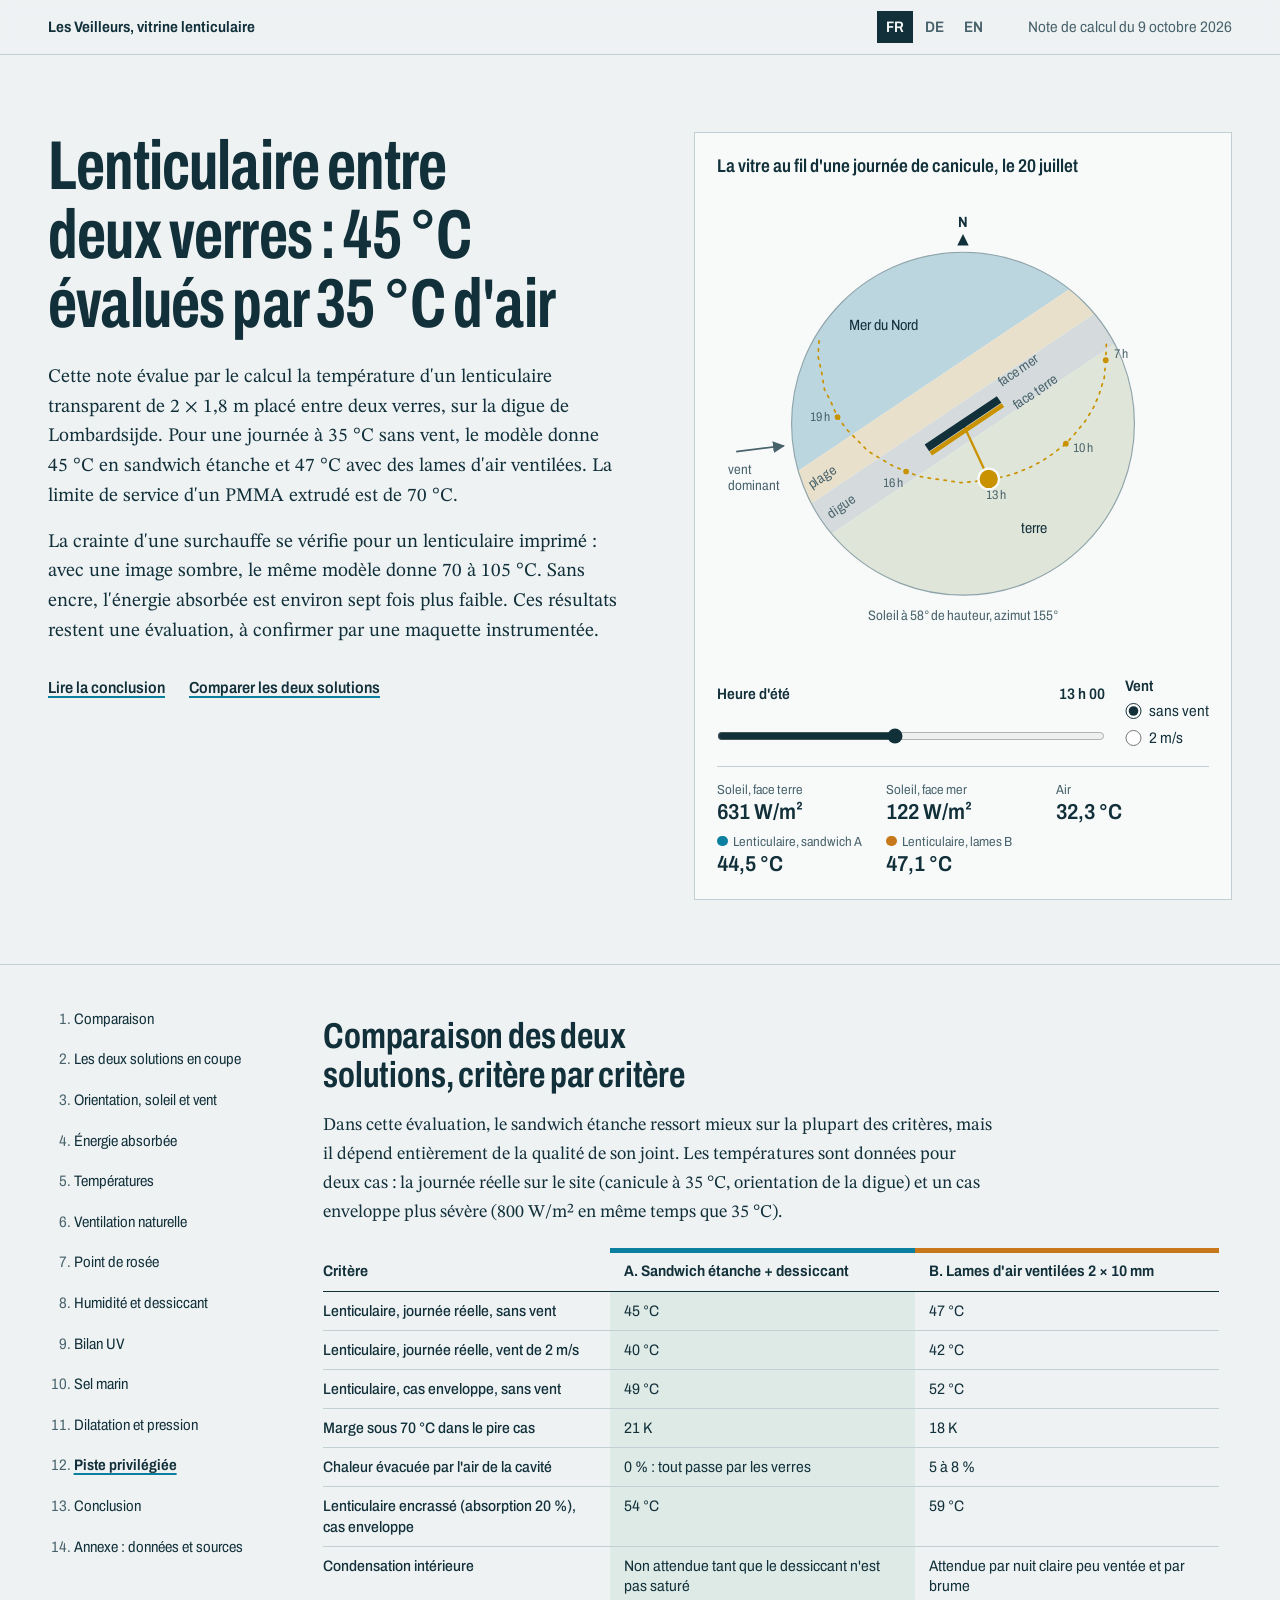
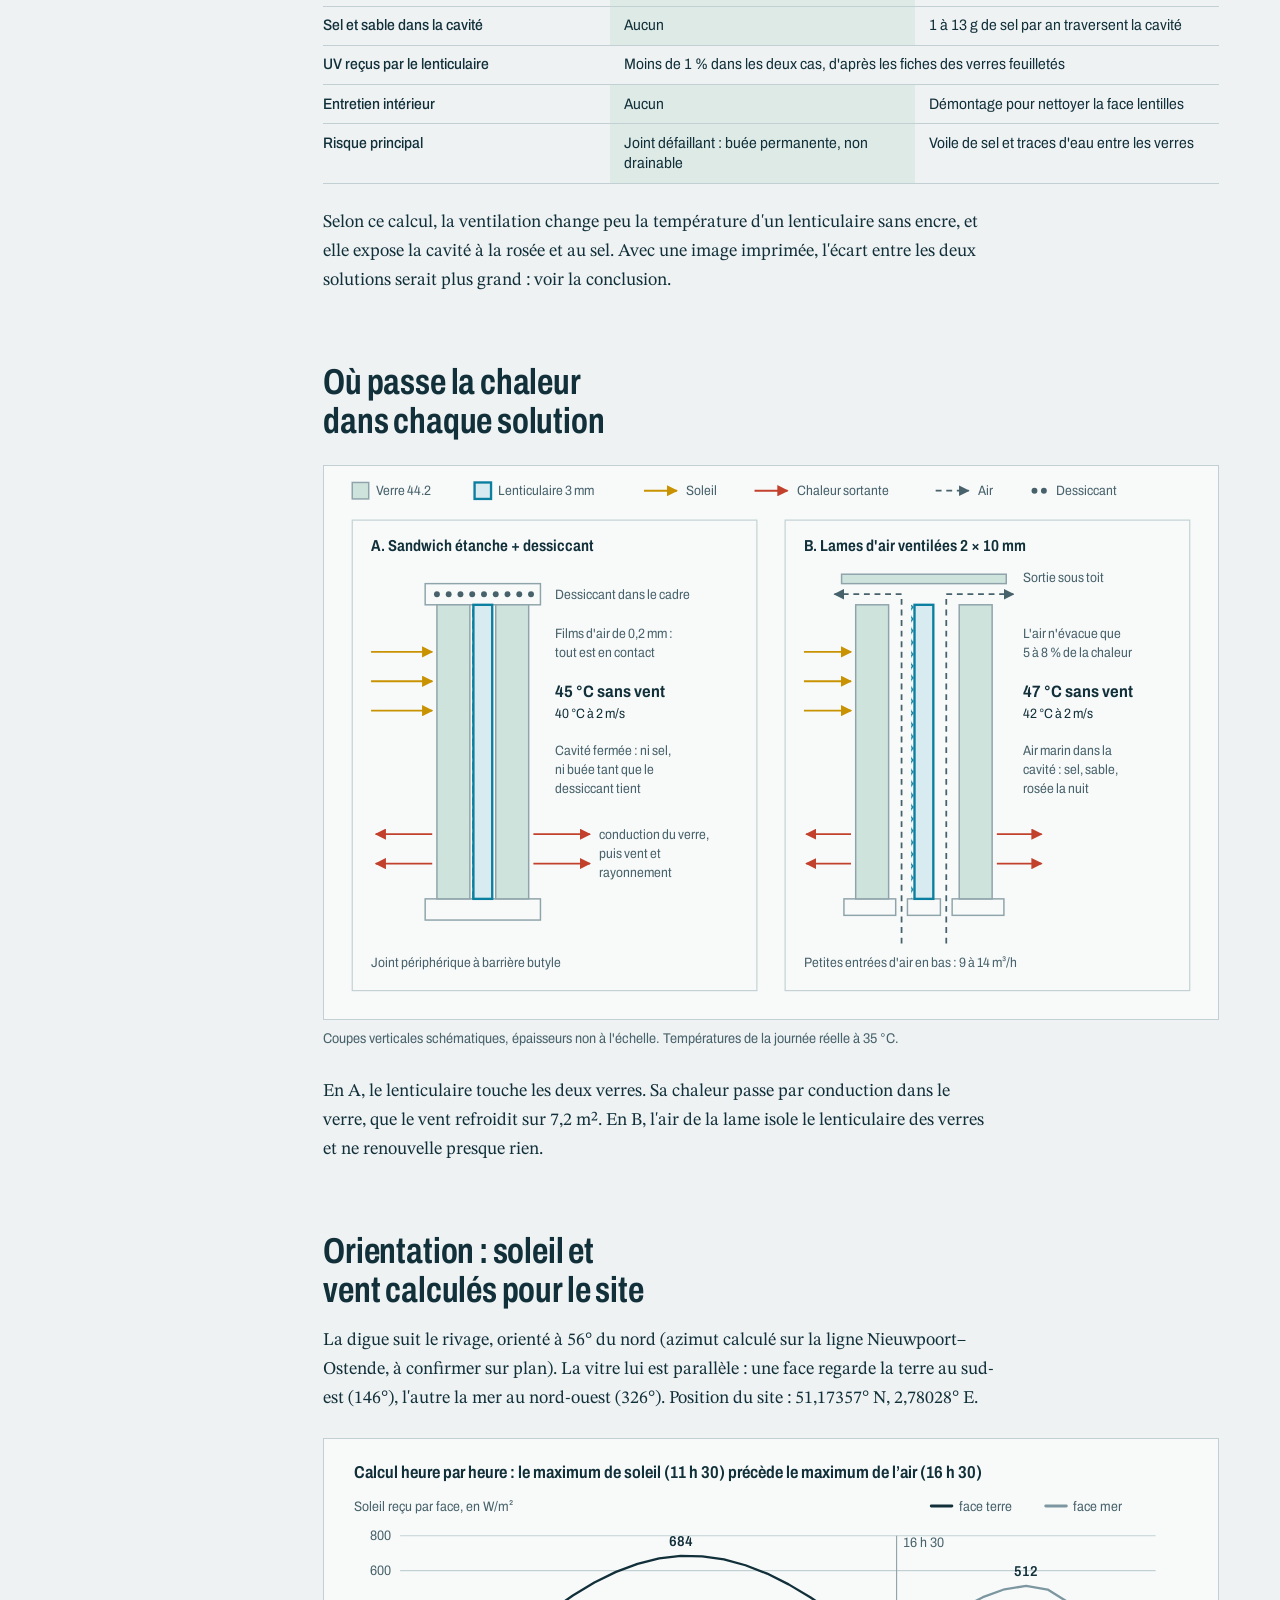
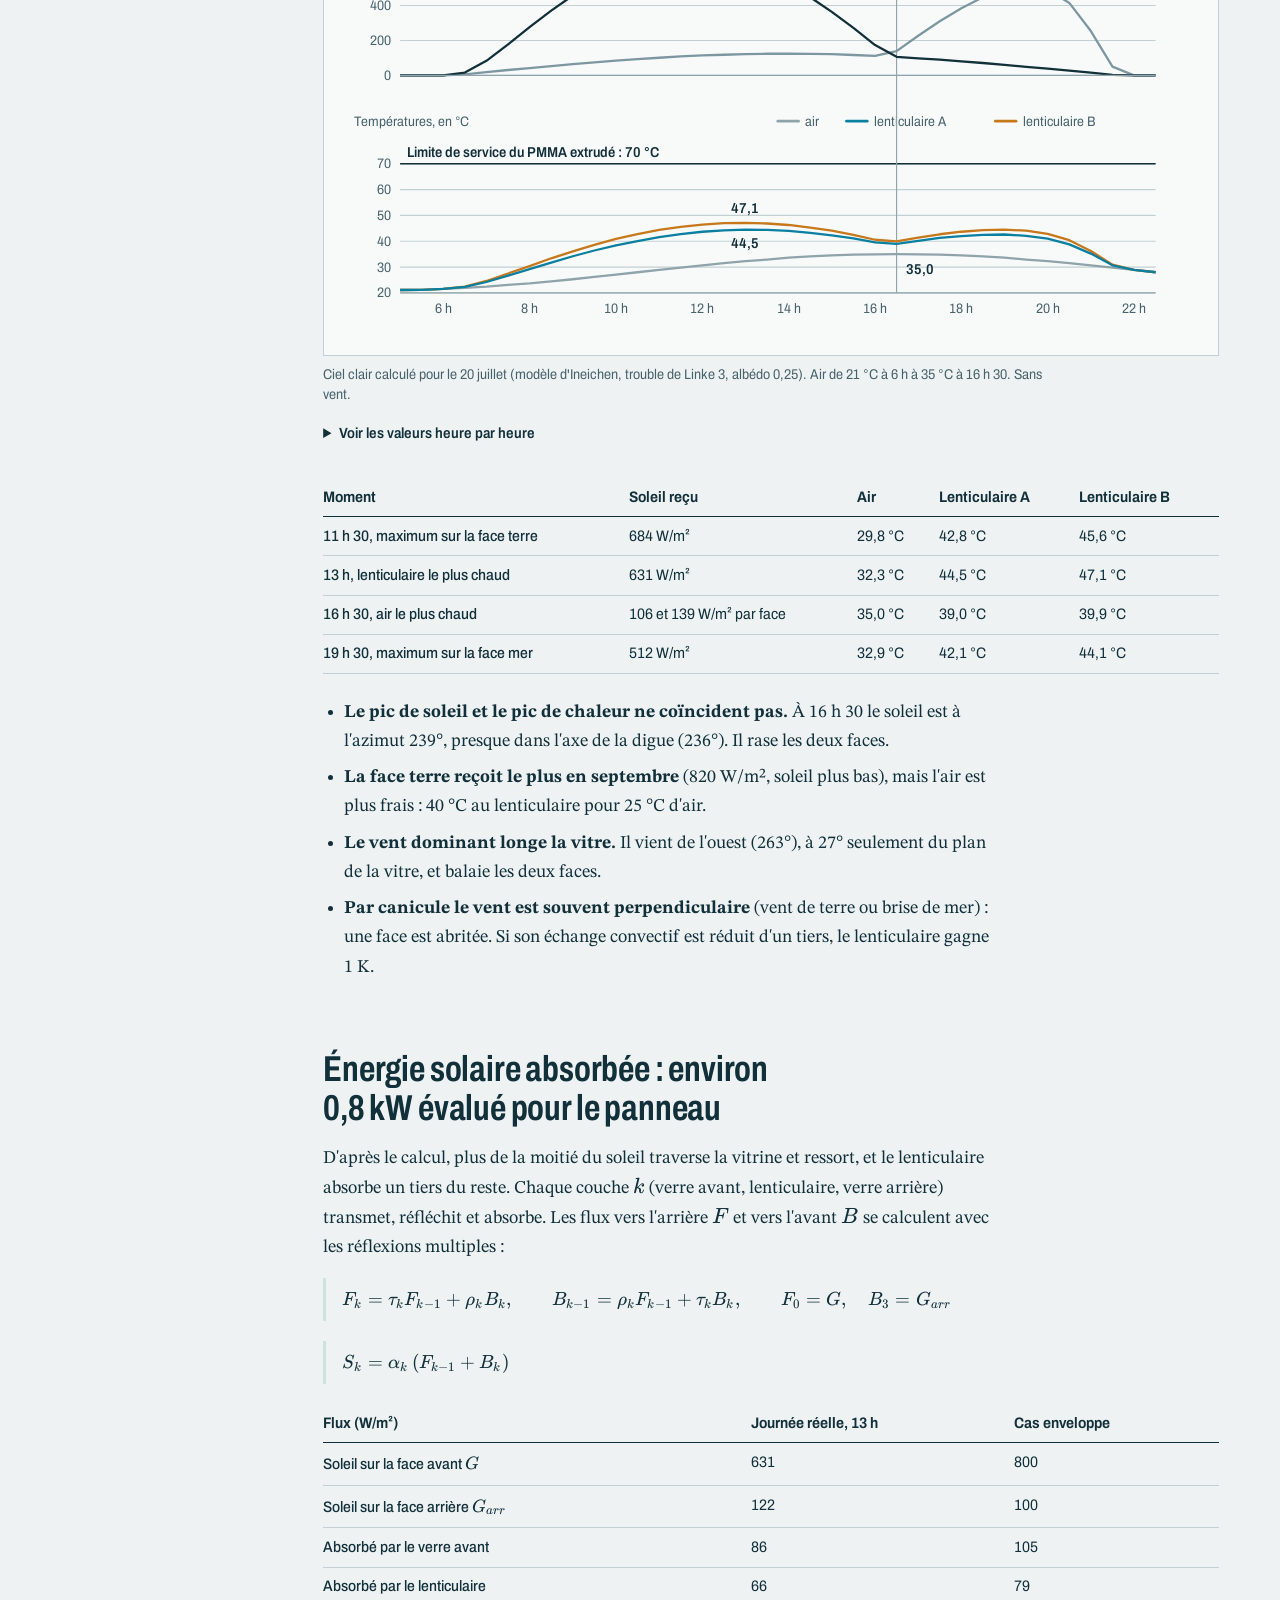
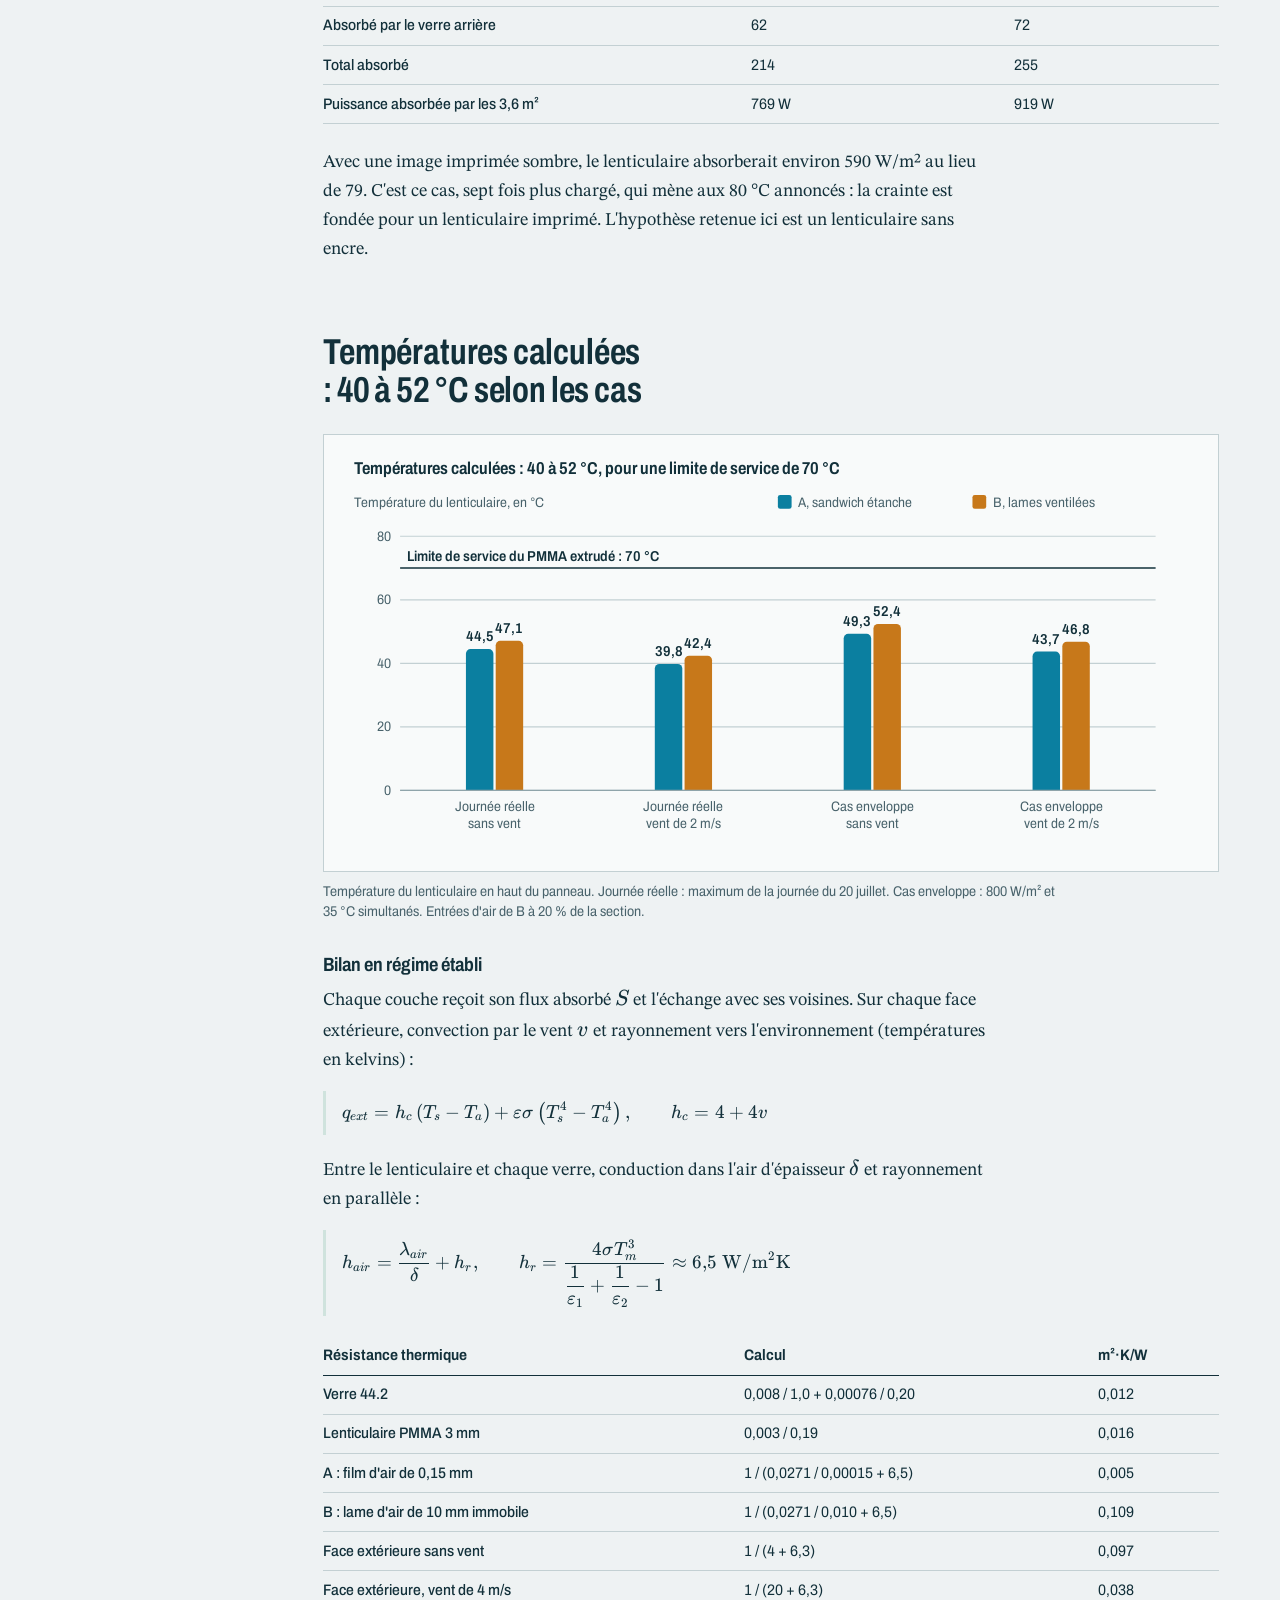
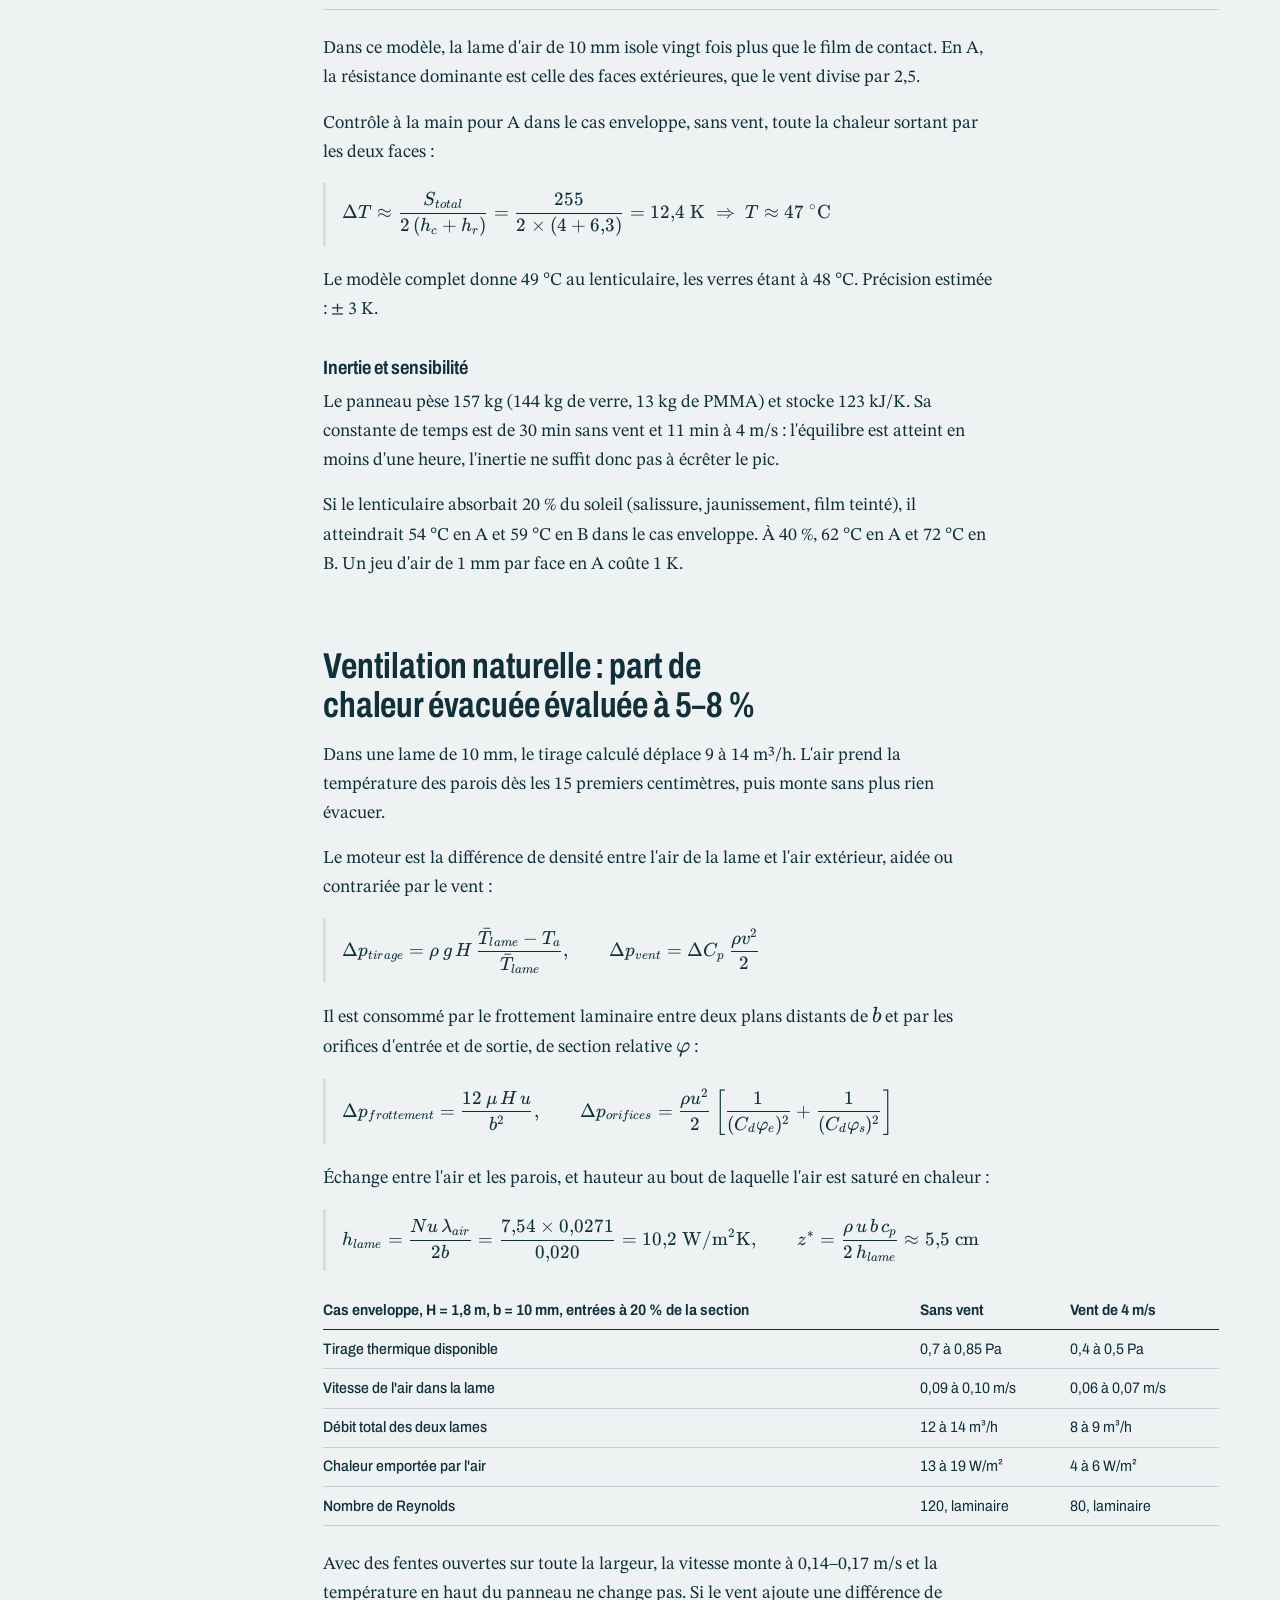
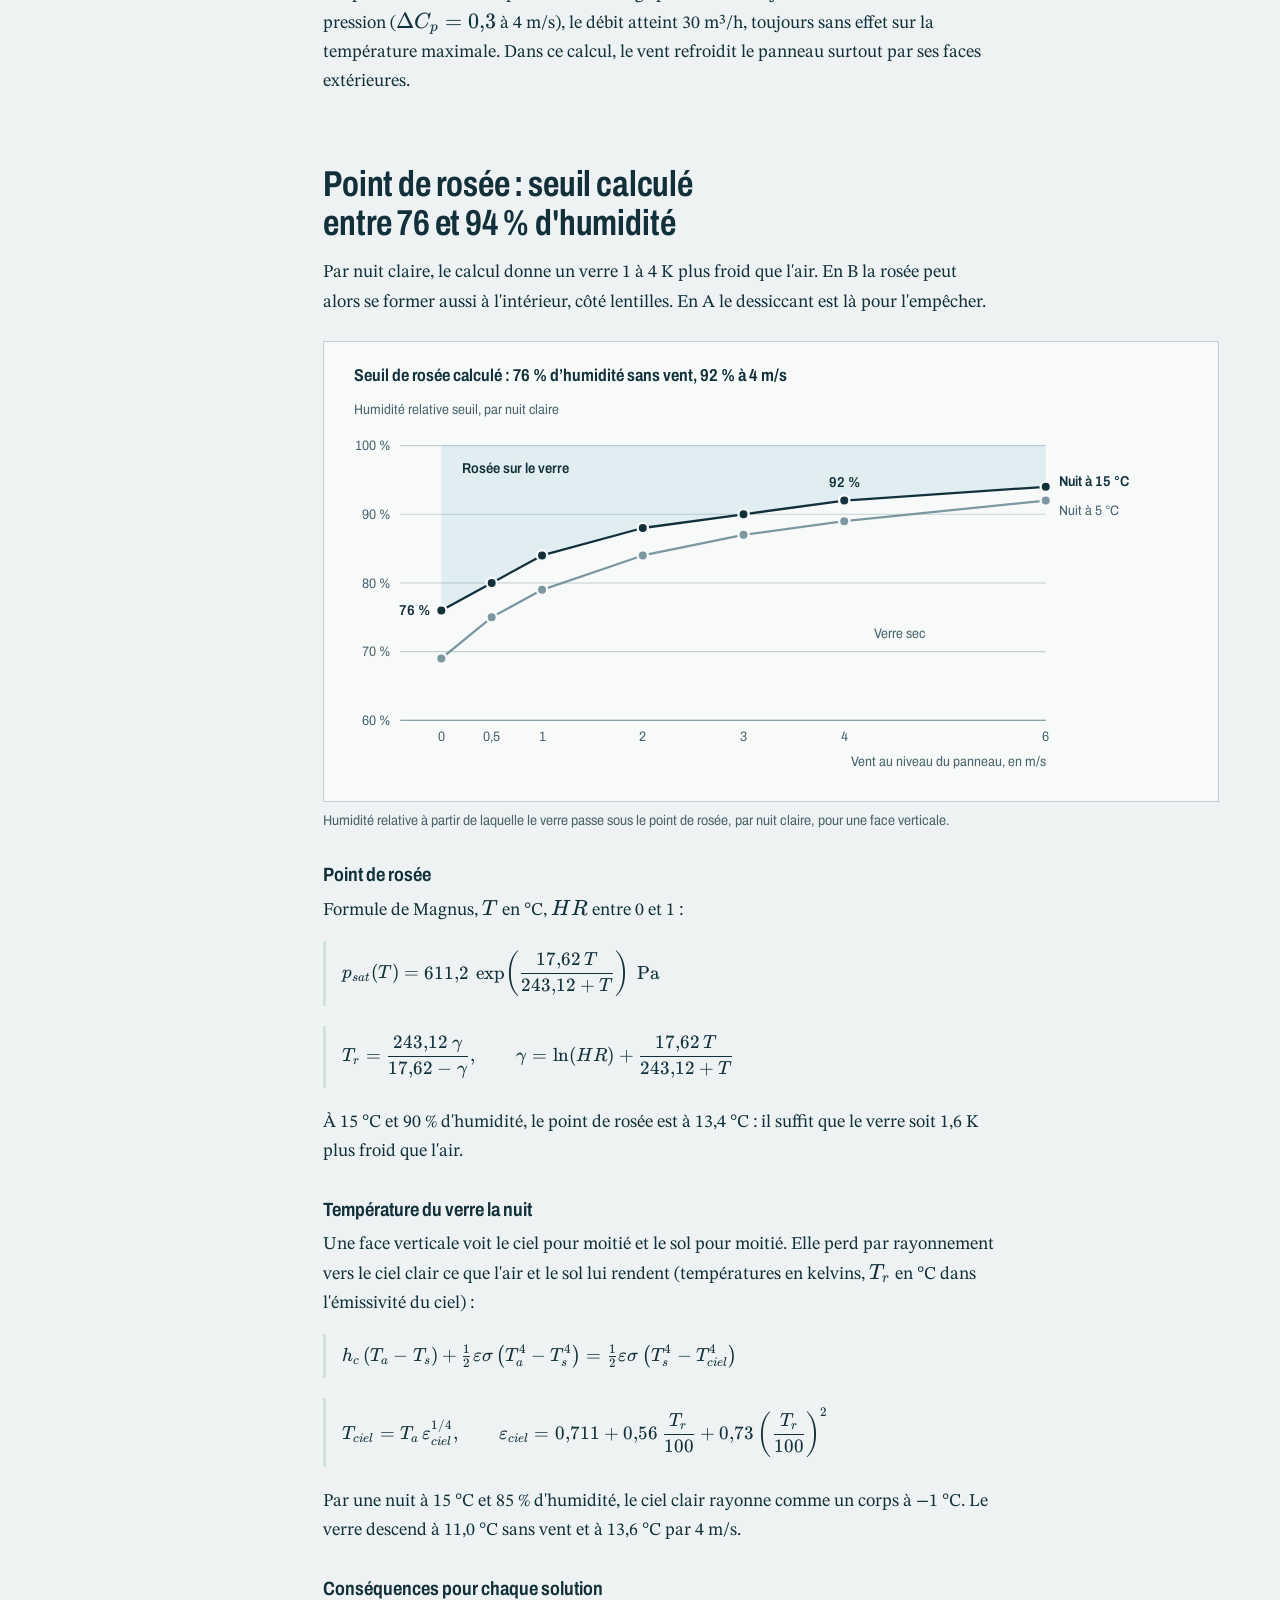
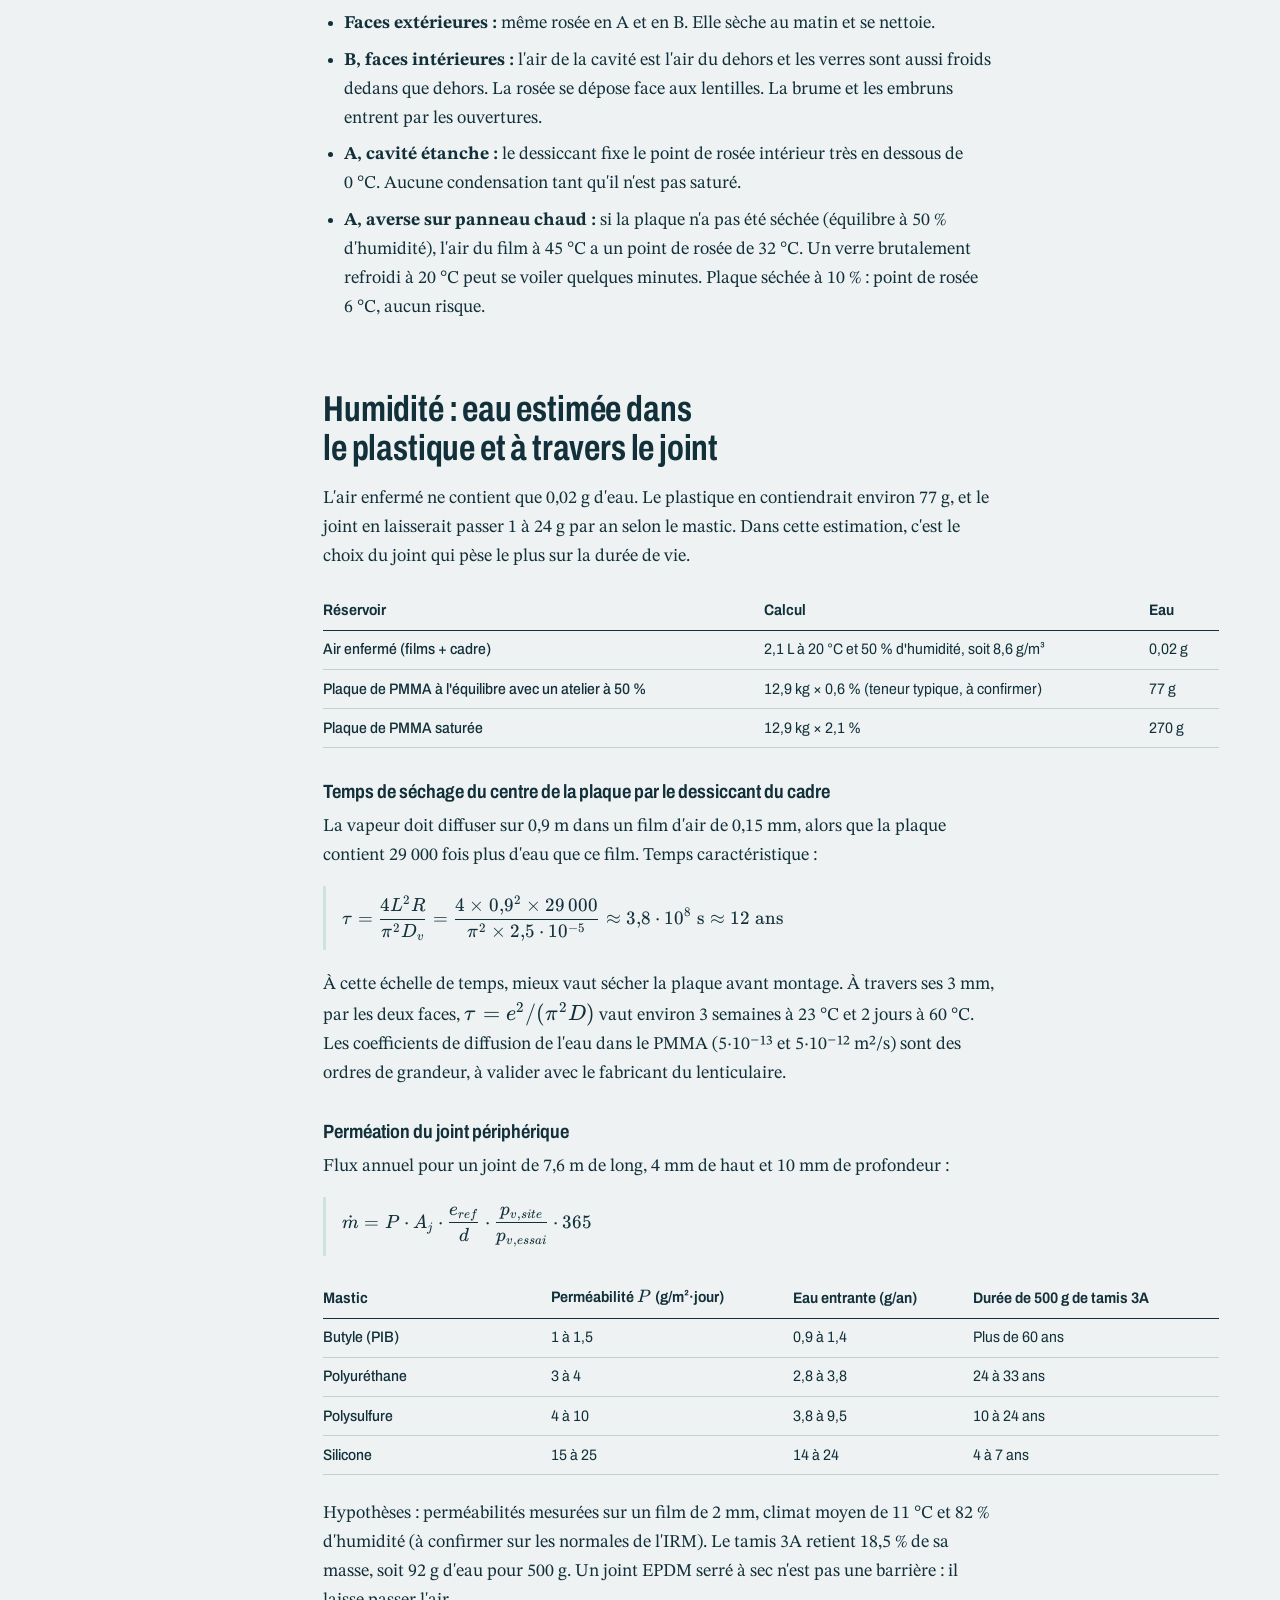
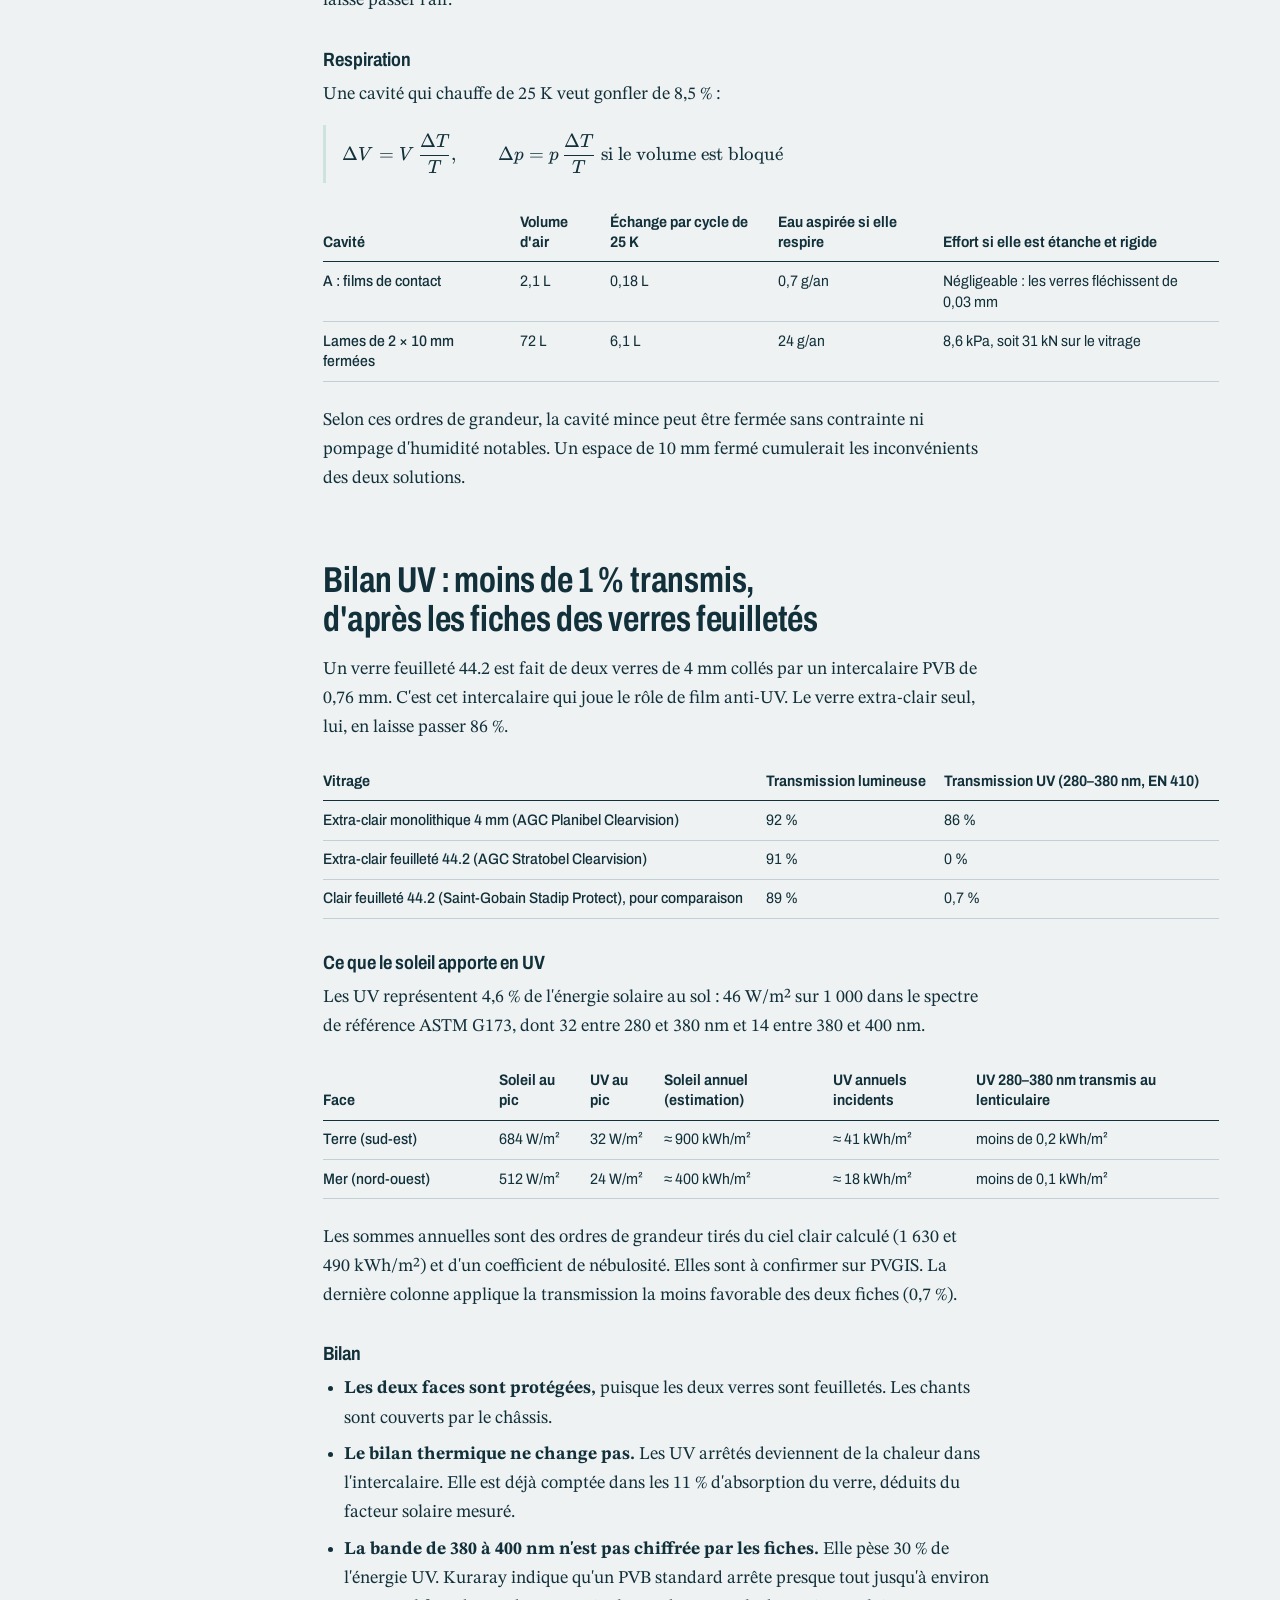
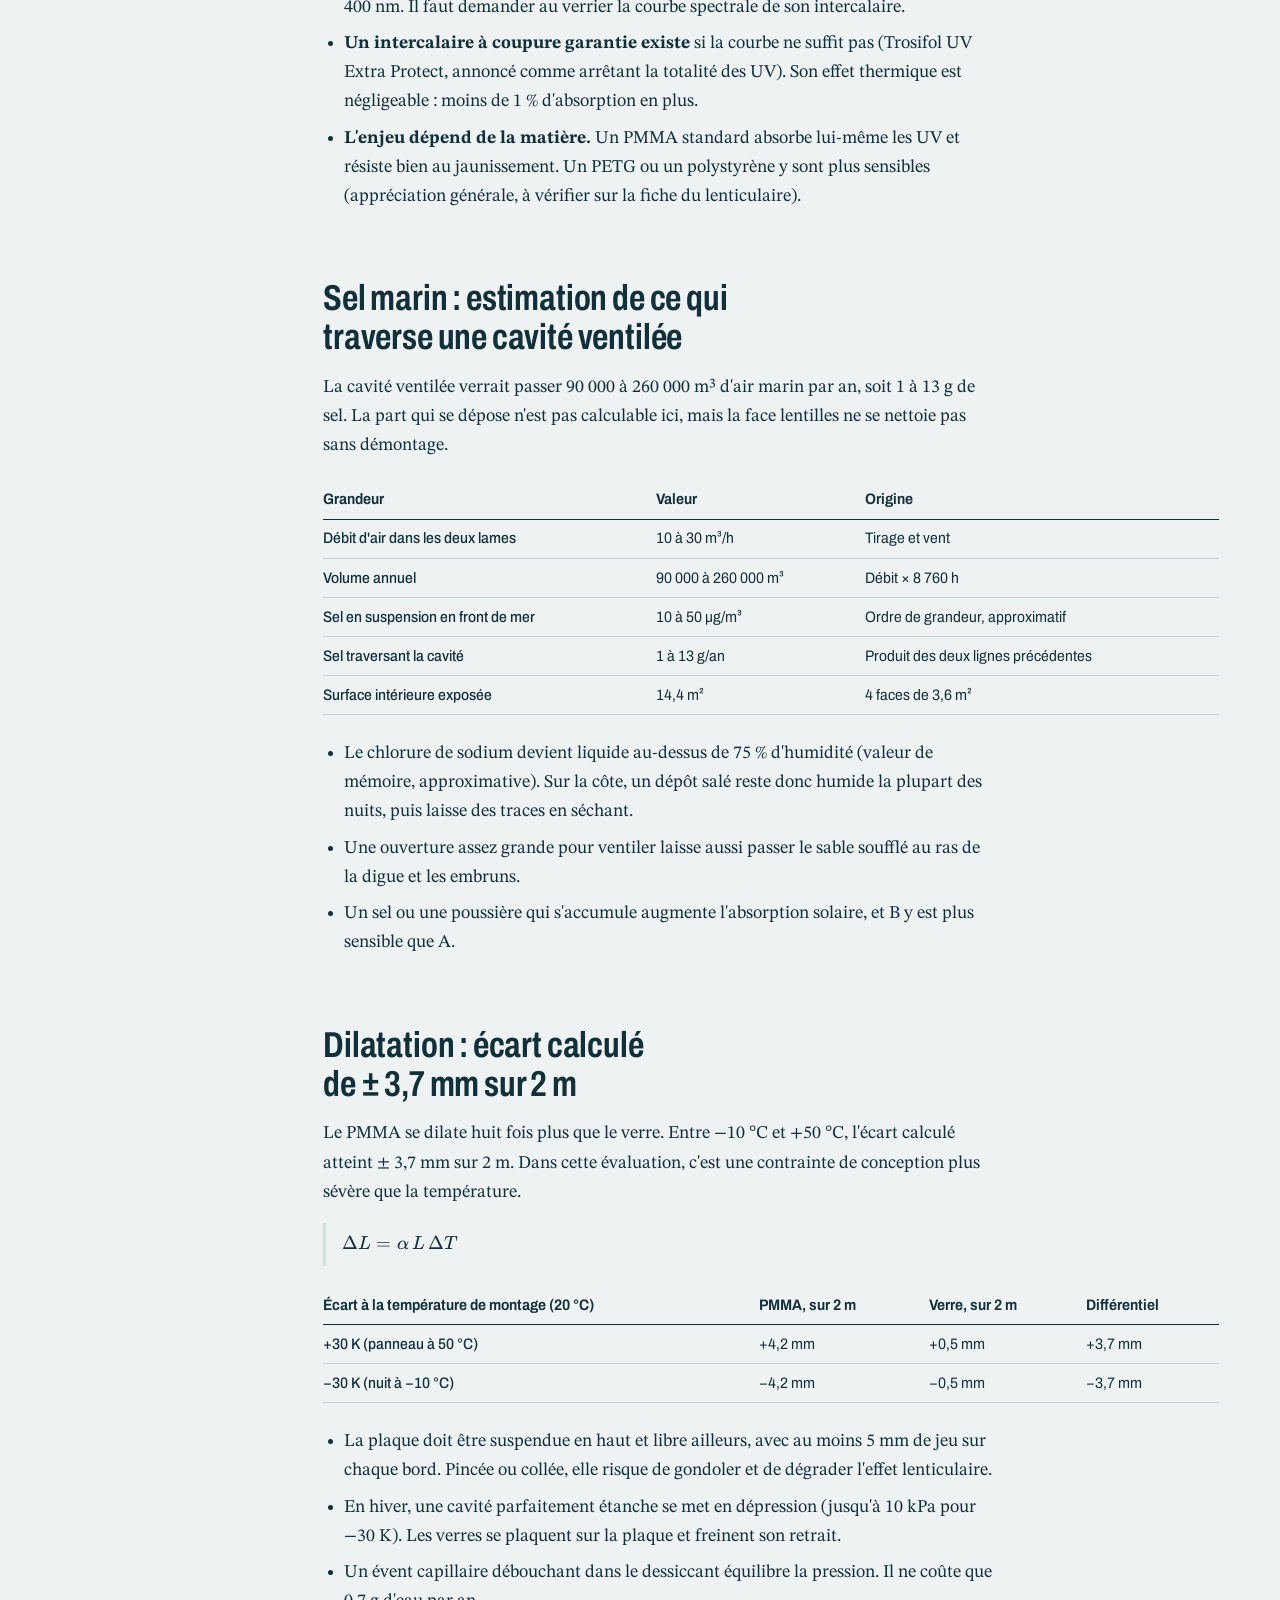
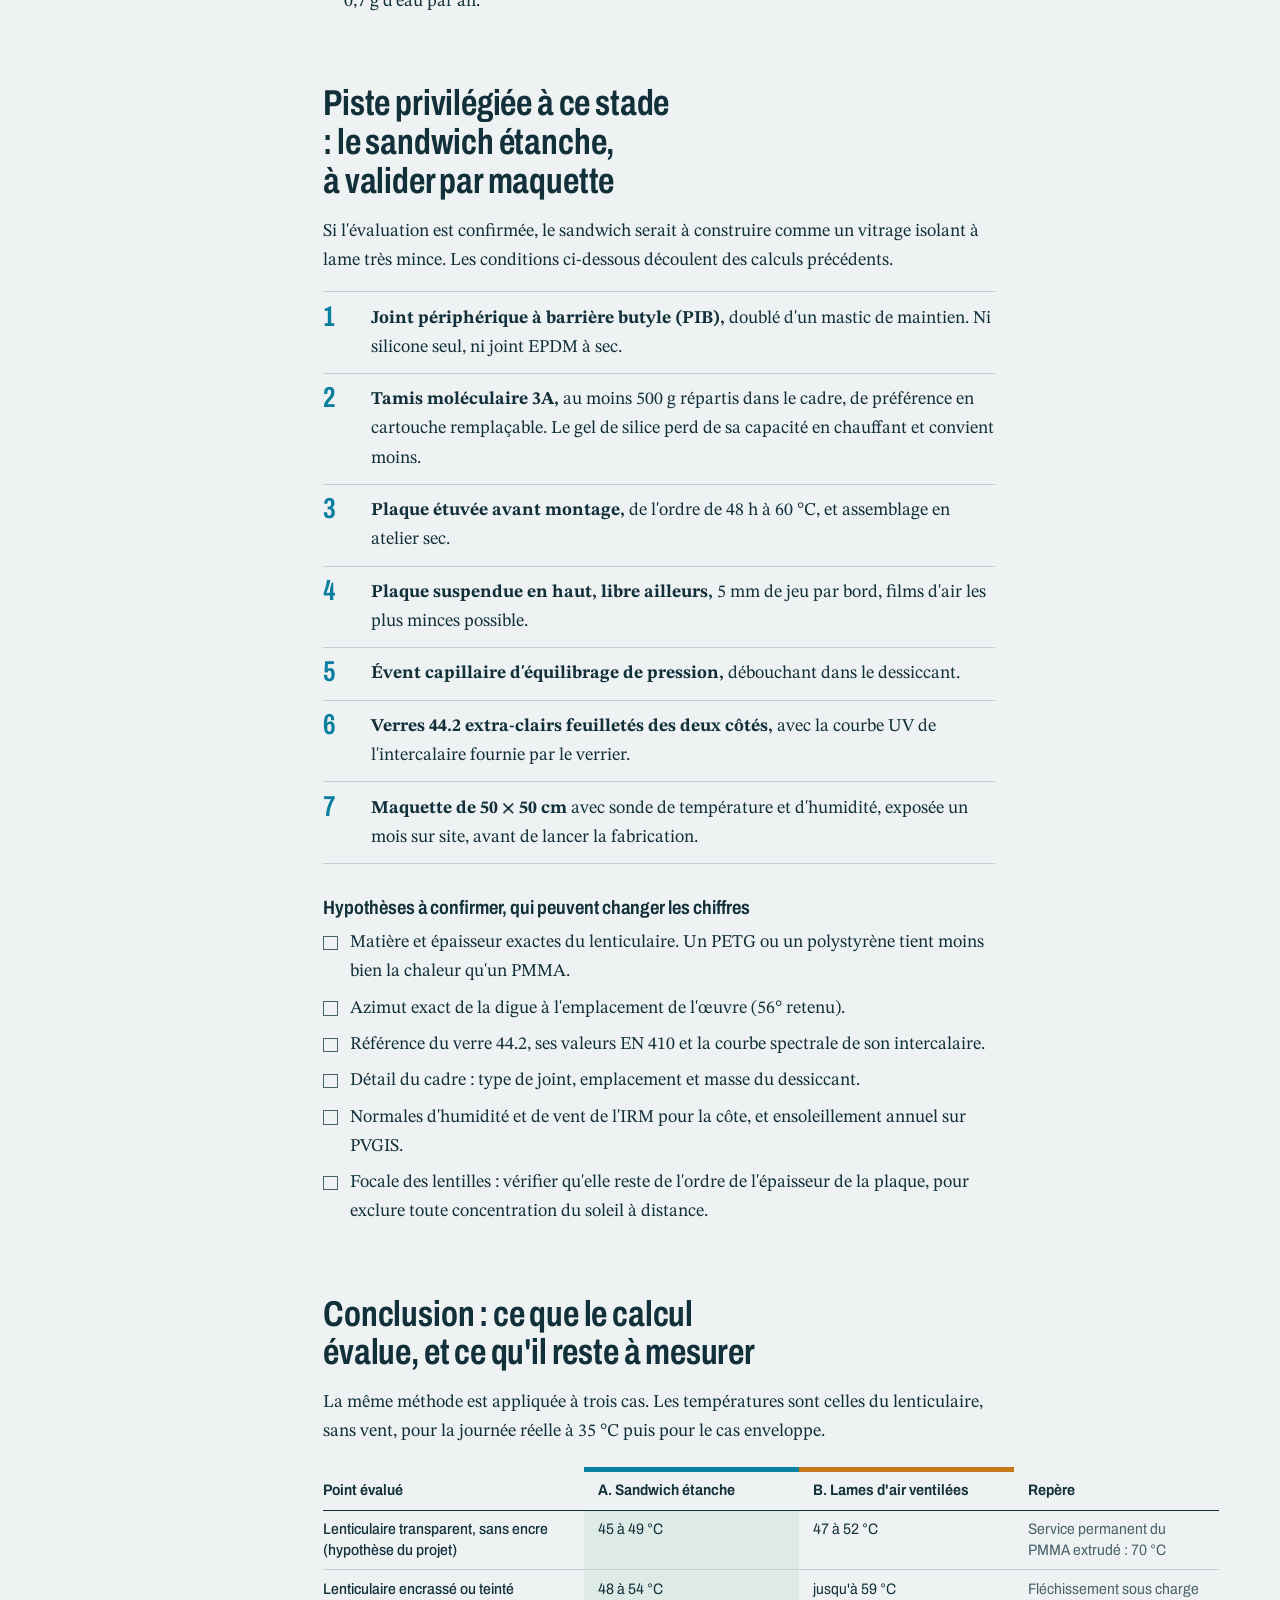
<file: index.html>
<!doctype html>
<html lang="fr">
<head>
<meta charset="utf-8">
<meta name="viewport" content="width=device-width, initial-scale=1">
<meta name="robots" content="noindex, nofollow">
<title>Les Veilleurs, vitrine lenticulaire : note de calcul</title>
<meta name="description" content="Note de calcul thermique, hygrométrique et UV pour la vitrine lenticulaire de 2 × 1,8 m posée sur la digue de Lombardsijde.">
<link rel="stylesheet" href="/assets/katex/katex.min.css">
<link rel="stylesheet" href="/assets/style.css">
</head>
<body>

<header class="bandeau">
  <a class="bandeau-titre" href="#haut">Les Veilleurs, vitrine lenticulaire</a>
  <nav class="langues" aria-label="Langue"><a href="/" hreflang="fr" lang="fr" aria-current="true">FR</a><a href="/de/" hreflang="de" lang="de">DE</a><a href="/en/" hreflang="en" lang="en">EN</a></nav>
  <span class="bandeau-date">Note de calcul du 9 octobre 2026</span>
</header>

<main id="haut">

<section class="ouverture">
  <div class="ouverture-texte">
    <h1>Lenticulaire entre deux verres : 45&nbsp;°C évalués par 35&nbsp;°C d'air</h1>
    <p class="chapeau">Cette note évalue par le calcul la température d'un lenticulaire transparent de 2&nbsp;×&nbsp;1,8&nbsp;m placé entre deux verres, sur la digue de Lombardsijde. Pour une journée à 35&nbsp;°C sans vent, le modèle donne 45&nbsp;°C en sandwich étanche et 47&nbsp;°C avec des lames d'air ventilées. La limite de service d'un PMMA extrudé est de 70&nbsp;°C.</p>
    <p class="chapeau">La crainte d'une surchauffe se vérifie pour un lenticulaire imprimé : avec une image sombre, le même modèle donne 70 à 105&nbsp;°C. Sans encre, l'énergie absorbée est environ sept fois plus faible. Ces résultats restent une évaluation, à confirmer par une maquette instrumentée.</p>
    <p class="ouverture-liens"><a href="#conclusion">Lire la conclusion</a><a href="#comparaison">Comparer les deux solutions</a></p>
  </div>

  <figure class="boussole" aria-labelledby="boussole-titre">
    <figcaption id="boussole-titre">La vitre au fil d'une journée de canicule, le 20 juillet</figcaption>
    <svg id="boussole-svg" viewBox="0 0 420 420" role="img" aria-label="Vue en plan : la digue, la mer au nord-ouest, la terre au sud-est, la vitre parallèle à la digue et la course du soleil"></svg>
    <div class="boussole-commande">
      <label for="heure">Heure d'été <output id="heure-lue" for="heure">13 h 00</output></label>
      <input id="heure" type="range" min="0" max="35" step="1" value="16">
      <fieldset class="vent-choix">
        <legend>Vent</legend>
        <label><input type="radio" name="vent" value="0" checked> sans vent</label>
        <label><input type="radio" name="vent" value="2"> 2&nbsp;m/s</label>
      </fieldset>
    </div>
    <dl class="boussole-lecture">
      <div><dt>Soleil, face terre</dt><dd id="l-terre">631 W/m²</dd></div>
      <div><dt>Soleil, face mer</dt><dd id="l-mer">122 W/m²</dd></div>
      <div><dt>Air</dt><dd id="l-air">32,3 °C</dd></div>
      <div class="serie-a"><dt>Lenticulaire, sandwich A</dt><dd id="l-a">44,5 °C</dd></div>
      <div class="serie-b"><dt>Lenticulaire, lames B</dt><dd id="l-b">47,1 °C</dd></div>
    </dl>
  </figure>
</section>

<div class="corps">

<nav class="sommaire" aria-label="Sommaire">
  <ol>
    <li><a href="#comparaison">Comparaison</a></li>
    <li><a href="#coupe">Les deux solutions en coupe</a></li>
    <li><a href="#orientation">Orientation, soleil et vent</a></li>
    <li><a href="#energie">Énergie absorbée</a></li>
    <li><a href="#temperatures">Températures</a></li>
    <li><a href="#ventilation">Ventilation naturelle</a></li>
    <li><a href="#rosee">Point de rosée</a></li>
    <li><a href="#dessiccant">Humidité et dessiccant</a></li>
    <li><a href="#uv">Bilan UV</a></li>
    <li><a href="#sel">Sel marin</a></li>
    <li><a href="#dilatation">Dilatation et pression</a></li>
    <li><a href="#recommandation">Piste privilégiée</a></li>
    <li><a href="#conclusion">Conclusion</a></li>
    <li><a href="#donnees">Annexe : données et sources</a></li>
  </ol>
</nav>

<article class="note">

<section id="comparaison">
  <h2>Comparaison des deux solutions, critère par critère</h2>
  <p>Dans cette évaluation, le sandwich étanche ressort mieux sur la plupart des critères, mais il dépend entièrement de la qualité de son joint. Les températures sont données pour deux cas : la journée réelle sur le site (canicule à 35&nbsp;°C, orientation de la digue) et un cas enveloppe plus sévère (800&nbsp;W/m² en même temps que 35&nbsp;°C).</p>
  <div class="defile">
  <table class="deux-vitres">
    <thead>
      <tr><th scope="col">Critère</th><th scope="col" class="col-a">A. Sandwich étanche + dessiccant</th><th scope="col" class="col-b">B. Lames d'air ventilées 2&nbsp;×&nbsp;10&nbsp;mm</th></tr>
    </thead>
    <tbody>
      <tr><th scope="row">Lenticulaire, journée réelle, sans vent</th><td>45&nbsp;°C</td><td>47&nbsp;°C</td></tr>
      <tr><th scope="row">Lenticulaire, journée réelle, vent de 2&nbsp;m/s</th><td>40&nbsp;°C</td><td>42&nbsp;°C</td></tr>
      <tr><th scope="row">Lenticulaire, cas enveloppe, sans vent</th><td>49&nbsp;°C</td><td>52&nbsp;°C</td></tr>
      <tr><th scope="row">Marge sous 70&nbsp;°C dans le pire cas</th><td>21&nbsp;K</td><td>18&nbsp;K</td></tr>
      <tr><th scope="row">Chaleur évacuée par l'air de la cavité</th><td>0&nbsp;% : tout passe par les verres</td><td>5 à 8&nbsp;%</td></tr>
      <tr><th scope="row">Lenticulaire encrassé (absorption 20&nbsp;%), cas enveloppe</th><td>54&nbsp;°C</td><td>59&nbsp;°C</td></tr>
      <tr><th scope="row">Condensation intérieure</th><td>Non attendue tant que le dessiccant n'est pas saturé</td><td>Attendue par nuit claire peu ventée et par brume</td></tr>
      <tr><th scope="row">Sel et sable dans la cavité</th><td>Aucun</td><td>1 à 13&nbsp;g de sel par an traversent la cavité</td></tr>
      <tr><th scope="row">UV reçus par le lenticulaire</th><td colspan="2">Moins de 1&nbsp;% dans les deux cas, d'après les fiches des verres feuilletés</td></tr>
      <tr><th scope="row">Entretien intérieur</th><td>Aucun</td><td>Démontage pour nettoyer la face lentilles</td></tr>
      <tr><th scope="row">Risque principal</th><td>Joint défaillant : buée permanente, non drainable</td><td>Voile de sel et traces d'eau entre les verres</td></tr>
    </tbody>
  </table>
  </div>
  <p>Selon ce calcul, la ventilation change peu la température d'un lenticulaire sans encre, et elle expose la cavité à la rosée et au sel. Avec une image imprimée, l'écart entre les deux solutions serait plus grand : voir la conclusion.</p>
</section>

<section id="coupe">
  <h2>Où passe la chaleur dans chaque solution</h2>
  <figure class="large">
    <svg viewBox="0 0 760 470" role="img" aria-label="Coupes verticales des deux solutions : sandwich étanche à gauche, lames d'air ventilées à droite" class="coupe">
      <defs>
        <marker id="m-soleil" viewBox="0 0 10 10" refX="9" refY="5" markerWidth="6" markerHeight="6" orient="auto-start-reverse"><path d="M0 0L10 5L0 10z" fill="#C99200"/></marker>
        <marker id="m-chaud" viewBox="0 0 10 10" refX="9" refY="5" markerWidth="6" markerHeight="6" orient="auto-start-reverse"><path d="M0 0L10 5L0 10z" fill="#C2412D"/></marker>
        <marker id="m-air" viewBox="0 0 10 10" refX="9" refY="5" markerWidth="6" markerHeight="6" orient="auto-start-reverse"><path d="M0 0L10 5L0 10z" fill="#48626B"/></marker>
        <pattern id="lentilles" width="6" height="10" patternUnits="userSpaceOnUse"><path d="M3 0a5.67 5.67 0 0 0 0 10" fill="none" stroke="#0B7FA0" stroke-width="1.2"/></pattern>
      </defs>

      <g class="legende">
        <rect x="24" y="14" width="14" height="14" class="f-verre"/><text x="44" y="25">Verre 44.2</text>
        <rect x="128" y="14" width="14" height="14" class="f-lent"/><text x="148" y="25">Lenticulaire 3 mm</text>
        <line x1="272" x2="300" y1="21" y2="21" class="l-soleil" marker-end="url(#m-soleil)"/><text x="308" y="25">Soleil</text>
        <line x1="366" x2="394" y1="21" y2="21" class="l-chaud" marker-end="url(#m-chaud)"/><text x="402" y="25">Chaleur sortante</text>
        <line x1="520" x2="548" y1="21" y2="21" class="l-air" marker-end="url(#m-air)"/><text x="556" y="25">Air</text>
        <circle cx="604" cy="21" r="2.5" class="p-dess"/><circle cx="612" cy="21" r="2.5" class="p-dess"/><text x="622" y="25">Dessiccant</text>
      </g>

      <g>
        <rect x="24" y="46" width="344" height="400" class="cadre-a"/>
        <text x="40" y="72" class="nom">A. Sandwich étanche + dessiccant</text>
        <rect x="86" y="100" width="98" height="18" class="chassis"/>
        <g class="p-dess"><circle cx="96" cy="109" r="2.5"/><circle cx="106" cy="109" r="2.5"/><circle cx="116" cy="109" r="2.5"/><circle cx="126" cy="109" r="2.5"/><circle cx="136" cy="109" r="2.5"/><circle cx="146" cy="109" r="2.5"/><circle cx="156" cy="109" r="2.5"/><circle cx="166" cy="109" r="2.5"/><circle cx="176" cy="109" r="2.5"/></g>
        <rect x="86" y="368" width="98" height="18" class="chassis"/>
        <rect x="96" y="118" width="28" height="250" class="f-verre"/>
        <rect x="124" y="118" width="6" height="250" fill="url(#lentilles)"/>
        <rect x="127" y="118" width="16" height="250" class="f-lent"/>
        <rect x="146" y="118" width="28" height="250" class="f-verre"/>
        <line x1="40" x2="92" y1="158" y2="158" class="l-soleil" marker-end="url(#m-soleil)"/>
        <line x1="40" x2="92" y1="183" y2="183" class="l-soleil" marker-end="url(#m-soleil)"/>
        <line x1="40" x2="92" y1="208" y2="208" class="l-soleil" marker-end="url(#m-soleil)"/>
        <line x1="92" x2="44" y1="313" y2="313" class="l-chaud" marker-end="url(#m-chaud)"/>
        <line x1="92" x2="44" y1="338" y2="338" class="l-chaud" marker-end="url(#m-chaud)"/>
        <line x1="178" x2="226" y1="313" y2="313" class="l-chaud" marker-end="url(#m-chaud)"/>
        <line x1="178" x2="226" y1="338" y2="338" class="l-chaud" marker-end="url(#m-chaud)"/>
        <text x="196" y="113">Dessiccant dans le cadre</text>
        <text x="196" y="146">Films d'air de 0,2 mm :</text>
        <text x="196" y="162">tout est en contact</text>
        <text x="196" y="196" class="chiffre">45 °C sans vent</text>
        <text x="196" y="214" class="fort">40 °C à 2 m/s</text>
        <text x="196" y="246">Cavité fermée : ni sel,</text>
        <text x="196" y="262">ni buée tant que le</text>
        <text x="196" y="278">dessiccant tient</text>
        <text x="234" y="317">conduction du verre,</text>
        <text x="234" y="333">puis vent et</text>
        <text x="234" y="349">rayonnement</text>
        <text x="40" y="426">Joint périphérique à barrière butyle</text>
      </g>

      <g>
        <rect x="392" y="46" width="344" height="400" class="cadre-b"/>
        <text x="408" y="72" class="nom">B. Lames d'air ventilées 2 × 10 mm</text>
        <rect x="440" y="92" width="140" height="8" class="f-verre"/>
        <rect x="442" y="368" width="44" height="14" class="chassis"/>
        <rect x="496" y="368" width="28" height="14" class="chassis"/>
        <rect x="534" y="368" width="44" height="14" class="chassis"/>
        <rect x="452" y="118" width="28" height="250" class="f-verre"/>
        <rect x="499" y="118" width="6" height="250" fill="url(#lentilles)"/>
        <rect x="502" y="118" width="16" height="250" class="f-lent"/>
        <rect x="540" y="118" width="28" height="250" class="f-verre"/>
        <path d="M491 406V109H434" class="l-air" marker-end="url(#m-air)"/>
        <path d="M529 406V109H586" class="l-air" marker-end="url(#m-air)"/>
        <line x1="408" x2="448" y1="158" y2="158" class="l-soleil" marker-end="url(#m-soleil)"/>
        <line x1="408" x2="448" y1="183" y2="183" class="l-soleil" marker-end="url(#m-soleil)"/>
        <line x1="408" x2="448" y1="208" y2="208" class="l-soleil" marker-end="url(#m-soleil)"/>
        <line x1="448" x2="410" y1="313" y2="313" class="l-chaud" marker-end="url(#m-chaud)"/>
        <line x1="448" x2="410" y1="338" y2="338" class="l-chaud" marker-end="url(#m-chaud)"/>
        <line x1="572" x2="610" y1="313" y2="313" class="l-chaud" marker-end="url(#m-chaud)"/>
        <line x1="572" x2="610" y1="338" y2="338" class="l-chaud" marker-end="url(#m-chaud)"/>
        <text x="594" y="99">Sortie sous toit</text>
        <text x="594" y="146">L'air n'évacue que</text>
        <text x="594" y="162">5 à 8 % de la chaleur</text>
        <text x="594" y="196" class="chiffre">47 °C sans vent</text>
        <text x="594" y="214" class="fort">42 °C à 2 m/s</text>
        <text x="594" y="246">Air marin dans la</text>
        <text x="594" y="262">cavité : sel, sable,</text>
        <text x="594" y="278">rosée la nuit</text>
        <text x="408" y="426">Petites entrées d'air en bas : 9 à 14 m³/h</text>
      </g>
    </svg>
    <figcaption>Coupes verticales schématiques, épaisseurs non à l'échelle. Températures de la journée réelle à 35&nbsp;°C.</figcaption>
  </figure>
  <p>En A, le lenticulaire touche les deux verres. Sa chaleur passe par conduction dans le verre, que le vent refroidit sur 7,2&nbsp;m². En B, l'air de la lame isole le lenticulaire des verres et ne renouvelle presque rien.</p>
</section>

<section id="orientation">
  <h2>Orientation : soleil et vent calculés pour le site</h2>
  <p>La digue suit le rivage, orienté à 56° du nord (azimut calculé sur la ligne Nieuwpoort–Ostende, à confirmer sur plan). La vitre lui est parallèle : une face regarde la terre au sud-est (146°), l'autre la mer au nord-ouest (326°). Position du site : 51,17357°&nbsp;N, 2,78028°&nbsp;E.</p>
  <figure class="large">
    <div id="g-jour" class="graphe"></div>
    <figcaption>Ciel clair calculé pour le 20 juillet (modèle d'Ineichen, trouble de Linke 3, albédo 0,25). Air de 21&nbsp;°C à 6&nbsp;h à 35&nbsp;°C à 16&nbsp;h&nbsp;30. Sans vent.</figcaption>
    <details><summary>Voir les valeurs heure par heure</summary><div class="defile" id="t-jour"></div></details>
  </figure>
  <div class="defile">
  <table>
    <thead><tr><th scope="col">Moment</th><th scope="col">Soleil reçu</th><th scope="col">Air</th><th scope="col">Lenticulaire A</th><th scope="col">Lenticulaire B</th></tr></thead>
    <tbody>
      <tr><th scope="row">11&nbsp;h&nbsp;30, maximum sur la face terre</th><td>684&nbsp;W/m²</td><td>29,8&nbsp;°C</td><td>42,8&nbsp;°C</td><td>45,6&nbsp;°C</td></tr>
      <tr><th scope="row">13&nbsp;h, lenticulaire le plus chaud</th><td>631&nbsp;W/m²</td><td>32,3&nbsp;°C</td><td>44,5&nbsp;°C</td><td>47,1&nbsp;°C</td></tr>
      <tr><th scope="row">16&nbsp;h&nbsp;30, air le plus chaud</th><td>106 et 139&nbsp;W/m² par face</td><td>35,0&nbsp;°C</td><td>39,0&nbsp;°C</td><td>39,9&nbsp;°C</td></tr>
      <tr><th scope="row">19&nbsp;h&nbsp;30, maximum sur la face mer</th><td>512&nbsp;W/m²</td><td>32,9&nbsp;°C</td><td>42,1&nbsp;°C</td><td>44,1&nbsp;°C</td></tr>
    </tbody>
  </table>
  </div>
  <ul>
    <li><strong>Le pic de soleil et le pic de chaleur ne coïncident pas.</strong> À 16&nbsp;h&nbsp;30 le soleil est à l'azimut 239°, presque dans l'axe de la digue (236°). Il rase les deux faces.</li>
    <li><strong>La face terre reçoit le plus en septembre</strong> (820&nbsp;W/m², soleil plus bas), mais l'air est plus frais : 40&nbsp;°C au lenticulaire pour 25&nbsp;°C d'air.</li>
    <li><strong>Le vent dominant longe la vitre.</strong> Il vient de l'ouest (263°), à 27° seulement du plan de la vitre, et balaie les deux faces.</li>
    <li><strong>Par canicule le vent est souvent perpendiculaire</strong> (vent de terre ou brise de mer) : une face est abritée. Si son échange convectif est réduit d'un tiers, le lenticulaire gagne 1&nbsp;K.</li>
  </ul>
</section>

<section id="energie">
  <h2>Énergie solaire absorbée : environ 0,8&nbsp;kW évalué pour le panneau</h2>
  <p>D'après le calcul, plus de la moitié du soleil traverse la vitrine et ressort, et le lenticulaire absorbe un tiers du reste. Chaque couche \(k\) (verre avant, lenticulaire, verre arrière) transmet, réfléchit et absorbe. Les flux vers l'arrière \(F\) et vers l'avant \(B\) se calculent avec les réflexions multiples :</p>
  <div class="formule">\[F_k = \tau_k F_{k-1} + \rho_k B_k, \qquad B_{k-1} = \rho_k F_{k-1} + \tau_k B_k, \qquad F_0 = G, \quad B_3 = G_{arr}\]</div>
  <div class="formule">\[S_k = \alpha_k \left( F_{k-1} + B_k \right)\]</div>
  <div class="defile">
  <table>
    <thead><tr><th scope="col">Flux (W/m²)</th><th scope="col">Journée réelle, 13&nbsp;h</th><th scope="col">Cas enveloppe</th></tr></thead>
    <tbody>
      <tr><th scope="row">Soleil sur la face avant \(G\)</th><td>631</td><td>800</td></tr>
      <tr><th scope="row">Soleil sur la face arrière \(G_{arr}\)</th><td>122</td><td>100</td></tr>
      <tr><th scope="row">Absorbé par le verre avant</th><td>86</td><td>105</td></tr>
      <tr><th scope="row">Absorbé par le lenticulaire</th><td>66</td><td>79</td></tr>
      <tr><th scope="row">Absorbé par le verre arrière</th><td>62</td><td>72</td></tr>
      <tr><th scope="row">Total absorbé</th><td>214</td><td>255</td></tr>
      <tr><th scope="row">Puissance absorbée par les 3,6&nbsp;m²</th><td>769&nbsp;W</td><td>919&nbsp;W</td></tr>
    </tbody>
  </table>
  </div>
  <p>Avec une image imprimée sombre, le lenticulaire absorberait environ 590&nbsp;W/m² au lieu de 79. C'est ce cas, sept fois plus chargé, qui mène aux 80&nbsp;°C annoncés : la crainte est fondée pour un lenticulaire imprimé. L'hypothèse retenue ici est un lenticulaire sans encre.</p>
</section>

<section id="temperatures">
  <h2>Températures calculées : 40 à 52&nbsp;°C selon les cas</h2>
  <figure class="large">
    <div id="g-temp" class="graphe"></div>
    <figcaption>Température du lenticulaire en haut du panneau. Journée réelle : maximum de la journée du 20 juillet. Cas enveloppe : 800&nbsp;W/m² et 35&nbsp;°C simultanés. Entrées d'air de B à 20&nbsp;% de la section.</figcaption>
  </figure>
  <h3>Bilan en régime établi</h3>
  <p>Chaque couche reçoit son flux absorbé \(S\) et l'échange avec ses voisines. Sur chaque face extérieure, convection par le vent \(v\) et rayonnement vers l'environnement (températures en kelvins) :</p>
  <div class="formule">\[q_{ext} = h_c \,(T_s - T_a) + \varepsilon \sigma \left( T_s^4 - T_a^4 \right), \qquad h_c = 4 + 4v\]</div>
  <p>Entre le lenticulaire et chaque verre, conduction dans l'air d'épaisseur \(\delta\) et rayonnement en parallèle :</p>
  <div class="formule">\[h_{air} = \frac{\lambda_{air}}{\delta} + h_r, \qquad h_r = \frac{4 \sigma T_m^3}{\dfrac{1}{\varepsilon_1} + \dfrac{1}{\varepsilon_2} - 1} \approx 6{,}5 \ \mathrm{W/m^2K}\]</div>
  <div class="defile">
  <table>
    <thead><tr><th scope="col">Résistance thermique</th><th scope="col">Calcul</th><th scope="col">m²·K/W</th></tr></thead>
    <tbody>
      <tr><th scope="row">Verre 44.2</th><td>0,008 / 1,0 + 0,00076 / 0,20</td><td>0,012</td></tr>
      <tr><th scope="row">Lenticulaire PMMA 3&nbsp;mm</th><td>0,003 / 0,19</td><td>0,016</td></tr>
      <tr><th scope="row">A : film d'air de 0,15&nbsp;mm</th><td>1 / (0,0271 / 0,00015 + 6,5)</td><td>0,005</td></tr>
      <tr><th scope="row">B : lame d'air de 10&nbsp;mm immobile</th><td>1 / (0,0271 / 0,010 + 6,5)</td><td>0,109</td></tr>
      <tr><th scope="row">Face extérieure sans vent</th><td>1 / (4 + 6,3)</td><td>0,097</td></tr>
      <tr><th scope="row">Face extérieure, vent de 4&nbsp;m/s</th><td>1 / (20 + 6,3)</td><td>0,038</td></tr>
    </tbody>
  </table>
  </div>
  <p>Dans ce modèle, la lame d'air de 10&nbsp;mm isole vingt fois plus que le film de contact. En A, la résistance dominante est celle des faces extérieures, que le vent divise par 2,5.</p>
  <p>Contrôle à la main pour A dans le cas enveloppe, sans vent, toute la chaleur sortant par les deux faces :</p>
  <div class="formule">\[\Delta T \approx \frac{S_{total}}{2\,(h_c + h_r)} = \frac{255}{2 \times (4 + 6{,}3)} = 12{,}4 \ \mathrm{K} \;\Rightarrow\; T \approx 47 \ ^\circ\mathrm{C}\]</div>
  <p>Le modèle complet donne 49&nbsp;°C au lenticulaire, les verres étant à 48&nbsp;°C. Précision estimée : ±&nbsp;3&nbsp;K.</p>
  <h3>Inertie et sensibilité</h3>
  <p>Le panneau pèse 157&nbsp;kg (144&nbsp;kg de verre, 13&nbsp;kg de PMMA) et stocke 123&nbsp;kJ/K. Sa constante de temps est de 30&nbsp;min sans vent et 11&nbsp;min à 4&nbsp;m/s : l'équilibre est atteint en moins d'une heure, l'inertie ne suffit donc pas à écrêter le pic.</p>
  <p>Si le lenticulaire absorbait 20&nbsp;% du soleil (salissure, jaunissement, film teinté), il atteindrait 54&nbsp;°C en A et 59&nbsp;°C en B dans le cas enveloppe. À 40&nbsp;%, 62&nbsp;°C en A et 72&nbsp;°C en B. Un jeu d'air de 1&nbsp;mm par face en A coûte 1&nbsp;K.</p>
</section>

<section id="ventilation">
  <h2>Ventilation naturelle : part de chaleur évacuée évaluée à 5–8&nbsp;%</h2>
  <p>Dans une lame de 10&nbsp;mm, le tirage calculé déplace 9 à 14&nbsp;m³/h. L'air prend la température des parois dès les 15 premiers centimètres, puis monte sans plus rien évacuer.</p>
  <p>Le moteur est la différence de densité entre l'air de la lame et l'air extérieur, aidée ou contrariée par le vent :</p>
  <div class="formule">\[\Delta p_{tirage} = \rho \, g \, H \, \frac{\bar{T}_{lame} - T_a}{\bar{T}_{lame}}, \qquad \Delta p_{vent} = \Delta C_p \, \frac{\rho v^2}{2}\]</div>
  <p>Il est consommé par le frottement laminaire entre deux plans distants de \(b\) et par les orifices d'entrée et de sortie, de section relative \(\varphi\) :</p>
  <div class="formule">\[\Delta p_{frottement} = \frac{12 \, \mu \, H \, u}{b^2}, \qquad \Delta p_{orifices} = \frac{\rho u^2}{2} \left[ \frac{1}{(C_d \varphi_e)^2} + \frac{1}{(C_d \varphi_s)^2} \right]\]</div>
  <p>Échange entre l'air et les parois, et hauteur au bout de laquelle l'air est saturé en chaleur :</p>
  <div class="formule">\[h_{lame} = \frac{Nu \, \lambda_{air}}{2b} = \frac{7{,}54 \times 0{,}0271}{0{,}020} = 10{,}2 \ \mathrm{W/m^2K}, \qquad z^* = \frac{\rho \, u \, b \, c_p}{2 \, h_{lame}} \approx 5{,}5 \ \mathrm{cm}\]</div>
  <div class="defile">
  <table>
    <thead><tr><th scope="col">Cas enveloppe, H = 1,8&nbsp;m, b = 10&nbsp;mm, entrées à 20&nbsp;% de la section</th><th scope="col">Sans vent</th><th scope="col">Vent de 4&nbsp;m/s</th></tr></thead>
    <tbody>
      <tr><th scope="row">Tirage thermique disponible</th><td>0,7 à 0,85&nbsp;Pa</td><td>0,4 à 0,5&nbsp;Pa</td></tr>
      <tr><th scope="row">Vitesse de l'air dans la lame</th><td>0,09 à 0,10&nbsp;m/s</td><td>0,06 à 0,07&nbsp;m/s</td></tr>
      <tr><th scope="row">Débit total des deux lames</th><td>12 à 14&nbsp;m³/h</td><td>8 à 9&nbsp;m³/h</td></tr>
      <tr><th scope="row">Chaleur emportée par l'air</th><td>13 à 19&nbsp;W/m²</td><td>4 à 6&nbsp;W/m²</td></tr>
      <tr><th scope="row">Nombre de Reynolds</th><td>120, laminaire</td><td>80, laminaire</td></tr>
    </tbody>
  </table>
  </div>
  <p>Avec des fentes ouvertes sur toute la largeur, la vitesse monte à 0,14–0,17&nbsp;m/s et la température en haut du panneau ne change pas. Si le vent ajoute une différence de pression (\(\Delta C_p = 0{,}3\) à 4&nbsp;m/s), le débit atteint 30&nbsp;m³/h, toujours sans effet sur la température maximale. Dans ce calcul, le vent refroidit le panneau surtout par ses faces extérieures.</p>
</section>

<section id="rosee">
  <h2>Point de rosée : seuil calculé entre 76 et 94&nbsp;% d'humidité</h2>
  <p>Par nuit claire, le calcul donne un verre 1 à 4&nbsp;K plus froid que l'air. En B la rosée peut alors se former aussi à l'intérieur, côté lentilles. En A le dessiccant est là pour l'empêcher.</p>
  <figure class="large">
    <div id="g-rosee" class="graphe"></div>
    <figcaption>Humidité relative à partir de laquelle le verre passe sous le point de rosée, par nuit claire, pour une face verticale.</figcaption>
  </figure>
  <h3>Point de rosée</h3>
  <p>Formule de Magnus, \(T\) en °C, \(HR\) entre 0 et 1 :</p>
  <div class="formule">\[p_{sat}(T) = 611{,}2 \, \exp\!\left( \frac{17{,}62 \, T}{243{,}12 + T} \right) \ \mathrm{Pa}\]</div>
  <div class="formule">\[T_r = \frac{243{,}12 \, \gamma}{17{,}62 - \gamma}, \qquad \gamma = \ln(HR) + \frac{17{,}62 \, T}{243{,}12 + T}\]</div>
  <p>À 15&nbsp;°C et 90&nbsp;% d'humidité, le point de rosée est à 13,4&nbsp;°C : il suffit que le verre soit 1,6&nbsp;K plus froid que l'air.</p>
  <h3>Température du verre la nuit</h3>
  <p>Une face verticale voit le ciel pour moitié et le sol pour moitié. Elle perd par rayonnement vers le ciel clair ce que l'air et le sol lui rendent (températures en kelvins, \(T_r\) en °C dans l'émissivité du ciel) :</p>
  <div class="formule">\[h_c \,(T_a - T_s) + \tfrac{1}{2} \varepsilon \sigma \left( T_a^4 - T_s^4 \right) = \tfrac{1}{2} \varepsilon \sigma \left( T_s^4 - T_{ciel}^4 \right)\]</div>
  <div class="formule">\[T_{ciel} = T_a \, \varepsilon_{ciel}^{1/4}, \qquad \varepsilon_{ciel} = 0{,}711 + 0{,}56 \, \frac{T_r}{100} + 0{,}73 \left( \frac{T_r}{100} \right)^2\]</div>
  <p>Par une nuit à 15&nbsp;°C et 85&nbsp;% d'humidité, le ciel clair rayonne comme un corps à −1&nbsp;°C. Le verre descend à 11,0&nbsp;°C sans vent et à 13,6&nbsp;°C par 4&nbsp;m/s.</p>
  <h3>Conséquences pour chaque solution</h3>
  <ul>
    <li><strong>Faces extérieures :</strong> même rosée en A et en B. Elle sèche au matin et se nettoie.</li>
    <li><strong>B, faces intérieures :</strong> l'air de la cavité est l'air du dehors et les verres sont aussi froids dedans que dehors. La rosée se dépose face aux lentilles. La brume et les embruns entrent par les ouvertures.</li>
    <li><strong>A, cavité étanche :</strong> le dessiccant fixe le point de rosée intérieur très en dessous de 0&nbsp;°C. Aucune condensation tant qu'il n'est pas saturé.</li>
    <li><strong>A, averse sur panneau chaud :</strong> si la plaque n'a pas été séchée (équilibre à 50&nbsp;% d'humidité), l'air du film à 45&nbsp;°C a un point de rosée de 32&nbsp;°C. Un verre brutalement refroidi à 20&nbsp;°C peut se voiler quelques minutes. Plaque séchée à 10&nbsp;% : point de rosée 6&nbsp;°C, aucun risque.</li>
  </ul>
</section>

<section id="dessiccant">
  <h2>Humidité : eau estimée dans le plastique et à travers le joint</h2>
  <p>L'air enfermé ne contient que 0,02&nbsp;g d'eau. Le plastique en contiendrait environ 77&nbsp;g, et le joint en laisserait passer 1 à 24&nbsp;g par an selon le mastic. Dans cette estimation, c'est le choix du joint qui pèse le plus sur la durée de vie.</p>
  <div class="defile">
  <table>
    <thead><tr><th scope="col">Réservoir</th><th scope="col">Calcul</th><th scope="col">Eau</th></tr></thead>
    <tbody>
      <tr><th scope="row">Air enfermé (films + cadre)</th><td>2,1&nbsp;L à 20&nbsp;°C et 50&nbsp;% d'humidité, soit 8,6&nbsp;g/m³</td><td>0,02&nbsp;g</td></tr>
      <tr><th scope="row">Plaque de PMMA à l'équilibre avec un atelier à 50&nbsp;%</th><td>12,9&nbsp;kg × 0,6&nbsp;% (teneur typique, à confirmer)</td><td>77&nbsp;g</td></tr>
      <tr><th scope="row">Plaque de PMMA saturée</th><td>12,9&nbsp;kg × 2,1&nbsp;%</td><td>270&nbsp;g</td></tr>
    </tbody>
  </table>
  </div>
  <h3>Temps de séchage du centre de la plaque par le dessiccant du cadre</h3>
  <p>La vapeur doit diffuser sur 0,9&nbsp;m dans un film d'air de 0,15&nbsp;mm, alors que la plaque contient 29&nbsp;000 fois plus d'eau que ce film. Temps caractéristique :</p>
  <div class="formule">\[\tau = \frac{4 L^2 R}{\pi^2 D_v} = \frac{4 \times 0{,}9^2 \times 29\,000}{\pi^2 \times 2{,}5 \cdot 10^{-5}} \approx 3{,}8 \cdot 10^{8} \ \mathrm{s} \approx 12 \ \mathrm{ans}\]</div>
  <p>À cette échelle de temps, mieux vaut sécher la plaque avant montage. À travers ses 3&nbsp;mm, par les deux faces, \(\tau = e^2 / (\pi^2 D)\) vaut environ 3&nbsp;semaines à 23&nbsp;°C et 2&nbsp;jours à 60&nbsp;°C. Les coefficients de diffusion de l'eau dans le PMMA (5·10⁻¹³ et 5·10⁻¹²&nbsp;m²/s) sont des ordres de grandeur, à valider avec le fabricant du lenticulaire.</p>
  <h3>Perméation du joint périphérique</h3>
  <p>Flux annuel pour un joint de 7,6&nbsp;m de long, 4&nbsp;mm de haut et 10&nbsp;mm de profondeur :</p>
  <div class="formule">\[\dot{m} = P \cdot A_j \cdot \frac{e_{ref}}{d} \cdot \frac{p_{v,site}}{p_{v,essai}} \cdot 365\]</div>
  <div class="defile">
  <table>
    <thead><tr><th scope="col">Mastic</th><th scope="col">Perméabilité \(P\) (g/m²·jour)</th><th scope="col">Eau entrante (g/an)</th><th scope="col">Durée de 500&nbsp;g de tamis 3A</th></tr></thead>
    <tbody>
      <tr><th scope="row">Butyle (PIB)</th><td>1 à 1,5</td><td>0,9 à 1,4</td><td>Plus de 60&nbsp;ans</td></tr>
      <tr><th scope="row">Polyuréthane</th><td>3 à 4</td><td>2,8 à 3,8</td><td>24 à 33&nbsp;ans</td></tr>
      <tr><th scope="row">Polysulfure</th><td>4 à 10</td><td>3,8 à 9,5</td><td>10 à 24&nbsp;ans</td></tr>
      <tr><th scope="row">Silicone</th><td>15 à 25</td><td>14 à 24</td><td>4 à 7&nbsp;ans</td></tr>
    </tbody>
  </table>
  </div>
  <p>Hypothèses : perméabilités mesurées sur un film de 2&nbsp;mm, climat moyen de 11&nbsp;°C et 82&nbsp;% d'humidité (à confirmer sur les normales de l'IRM). Le tamis 3A retient 18,5&nbsp;% de sa masse, soit 92&nbsp;g d'eau pour 500&nbsp;g. Un joint EPDM serré à sec n'est pas une barrière : il laisse passer l'air.</p>
  <h3>Respiration</h3>
  <p>Une cavité qui chauffe de 25&nbsp;K veut gonfler de 8,5&nbsp;% :</p>
  <div class="formule">\[\Delta V = V \, \frac{\Delta T}{T}, \qquad \Delta p = p \, \frac{\Delta T}{T} \ \text{si le volume est bloqué}\]</div>
  <div class="defile">
  <table>
    <thead><tr><th scope="col">Cavité</th><th scope="col">Volume d'air</th><th scope="col">Échange par cycle de 25&nbsp;K</th><th scope="col">Eau aspirée si elle respire</th><th scope="col">Effort si elle est étanche et rigide</th></tr></thead>
    <tbody>
      <tr><th scope="row">A : films de contact</th><td>2,1&nbsp;L</td><td>0,18&nbsp;L</td><td>0,7&nbsp;g/an</td><td>Négligeable : les verres fléchissent de 0,03&nbsp;mm</td></tr>
      <tr><th scope="row">Lames de 2&nbsp;×&nbsp;10&nbsp;mm fermées</th><td>72&nbsp;L</td><td>6,1&nbsp;L</td><td>24&nbsp;g/an</td><td>8,6&nbsp;kPa, soit 31&nbsp;kN sur le vitrage</td></tr>
    </tbody>
  </table>
  </div>
  <p>Selon ces ordres de grandeur, la cavité mince peut être fermée sans contrainte ni pompage d'humidité notables. Un espace de 10&nbsp;mm fermé cumulerait les inconvénients des deux solutions.</p>
</section>

<section id="uv">
  <h2>Bilan UV : moins de 1&nbsp;% transmis, d'après les fiches des verres feuilletés</h2>
  <p>Un verre feuilleté 44.2 est fait de deux verres de 4&nbsp;mm collés par un intercalaire PVB de 0,76&nbsp;mm. C'est cet intercalaire qui joue le rôle de film anti-UV. Le verre extra-clair seul, lui, en laisse passer 86&nbsp;%.</p>
  <div class="defile">
  <table>
    <thead><tr><th scope="col">Vitrage</th><th scope="col">Transmission lumineuse</th><th scope="col">Transmission UV (280–380&nbsp;nm, EN&nbsp;410)</th></tr></thead>
    <tbody>
      <tr><th scope="row">Extra-clair monolithique 4&nbsp;mm (AGC Planibel Clearvision)</th><td>92&nbsp;%</td><td>86&nbsp;%</td></tr>
      <tr><th scope="row">Extra-clair feuilleté 44.2 (AGC Stratobel Clearvision)</th><td>91&nbsp;%</td><td>0&nbsp;%</td></tr>
      <tr><th scope="row">Clair feuilleté 44.2 (Saint-Gobain Stadip Protect), pour comparaison</th><td>89&nbsp;%</td><td>0,7&nbsp;%</td></tr>
    </tbody>
  </table>
  </div>
  <h3>Ce que le soleil apporte en UV</h3>
  <p>Les UV représentent 4,6&nbsp;% de l'énergie solaire au sol : 46&nbsp;W/m² sur 1&nbsp;000 dans le spectre de référence ASTM&nbsp;G173, dont 32 entre 280 et 380&nbsp;nm et 14 entre 380 et 400&nbsp;nm.</p>
  <div class="defile">
  <table>
    <thead><tr><th scope="col">Face</th><th scope="col">Soleil au pic</th><th scope="col">UV au pic</th><th scope="col">Soleil annuel (estimation)</th><th scope="col">UV annuels incidents</th><th scope="col">UV 280–380&nbsp;nm transmis au lenticulaire</th></tr></thead>
    <tbody>
      <tr><th scope="row">Terre (sud-est)</th><td>684&nbsp;W/m²</td><td>32&nbsp;W/m²</td><td>≈&nbsp;900&nbsp;kWh/m²</td><td>≈&nbsp;41&nbsp;kWh/m²</td><td>moins de 0,2&nbsp;kWh/m²</td></tr>
      <tr><th scope="row">Mer (nord-ouest)</th><td>512&nbsp;W/m²</td><td>24&nbsp;W/m²</td><td>≈&nbsp;400&nbsp;kWh/m²</td><td>≈&nbsp;18&nbsp;kWh/m²</td><td>moins de 0,1&nbsp;kWh/m²</td></tr>
    </tbody>
  </table>
  </div>
  <p>Les sommes annuelles sont des ordres de grandeur tirés du ciel clair calculé (1&nbsp;630 et 490&nbsp;kWh/m²) et d'un coefficient de nébulosité. Elles sont à confirmer sur PVGIS. La dernière colonne applique la transmission la moins favorable des deux fiches (0,7&nbsp;%).</p>
  <h3>Bilan</h3>
  <ul>
    <li><strong>Les deux faces sont protégées,</strong> puisque les deux verres sont feuilletés. Les chants sont couverts par le châssis.</li>
    <li><strong>Le bilan thermique ne change pas.</strong> Les UV arrêtés deviennent de la chaleur dans l'intercalaire. Elle est déjà comptée dans les 11&nbsp;% d'absorption du verre, déduits du facteur solaire mesuré.</li>
    <li><strong>La bande de 380 à 400&nbsp;nm n'est pas chiffrée par les fiches.</strong> Elle pèse 30&nbsp;% de l'énergie UV. Kuraray indique qu'un PVB standard arrête presque tout jusqu'à environ 400&nbsp;nm. Il faut demander au verrier la courbe spectrale de son intercalaire.</li>
    <li><strong>Un intercalaire à coupure garantie existe</strong> si la courbe ne suffit pas (Trosifol UV Extra Protect, annoncé comme arrêtant la totalité des UV). Son effet thermique est négligeable : moins de 1&nbsp;% d'absorption en plus.</li>
    <li><strong>L'enjeu dépend de la matière.</strong> Un PMMA standard absorbe lui-même les UV et résiste bien au jaunissement. Un PETG ou un polystyrène y sont plus sensibles (appréciation générale, à vérifier sur la fiche du lenticulaire).</li>
  </ul>
</section>

<section id="sel">
  <h2>Sel marin : estimation de ce qui traverse une cavité ventilée</h2>
  <p>La cavité ventilée verrait passer 90&nbsp;000 à 260&nbsp;000&nbsp;m³ d'air marin par an, soit 1 à 13&nbsp;g de sel. La part qui se dépose n'est pas calculable ici, mais la face lentilles ne se nettoie pas sans démontage.</p>
  <div class="defile">
  <table>
    <thead><tr><th scope="col">Grandeur</th><th scope="col">Valeur</th><th scope="col">Origine</th></tr></thead>
    <tbody>
      <tr><th scope="row">Débit d'air dans les deux lames</th><td>10 à 30&nbsp;m³/h</td><td>Tirage et vent</td></tr>
      <tr><th scope="row">Volume annuel</th><td>90&nbsp;000 à 260&nbsp;000&nbsp;m³</td><td>Débit × 8&nbsp;760&nbsp;h</td></tr>
      <tr><th scope="row">Sel en suspension en front de mer</th><td>10 à 50&nbsp;µg/m³</td><td>Ordre de grandeur, approximatif</td></tr>
      <tr><th scope="row">Sel traversant la cavité</th><td>1 à 13&nbsp;g/an</td><td>Produit des deux lignes précédentes</td></tr>
      <tr><th scope="row">Surface intérieure exposée</th><td>14,4&nbsp;m²</td><td>4 faces de 3,6&nbsp;m²</td></tr>
    </tbody>
  </table>
  </div>
  <ul>
    <li>Le chlorure de sodium devient liquide au-dessus de 75&nbsp;% d'humidité (valeur de mémoire, approximative). Sur la côte, un dépôt salé reste donc humide la plupart des nuits, puis laisse des traces en séchant.</li>
    <li>Une ouverture assez grande pour ventiler laisse aussi passer le sable soufflé au ras de la digue et les embruns.</li>
    <li>Un sel ou une poussière qui s'accumule augmente l'absorption solaire, et B y est plus sensible que A.</li>
  </ul>
</section>

<section id="dilatation">
  <h2>Dilatation : écart calculé de ±&nbsp;3,7&nbsp;mm sur 2&nbsp;m</h2>
  <p>Le PMMA se dilate huit fois plus que le verre. Entre −10&nbsp;°C et +50&nbsp;°C, l'écart calculé atteint ±&nbsp;3,7&nbsp;mm sur 2&nbsp;m. Dans cette évaluation, c'est une contrainte de conception plus sévère que la température.</p>
  <div class="formule">\[\Delta L = \alpha \, L \, \Delta T\]</div>
  <div class="defile">
  <table>
    <thead><tr><th scope="col">Écart à la température de montage (20&nbsp;°C)</th><th scope="col">PMMA, sur 2&nbsp;m</th><th scope="col">Verre, sur 2&nbsp;m</th><th scope="col">Différentiel</th></tr></thead>
    <tbody>
      <tr><th scope="row">+30&nbsp;K (panneau à 50&nbsp;°C)</th><td>+4,2&nbsp;mm</td><td>+0,5&nbsp;mm</td><td>+3,7&nbsp;mm</td></tr>
      <tr><th scope="row">−30&nbsp;K (nuit à −10&nbsp;°C)</th><td>−4,2&nbsp;mm</td><td>−0,5&nbsp;mm</td><td>−3,7&nbsp;mm</td></tr>
    </tbody>
  </table>
  </div>
  <ul>
    <li>La plaque doit être suspendue en haut et libre ailleurs, avec au moins 5&nbsp;mm de jeu sur chaque bord. Pincée ou collée, elle risque de gondoler et de dégrader l'effet lenticulaire.</li>
    <li>En hiver, une cavité parfaitement étanche se met en dépression (jusqu'à 10&nbsp;kPa pour −30&nbsp;K). Les verres se plaquent sur la plaque et freinent son retrait.</li>
    <li>Un évent capillaire débouchant dans le dessiccant équilibre la pression. Il ne coûte que 0,7&nbsp;g d'eau par an.</li>
  </ul>
</section>

<section id="recommandation">
  <h2>Piste privilégiée à ce stade : le sandwich étanche, à valider par maquette</h2>
  <p>Si l'évaluation est confirmée, le sandwich serait à construire comme un vitrage isolant à lame très mince. Les conditions ci-dessous découlent des calculs précédents.</p>
  <ol class="etapes">
    <li><strong>Joint périphérique à barrière butyle (PIB),</strong> doublé d'un mastic de maintien. Ni silicone seul, ni joint EPDM à sec.</li>
    <li><strong>Tamis moléculaire 3A,</strong> au moins 500&nbsp;g répartis dans le cadre, de préférence en cartouche remplaçable. Le gel de silice perd de sa capacité en chauffant et convient moins.</li>
    <li><strong>Plaque étuvée avant montage,</strong> de l'ordre de 48&nbsp;h à 60&nbsp;°C, et assemblage en atelier sec.</li>
    <li><strong>Plaque suspendue en haut, libre ailleurs,</strong> 5&nbsp;mm de jeu par bord, films d'air les plus minces possible.</li>
    <li><strong>Évent capillaire d'équilibrage de pression,</strong> débouchant dans le dessiccant.</li>
    <li><strong>Verres 44.2 extra-clairs feuilletés des deux côtés,</strong> avec la courbe UV de l'intercalaire fournie par le verrier.</li>
    <li><strong>Maquette de 50&nbsp;×&nbsp;50&nbsp;cm</strong> avec sonde de température et d'humidité, exposée un mois sur site, avant de lancer la fabrication.</li>
  </ol>
  <h3>Hypothèses à confirmer, qui peuvent changer les chiffres</h3>
  <ul class="a-confirmer">
    <li>Matière et épaisseur exactes du lenticulaire. Un PETG ou un polystyrène tient moins bien la chaleur qu'un PMMA.</li>
    <li>Azimut exact de la digue à l'emplacement de l'œuvre (56° retenu).</li>
    <li>Référence du verre 44.2, ses valeurs EN&nbsp;410 et la courbe spectrale de son intercalaire.</li>
    <li>Détail du cadre : type de joint, emplacement et masse du dessiccant.</li>
    <li>Normales d'humidité et de vent de l'IRM pour la côte, et ensoleillement annuel sur PVGIS.</li>
    <li>Focale des lentilles : vérifier qu'elle reste de l'ordre de l'épaisseur de la plaque, pour exclure toute concentration du soleil à distance.</li>
  </ul>
</section>

<section id="conclusion">
  <h2>Conclusion : ce que le calcul évalue, et ce qu'il reste à mesurer</h2>
  <p>La même méthode est appliquée à trois cas. Les températures sont celles du lenticulaire, sans vent, pour la journée réelle à 35&nbsp;°C puis pour le cas enveloppe.</p>
  <div class="defile">
  <table class="conclusion">
    <thead>
      <tr><th scope="col">Point évalué</th><th scope="col" class="col-a">A. Sandwich étanche</th><th scope="col" class="col-b">B. Lames d'air ventilées</th><th scope="col">Repère</th></tr>
    </thead>
    <tbody>
      <tr><th scope="row">Lenticulaire transparent, sans encre (hypothèse du projet)</th><td>45 à 49&nbsp;°C</td><td>47 à 52&nbsp;°C</td><td>Service permanent du PMMA extrudé : 70&nbsp;°C</td></tr>
      <tr><th scope="row">Lenticulaire encrassé ou teinté (absorption 20&nbsp;%)</th><td>48 à 54&nbsp;°C</td><td>jusqu'à 59&nbsp;°C</td><td>Fléchissement sous charge : 95 à 100&nbsp;°C</td></tr>
      <tr><th scope="row">Lenticulaire imprimé, image sombre (absorption 90&nbsp;%)</th><td>70 à 79&nbsp;°C</td><td>89 à 100&nbsp;°C ; 94 à 105&nbsp;°C si la lame est fermée</td><td>Ramollissement Vicat : 103&nbsp;°C</td></tr>
      <tr><th scope="row">Incertitude estimée du modèle</th><td>±&nbsp;3&nbsp;K</td><td>±&nbsp;3&nbsp;K</td><td>Régime établi, ciel clair, sans vent</td></tr>
      <tr><th scope="row">Humidité dans la cavité</th><td>Fixée par le dessiccant, tant que le joint tient</td><td>Celle de l'air marin : rosée attendue par nuit claire</td><td>Seuil de rosée calculé : 76 à 94&nbsp;% d'humidité</td></tr>
      <tr><th scope="row">Ce que le calcul ne tranche pas</th><td>Tenue du joint dans le temps, teneur en eau réelle de la plaque</td><td>Part du sel qui se dépose, débit réel selon les ouvertures</td><td>Matière exacte du lenticulaire</td></tr>
      <tr><th scope="row">Mesure qui trancherait</th><td colspan="2">Maquette de 50&nbsp;×&nbsp;50&nbsp;cm exposée sur site, avec sondes de température et d'humidité, dans les deux configurations</td><td>Un mois d'été</td></tr>
    </tbody>
  </table>
  </div>
  <ul>
    <li><strong>Sur la crainte de fonte.</strong> Le calcul la retrouve pour un lenticulaire imprimé sombre : 70 à 105&nbsp;°C selon le montage, soit au-delà de la limite de service et proche du ramollissement. Pour un lenticulaire sans encre, il donne 45 à 52&nbsp;°C, soit une vingtaine de kelvins sous la limite de service.</li>
    <li><strong>Sur le choix entre A et B.</strong> L'écart de température évalué est de 2 à 3&nbsp;K, du même ordre que l'incertitude. La différence porte surtout sur l'humidité, le sel et l'entretien.</li>
    <li><strong>Sur la portée de l'évaluation.</strong> Tout repose sur trois hypothèses : pas d'encre, PMMA de 3&nbsp;mm, verres 44.2 extra-clairs. Si l'une change, les scripts du dépôt permettent de refaire le calcul avec d'autres données.</li>
  </ul>
</section>

<section id="donnees">
  <h2>Annexe : données physiques et sources</h2>
  <p>Hypothèse de base : lenticulaire en PMMA extrudé transparent de 3&nbsp;mm, sans impression, entre deux verres feuilletés 44.2 extra-clairs.</p>
  <div class="defile">
  <table>
    <thead><tr><th scope="col">Grandeur</th><th scope="col">Valeur</th><th scope="col">Source</th></tr></thead>
    <tbody>
      <tr><th scope="row">Verre : conductivité \(\lambda\)</th><td>1,0&nbsp;W/m·K</td><td>EN&nbsp;572-1 (valeur normative usuelle)</td></tr>
      <tr><th scope="row">Verre : masse volumique, chaleur massique</th><td>2&nbsp;500&nbsp;kg/m³ ; 720&nbsp;J/kg·K</td><td>EN&nbsp;572-1 (valeur normative usuelle)</td></tr>
      <tr><th scope="row">Verre : émissivité, dilatation</th><td>0,837 ; 9·10⁻⁶&nbsp;K⁻¹</td><td>EN&nbsp;673, EN&nbsp;572-1 (valeurs usuelles)</td></tr>
      <tr><th scope="row">Intercalaire PVB 0,76&nbsp;mm : \(\lambda\)</th><td>0,20&nbsp;W/m·K</td><td>Valeur usuelle, approximative</td></tr>
      <tr><th scope="row">44.2 extra-clair : TL, facteur solaire \(g\), UV</th><td>91&nbsp;% ; 0,84 ; 0&nbsp;%</td><td><a href="https://www.agc-yourglass.com/sites/default/files/brochures/original/POCKET%20FRANCE%202018.pdf">AGC, Pocket France 2018</a></td></tr>
      <tr><th scope="row">44.2 extra-clair : transmission, réflexion, absorption énergétiques</th><td>0,81 ; 0,08 ; 0,11</td><td>Déduites de \(g\) par la formule EN&nbsp;410 ci-dessous</td></tr>
      <tr><th scope="row">PMMA extrudé : \(\lambda\), masse volumique, chaleur massique</th><td>0,19&nbsp;W/m·K ; 1&nbsp;190&nbsp;kg/m³ ; 1&nbsp;470&nbsp;J/kg·K</td><td><a href="https://www.voskunststoffen.nl/files/166151/datasheet%20plexiglas%20XT%20GS.pdf">Fiche PLEXIGLAS GS/XT</a></td></tr>
      <tr><th scope="row">PMMA extrudé : dilatation</th><td>70·10⁻⁶&nbsp;K⁻¹</td><td>Fiche PLEXIGLAS GS/XT</td></tr>
      <tr><th scope="row">PMMA extrudé : service permanent ; fléchissement sous charge ; Vicat</th><td>70&nbsp;°C ; 95 à 100&nbsp;°C ; 103&nbsp;°C</td><td>Fiche PLEXIGLAS GS/XT</td></tr>
      <tr><th scope="row">PMMA 3&nbsp;mm : TL, transmission énergétique totale \(g\)</th><td>92&nbsp;% ; 0,85</td><td>Fiche PLEXIGLAS GS/XT</td></tr>
      <tr><th scope="row">PMMA 3&nbsp;mm : absorption énergétique</th><td>0,10</td><td>Déduite de \(g\) par la formule EN&nbsp;410</td></tr>
      <tr><th scope="row">PMMA : reprise d'eau maximale</th><td>2,1&nbsp;% en masse</td><td>Fiche PLEXIGLAS GS/XT</td></tr>
      <tr><th scope="row">Air à 40&nbsp;°C : \(\lambda\), \(\mu\), \(\rho\), \(c_p\)</th><td>0,0271&nbsp;W/m·K ; 1,91·10⁻⁵&nbsp;Pa·s ; 1,127&nbsp;kg/m³ ; 1&nbsp;007&nbsp;J/kg·K</td><td>Tables usuelles</td></tr>
      <tr><th scope="row">Convection extérieure selon le vent</th><td>\(h = 4 + 4v\) (W/m²·K, \(v\) en m/s)</td><td>EN&nbsp;ISO&nbsp;6946 (valeur normative usuelle)</td></tr>
      <tr><th scope="row">Vent moyen à Ostende, à 10&nbsp;m</th><td>17&nbsp;km/h en juillet ; 26&nbsp;km/h en janvier ; dominante ouest</td><td><a href="https://weatherspark.com/y/48792/Average-Weather-in-Ostend-Belgium-Year-Round">Weather Spark</a>, <a href="https://www.windfinder.com/windstatistics/oostende_pier">Windfinder</a></td></tr>
      <tr><th scope="row">Vent à 2&nbsp;m de hauteur</th><td>0,8 × vent à 10&nbsp;m, soit 3,8&nbsp;m/s en juillet</td><td>Loi puissance, exposant 0,14</td></tr>
      <tr><th scope="row">Soleil par ciel clair sur chaque face</th><td>Voir la section orientation</td><td>Calcul pvlib, modèle d'Ineichen</td></tr>
      <tr><th scope="row">Part des UV dans le soleil</th><td>4,6&nbsp;% (280–400&nbsp;nm)</td><td>Spectre ASTM&nbsp;G173-03, intégré numériquement</td></tr>
      <tr><th scope="row">Perméabilité à la vapeur des mastics</th><td>1 à 25&nbsp;g/m²·jour selon le mastic</td><td><a href="https://sweets.construction.com/swts_content_files/324/830181.pdf">Dow, Insulating Glass Technical Manual</a></td></tr>
      <tr><th scope="row">Capacité du tamis moléculaire 3A</th><td>18,5&nbsp;% de sa masse</td><td><a href="https://oker-chemie.de/wp-content/uploads/2025/09/PI_SIO-12_MS-3A-engl.pdf">Oker-Chemie</a></td></tr>
    </tbody>
  </table>
  </div>
  <p>Absorption déduite du facteur solaire (EN&nbsp;410, coefficients d'échange 8 et 23&nbsp;W/m²·K) :</p>
  <div class="formule">\[g = \tau_e + \alpha_e \, \frac{h_i}{h_i + h_e}, \qquad \tau_e + \rho_e + \alpha_e = 1 \;\Rightarrow\; \alpha_e = \frac{1 - \rho_e - g}{1 - \dfrac{h_i}{h_i + h_e}}\]</div>
  <p>Contrôle de la méthode sur un 44.2 clair dont la fiche donne tout : transmission 75,8&nbsp;%, réflexion 7,1&nbsp;%, donc \(g\) calculé 0,802 pour 0,80 annoncé (<a href="https://static.coteverre.fr/document/stadip-protect-44.2-verre-feuillete-cote-verre.pdf">Stadip Protect 44.2</a>).</p>
  <h3>Autres pages consultées le 9 octobre 2026</h3>
  <ul>
    <li><a href="https://nrel.gov/docs/fy11osti/47706.pdf">NREL, moisture ingress in edge seals</a> : le PIB est la meilleure barrière, le silicone la moins bonne.</li>
    <li><a href="https://www.sorbentsystems.com/desiccants_charts.html">Sorbent Systems</a> : tenue en température des dessiccants.</li>
    <li><a href="https://www.glassonline.com/trosifol-uv-exploits-the-entire-spectrum-of-sunlight/">Glass Online, Trosifol UV</a> : le PVB standard arrête presque tous les UV jusqu'à environ 400&nbsp;nm.</li>
    <li><a href="https://www.trosifol.com/applications-products/products/trosifol-uv-extra-protect">Kuraray, Trosifol UV Extra Protect</a> : intercalaire anti-UV renforcé.</li>
  </ul>
  <p>Citées de mémoire, non rouvertes : EN&nbsp;572-1, EN&nbsp;673, EN&nbsp;410, EN&nbsp;ISO&nbsp;6946, formule de Magnus (OMM), émissivité du ciel clair de Berdahl et Martin (1984). Leurs valeurs sont à tenir pour approximatives tant qu'elles n'ont pas été recoupées.</p>
  <p>Les scripts de calcul (bilan nodal, marche le long de la lame d'air, soleil par face, point de rosée) sont dans le dossier <code>calcul/</code> du dépôt.</p>
</section>

</article>
</div>
</main>

<footer class="pied">
  <p>Note de calcul établie le 9 octobre 2026 pour la vitrine lenticulaire des Veilleurs. Il s'agit d'une évaluation par le calcul, en régime établi, avec une précision estimée à ±&nbsp;3&nbsp;K. Elle est à confirmer par une maquette instrumentée avant fabrication.</p>
</footer>

<div id="bulle" class="bulle" role="status" hidden></div>

<script defer src="/assets/katex/katex.min.js"></script>
<script defer src="/assets/katex/auto-render.min.js"></script>
<script defer src="/assets/app.js"></script>
</body>
</html>
</file>
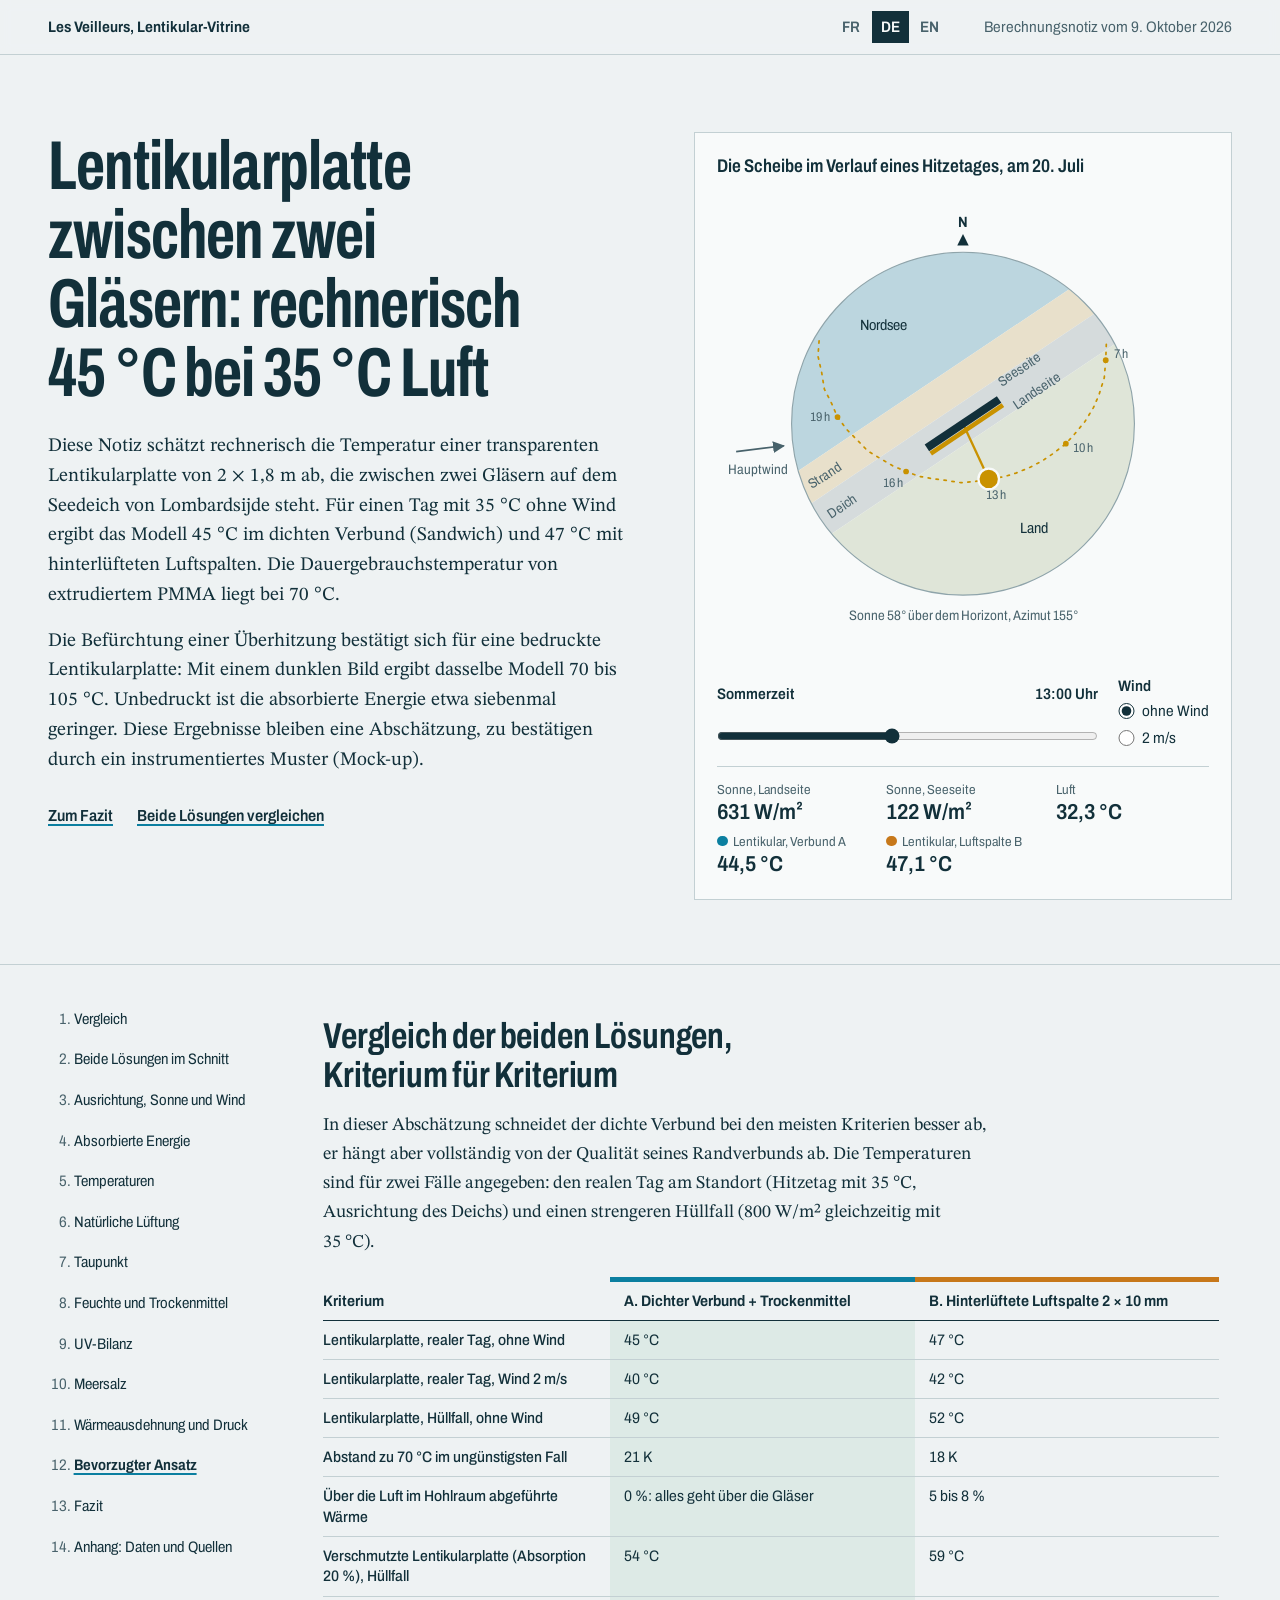
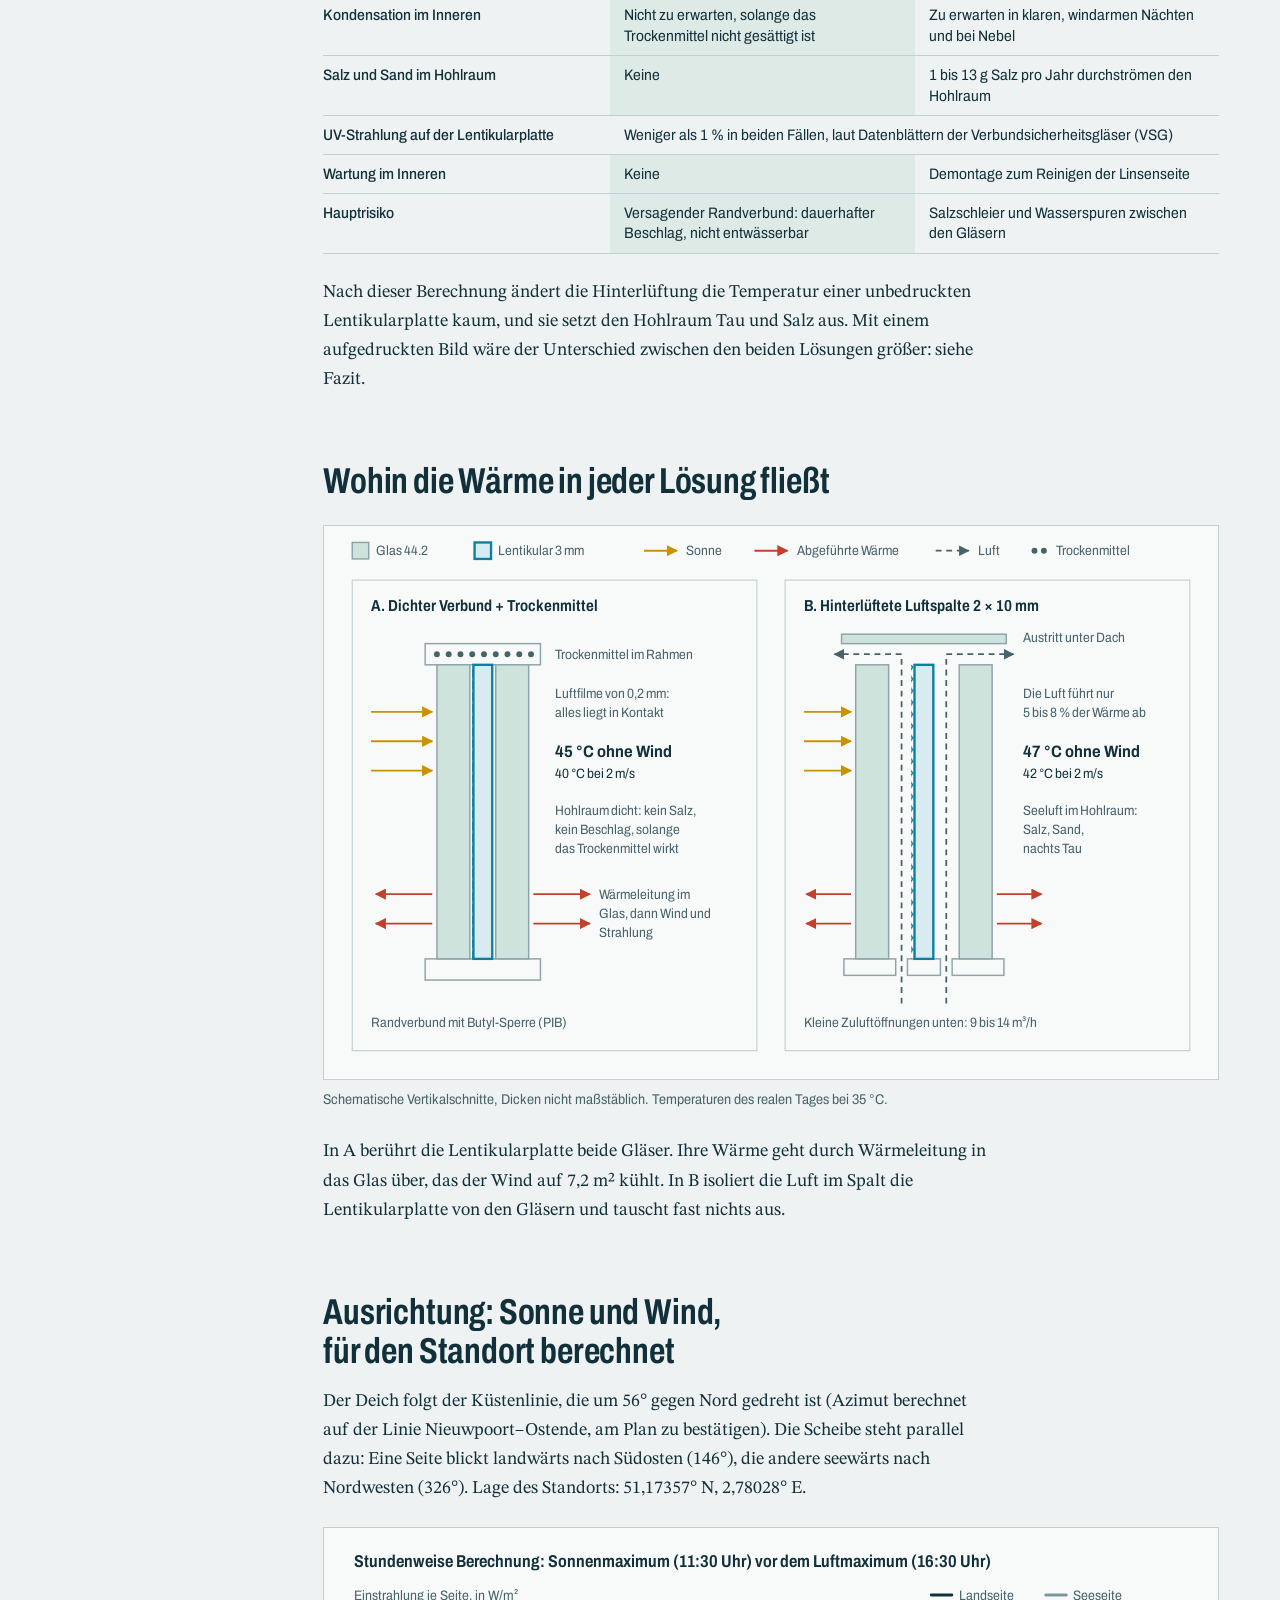
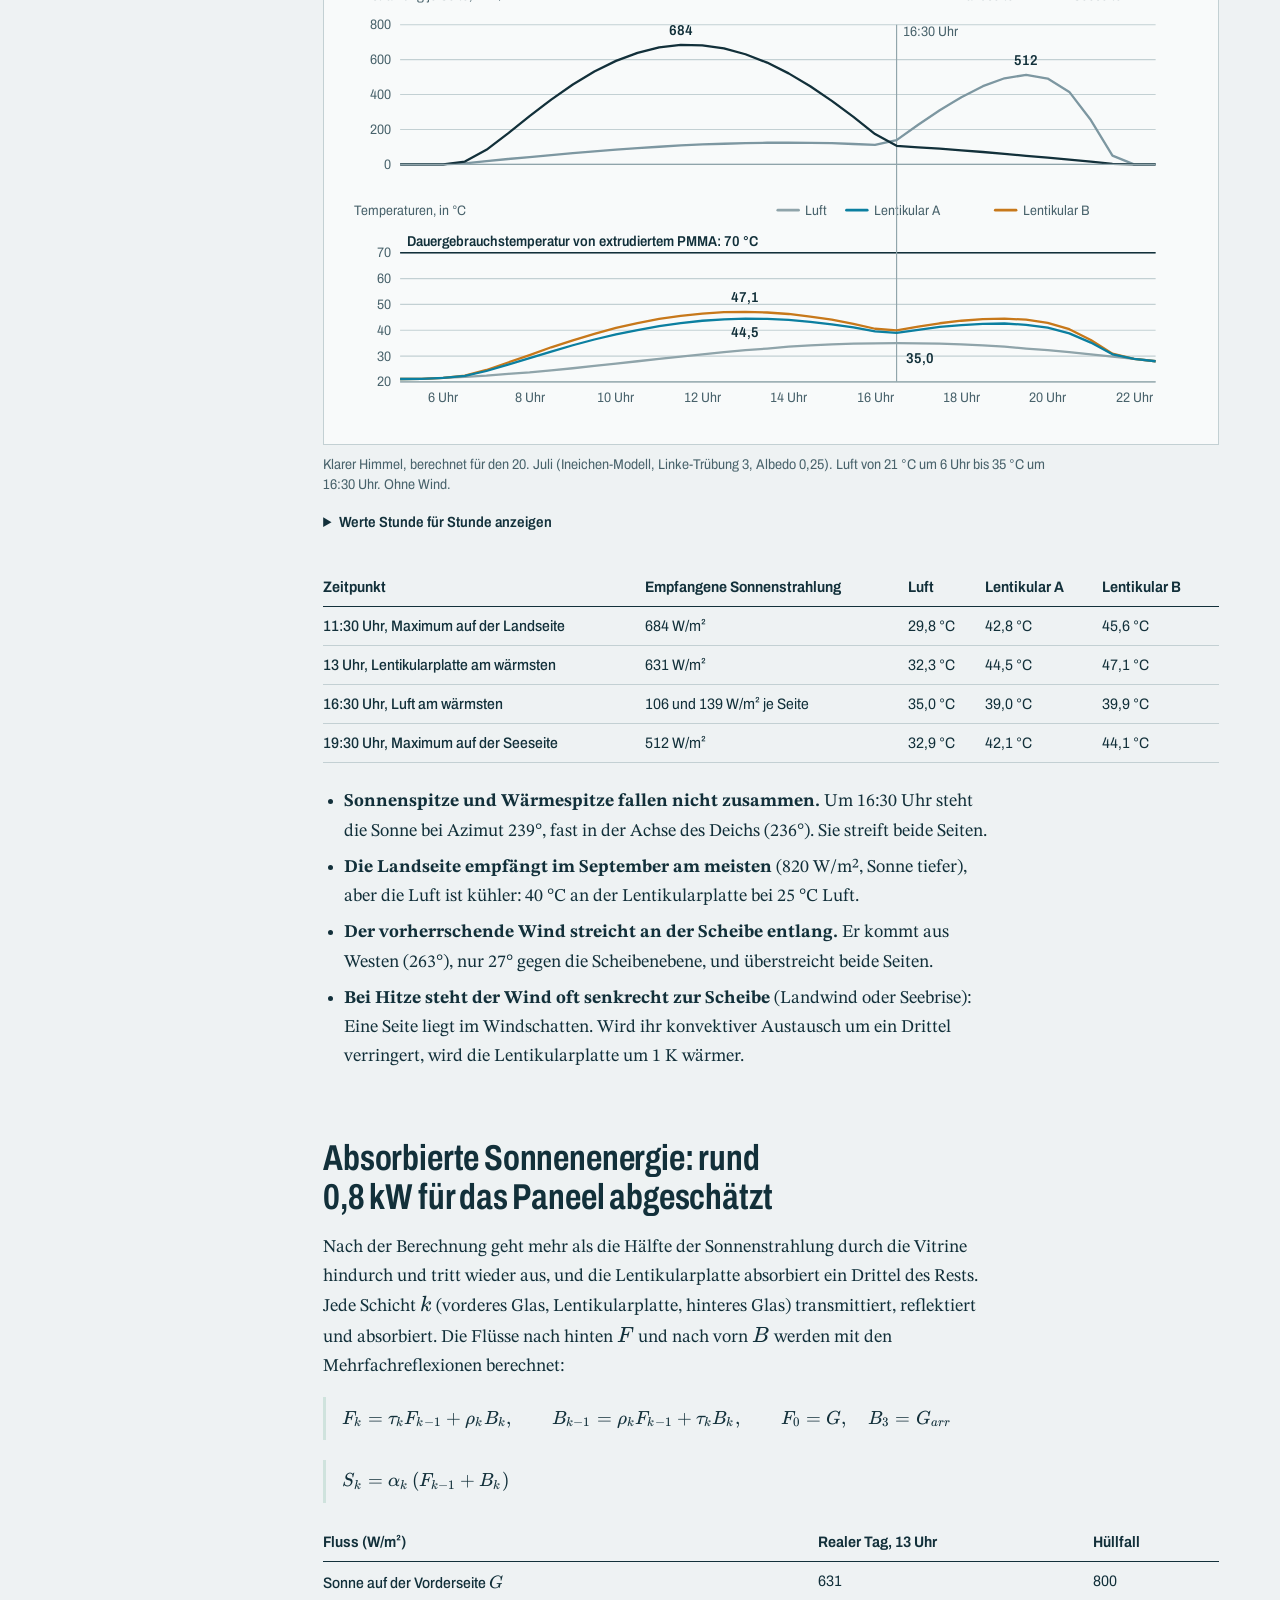
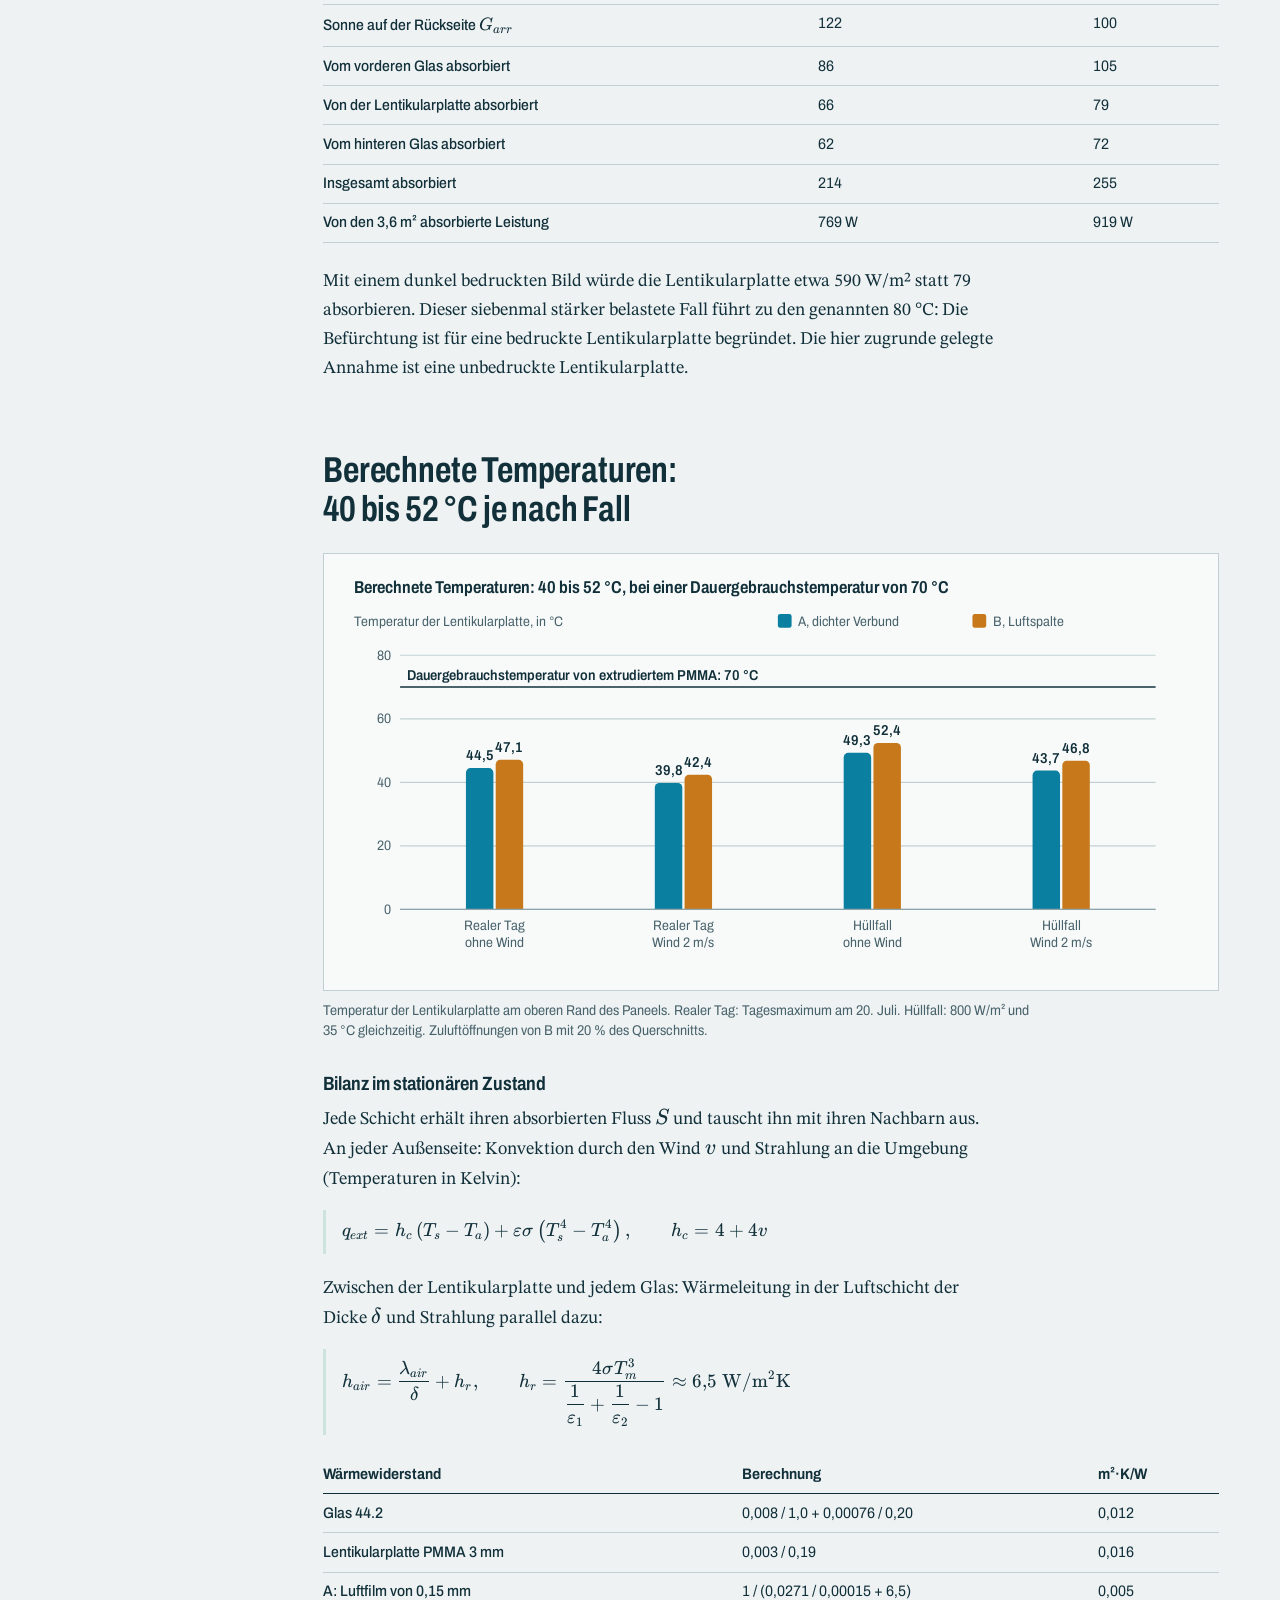
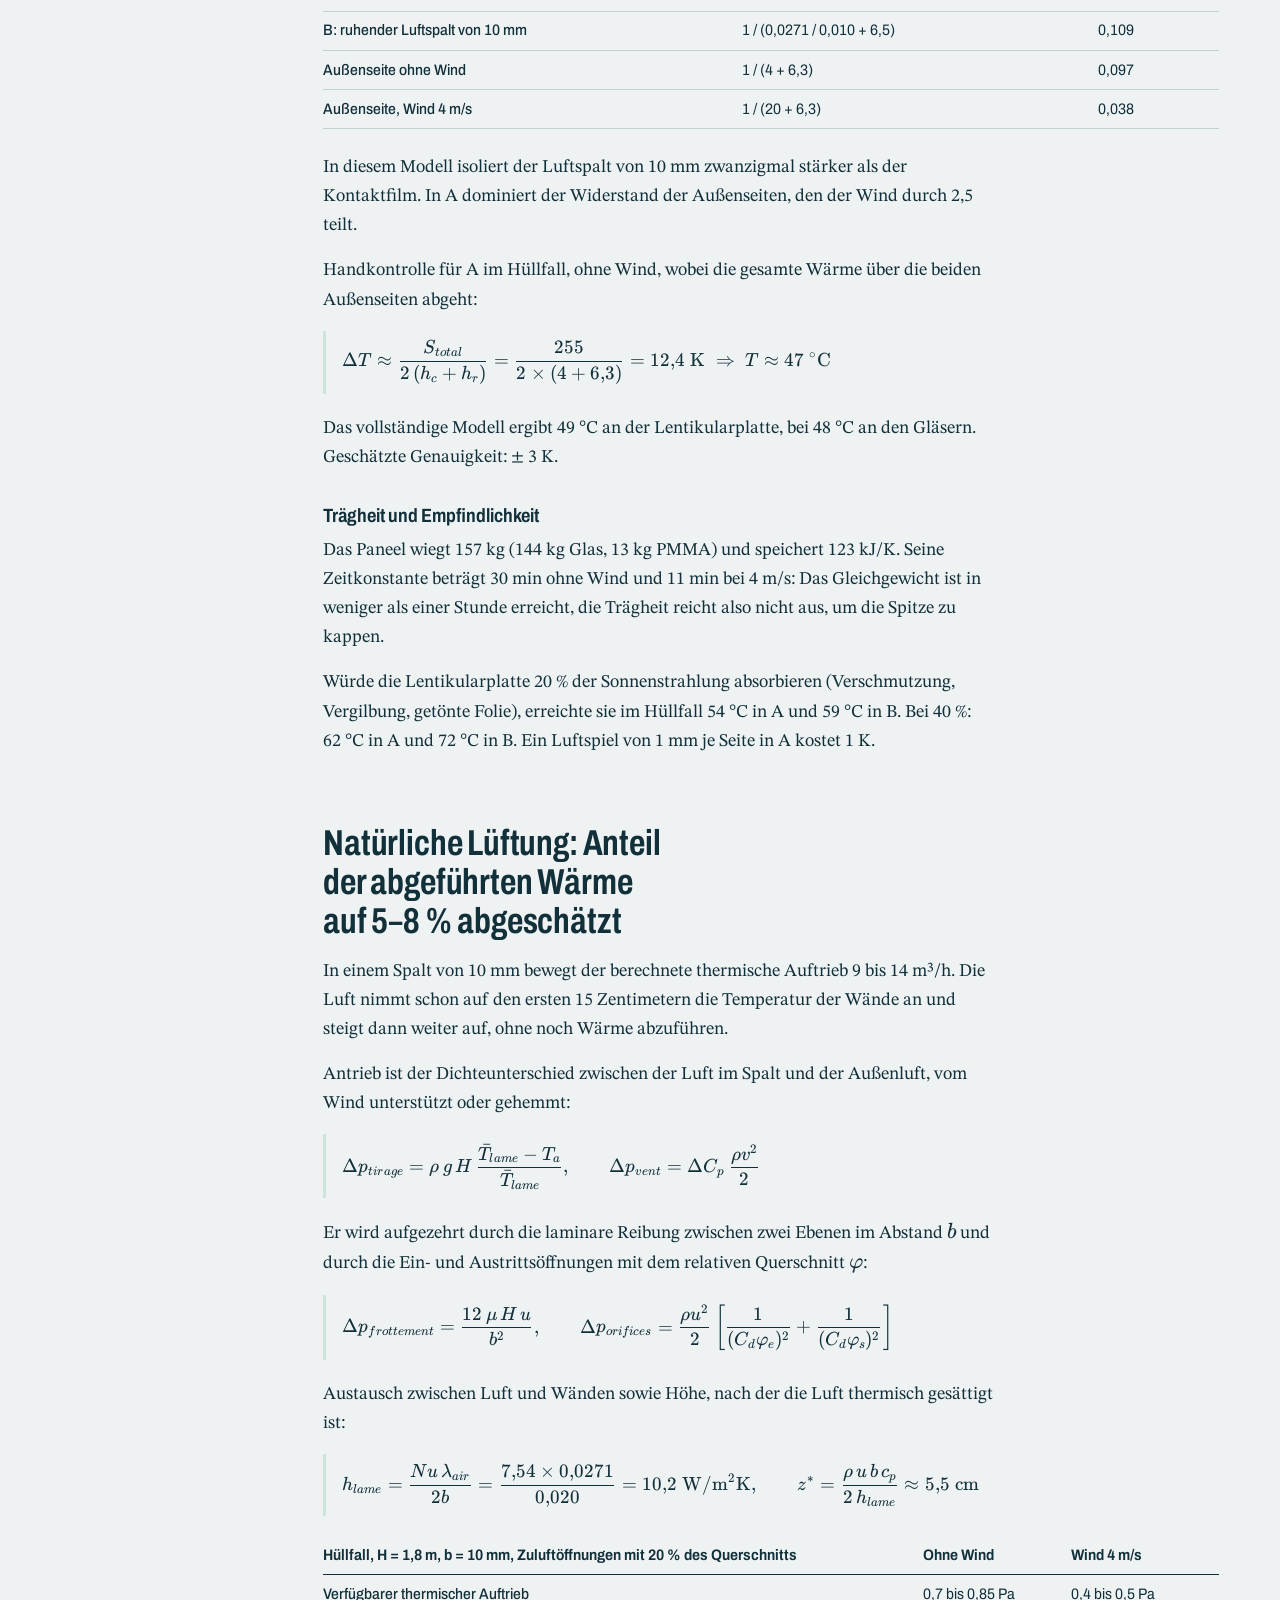
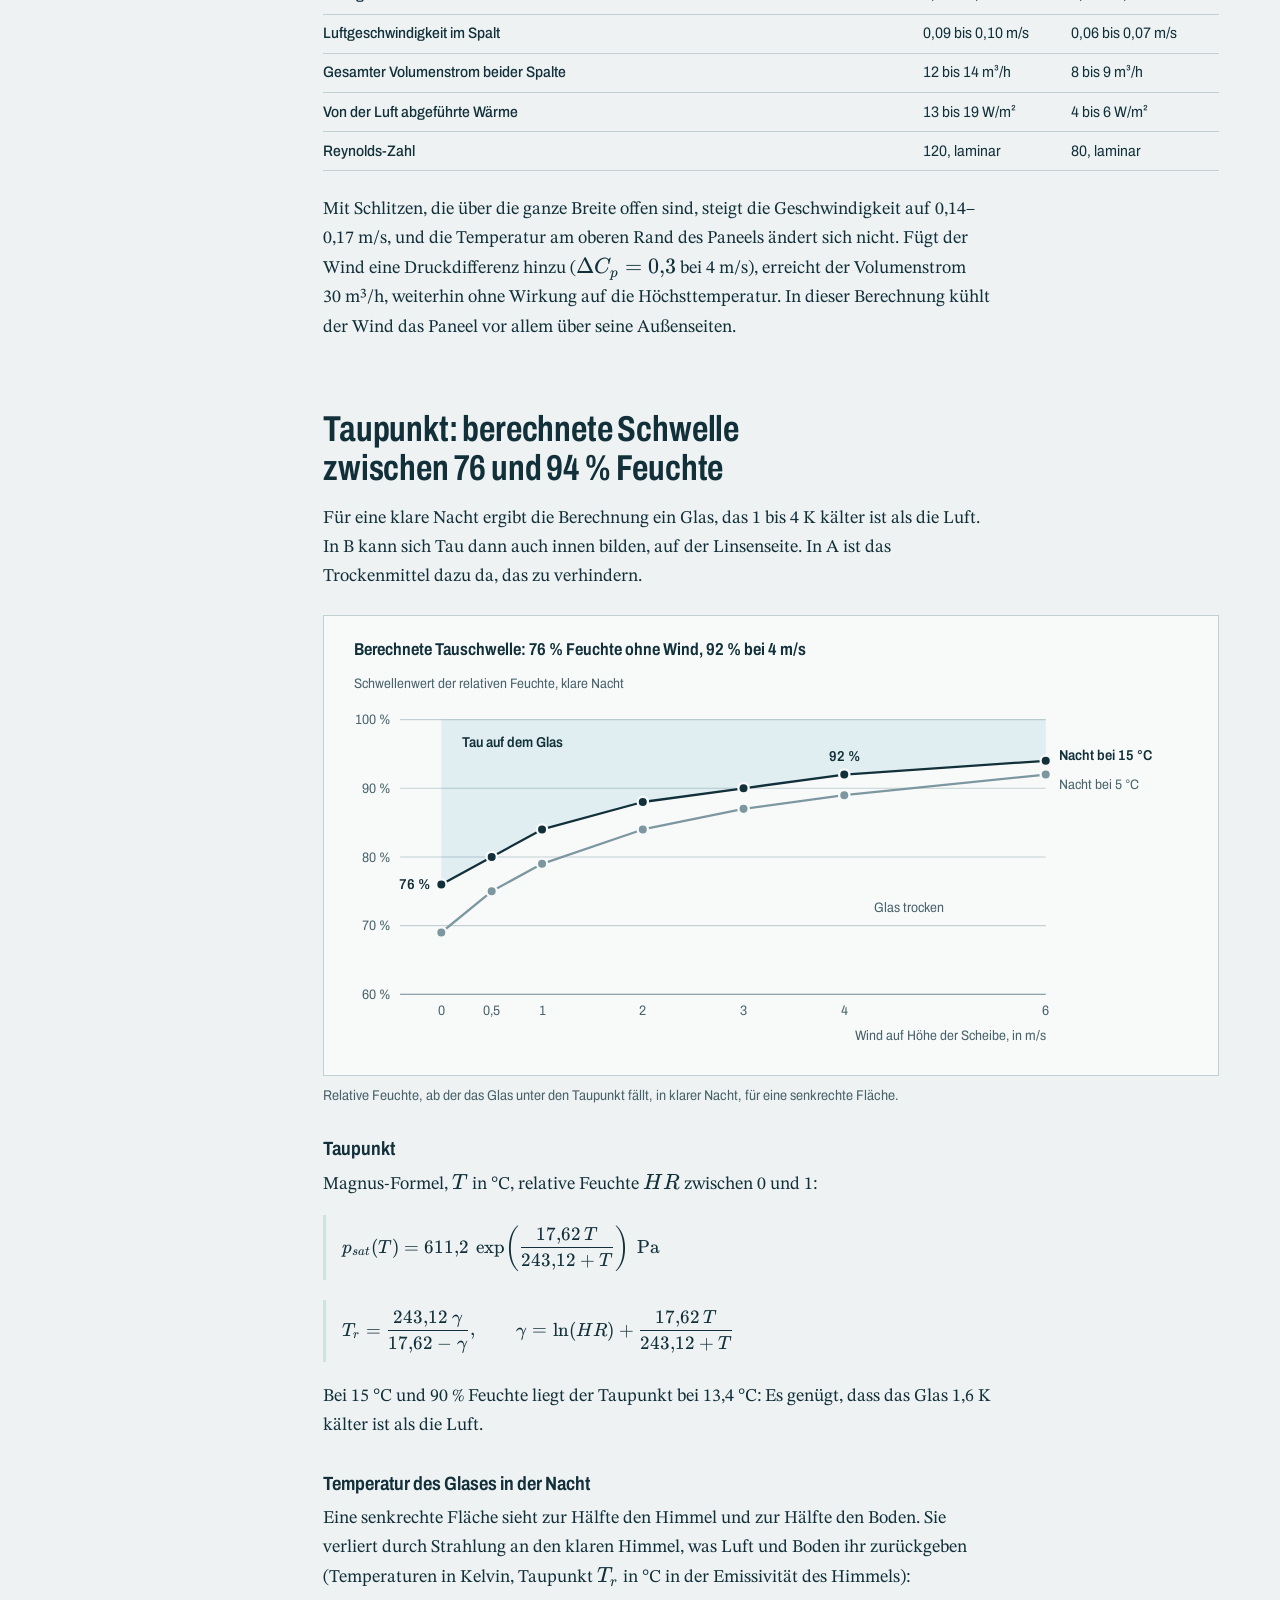
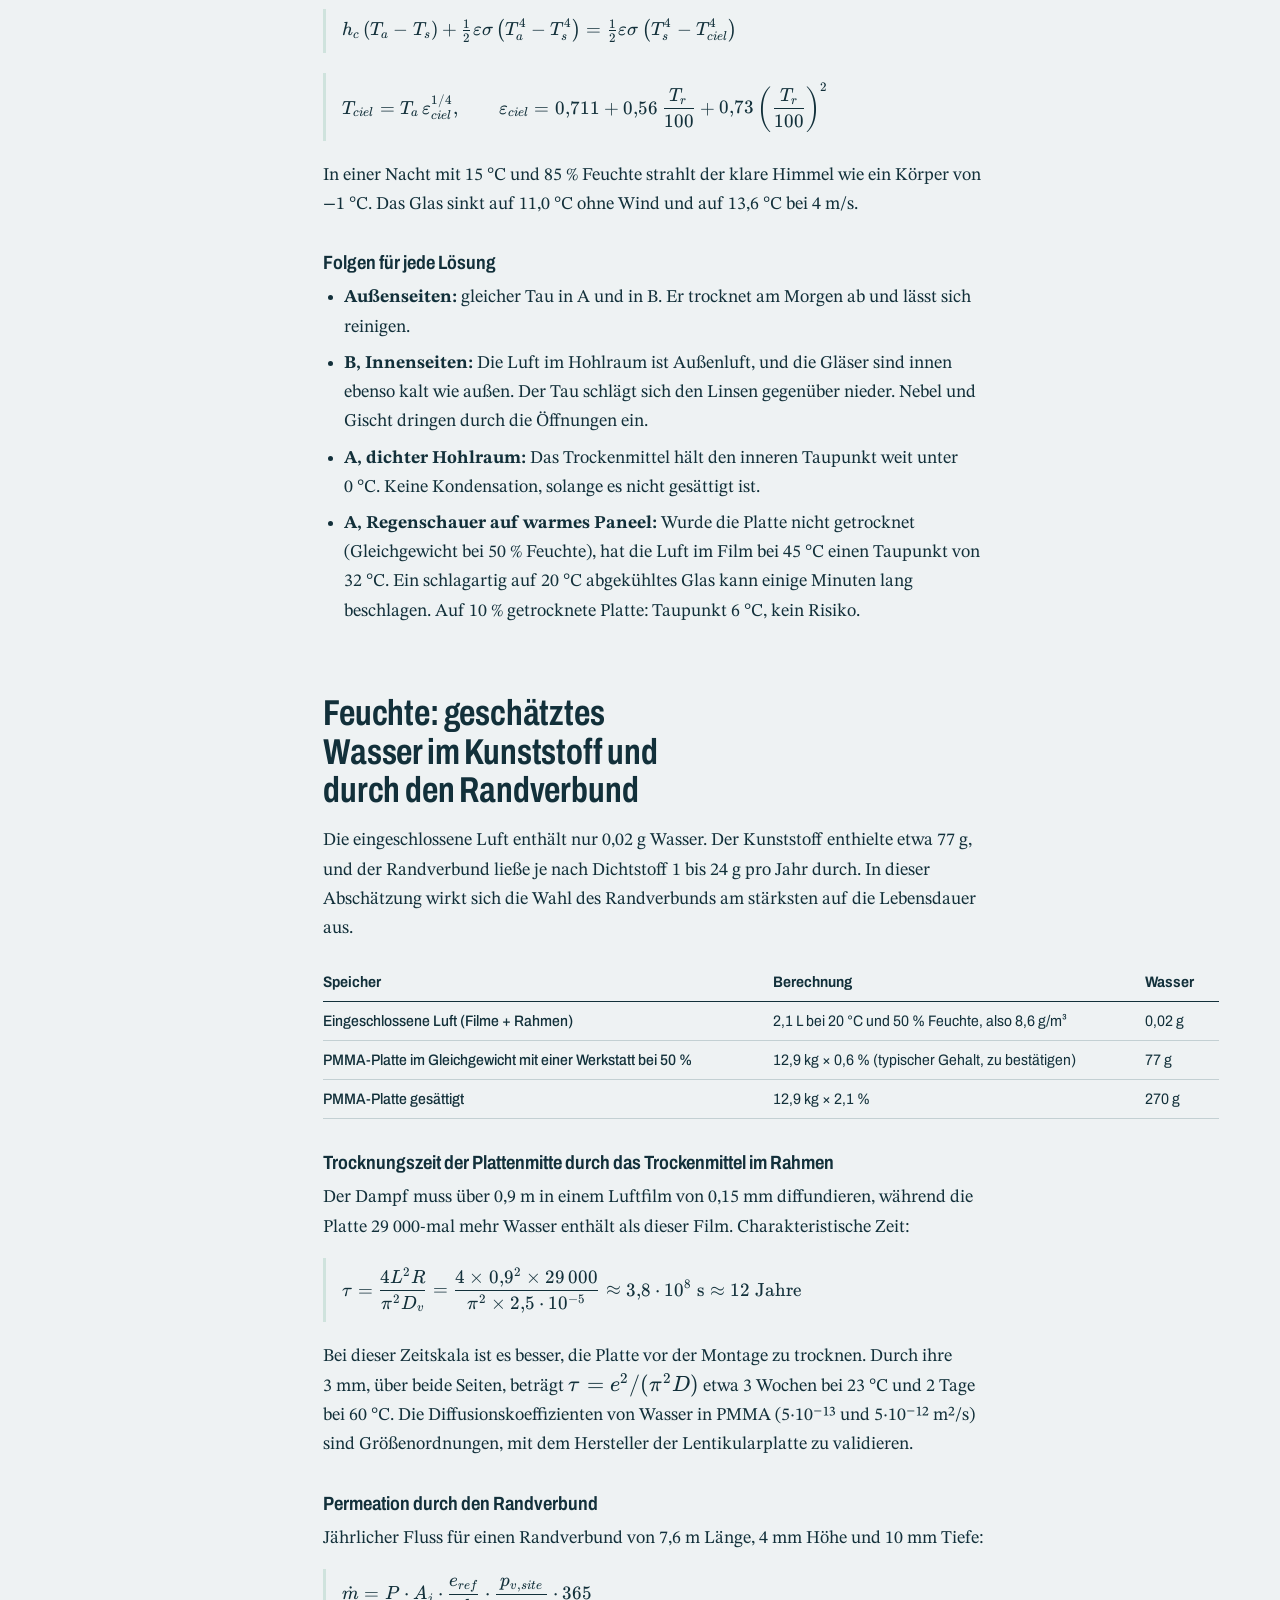
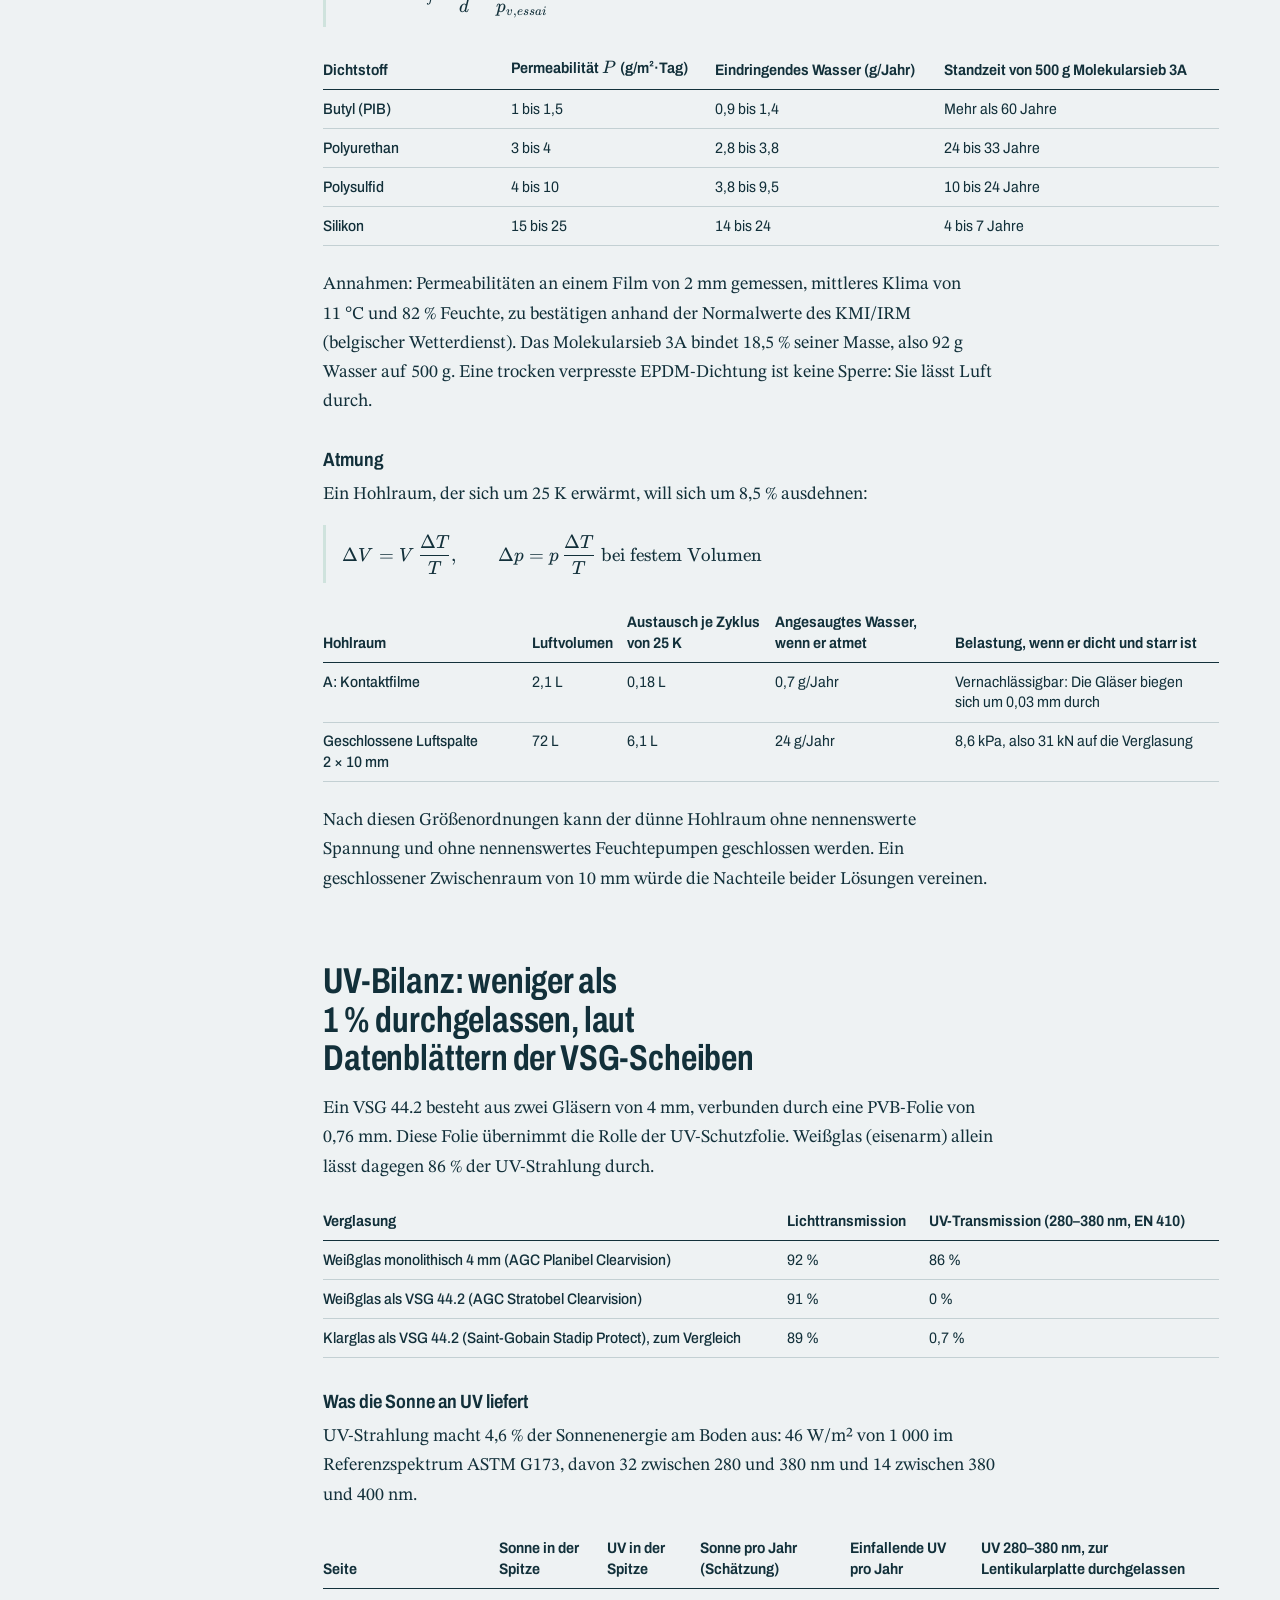
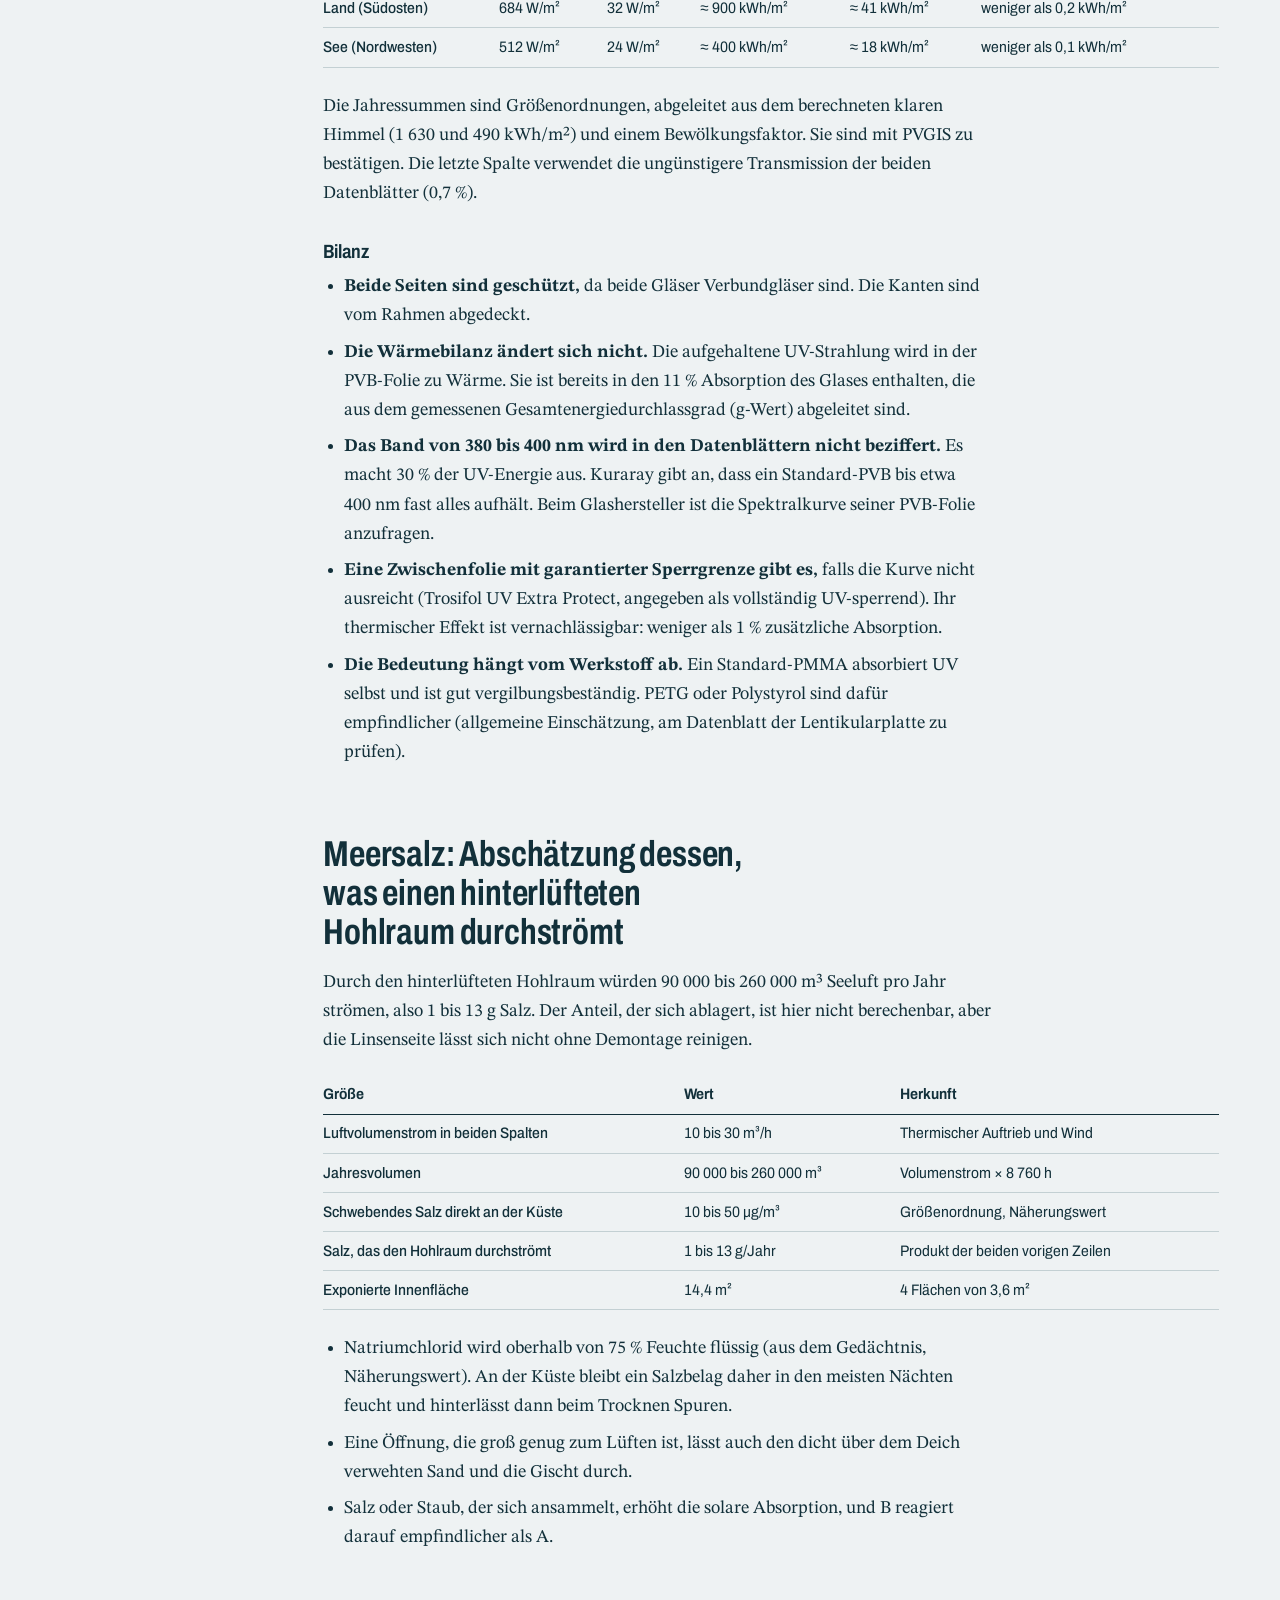
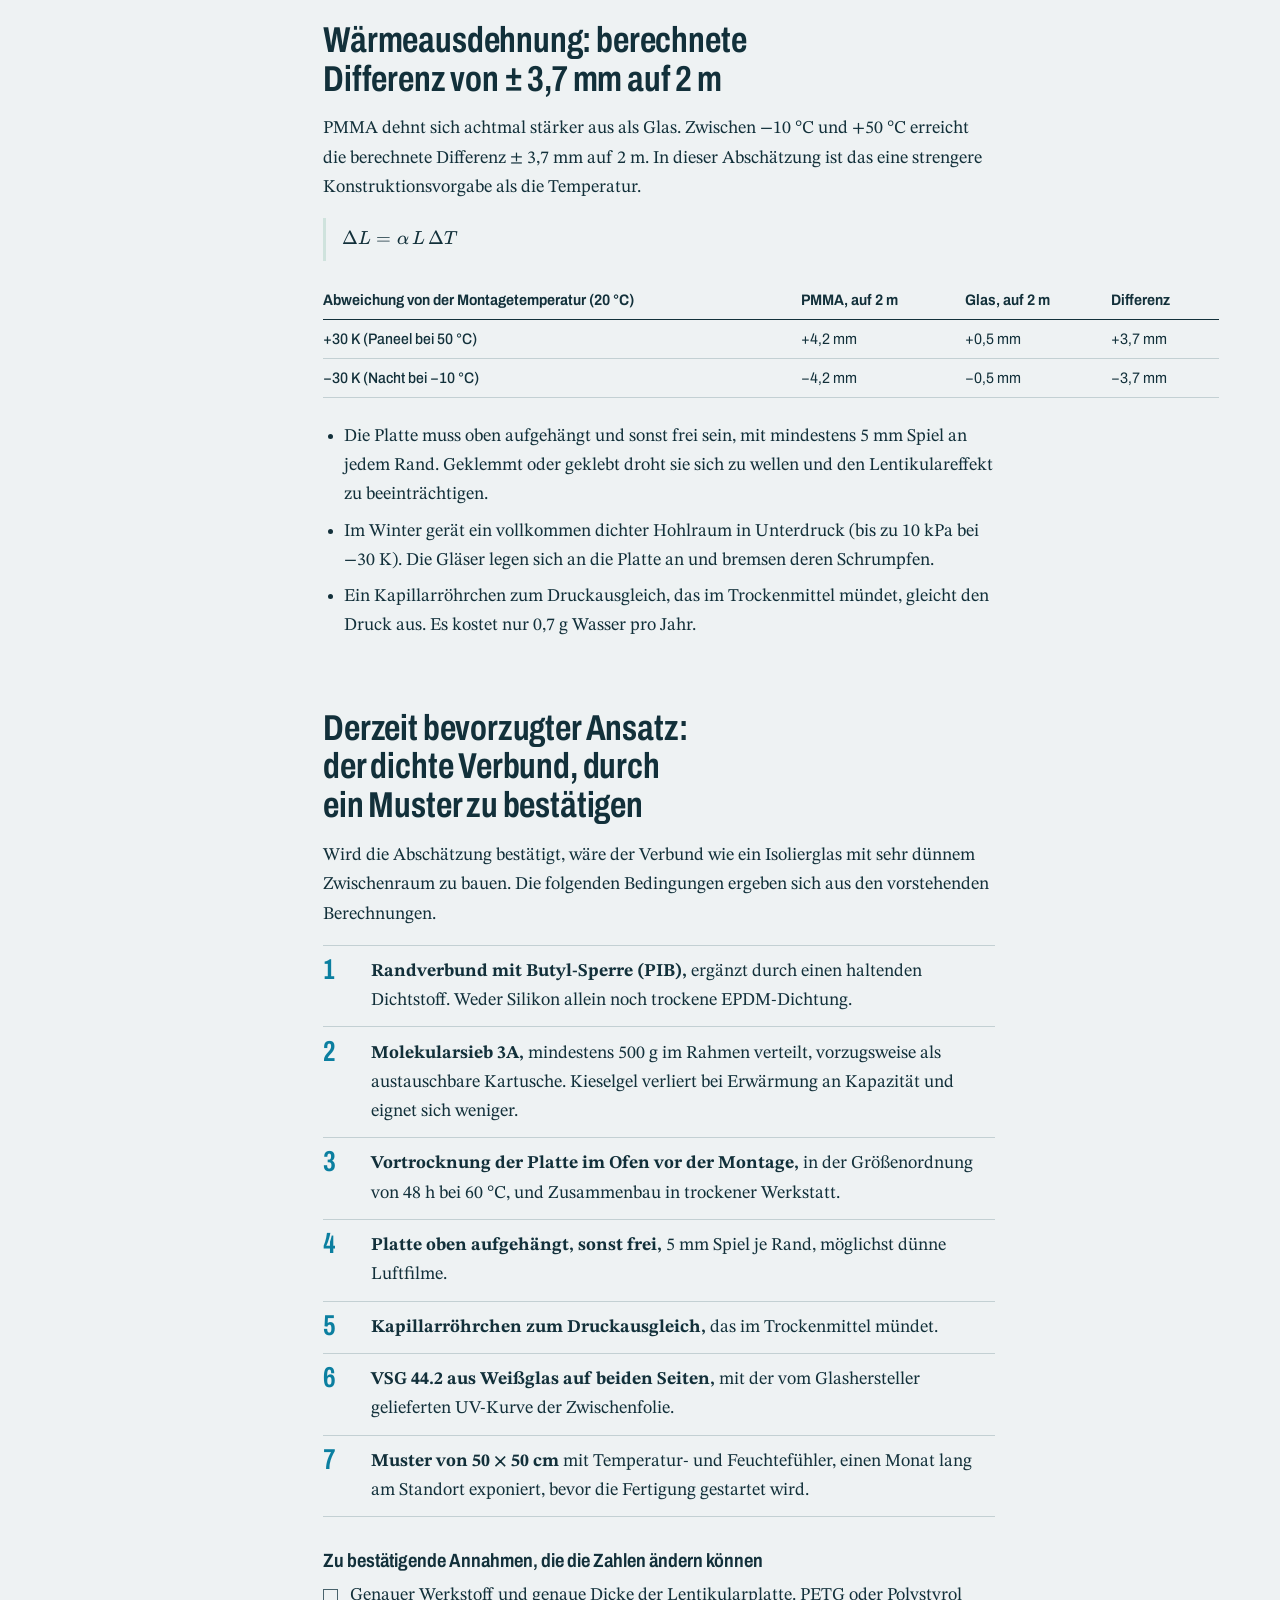
<file: de/index.html>
<!doctype html>
<html lang="de">
<head>
<meta charset="utf-8">
<meta name="viewport" content="width=device-width, initial-scale=1">
<meta name="robots" content="noindex, nofollow">
<title>Les Veilleurs, Lentikular-Vitrine: Berechnungsnotiz</title>
<meta name="description" content="Berechnungsnotiz zu Wärme, Feuchte und UV für die Lentikular-Vitrine von 2 × 1,8 m auf dem Seedeich von Lombardsijde.">
<link rel="stylesheet" href="/assets/katex/katex.min.css">
<link rel="stylesheet" href="/assets/style.css">
</head>
<body>

<header class="bandeau">
  <a class="bandeau-titre" href="#haut">Les Veilleurs, Lentikular-Vitrine</a>
  <nav class="langues" aria-label="Sprache"><a href="/" hreflang="fr" lang="fr">FR</a><a href="/de/" hreflang="de" lang="de" aria-current="true">DE</a><a href="/en/" hreflang="en" lang="en">EN</a></nav>
  <span class="bandeau-date">Berechnungsnotiz vom 9. Oktober 2026</span>
</header>

<main id="haut">

<section class="ouverture">
  <div class="ouverture-texte">
    <h1>Lentikularplatte zwischen zwei Gläsern: rechnerisch 45&nbsp;°C bei 35&nbsp;°C Luft</h1>
    <p class="chapeau">Diese Notiz schätzt rechnerisch die Temperatur einer transparenten Lentikularplatte von 2&nbsp;×&nbsp;1,8&nbsp;m ab, die zwischen zwei Gläsern auf dem Seedeich von Lombardsijde steht. Für einen Tag mit 35&nbsp;°C ohne Wind ergibt das Modell 45&nbsp;°C im dichten Verbund (Sandwich) und 47&nbsp;°C mit hinterlüfteten Luftspalten. Die Dauergebrauchstemperatur von extrudiertem PMMA liegt bei 70&nbsp;°C.</p>
    <p class="chapeau">Die Befürchtung einer Überhitzung bestätigt sich für eine bedruckte Lentikularplatte: Mit einem dunklen Bild ergibt dasselbe Modell 70 bis 105&nbsp;°C. Unbedruckt ist die absorbierte Energie etwa siebenmal geringer. Diese Ergebnisse bleiben eine Abschätzung, zu bestätigen durch ein instrumentiertes Muster (Mock-up).</p>
    <p class="ouverture-liens"><a href="#conclusion">Zum Fazit</a><a href="#comparaison">Beide Lösungen vergleichen</a></p>
  </div>

  <figure class="boussole" aria-labelledby="boussole-titre">
    <figcaption id="boussole-titre">Die Scheibe im Verlauf eines Hitzetages, am 20. Juli</figcaption>
    <svg id="boussole-svg" viewBox="0 0 420 420" role="img" aria-label="Draufsicht: der Deich, das Meer im Nordwesten, das Land im Südosten, die Scheibe parallel zum Deich und die Sonnenbahn"></svg>
    <div class="boussole-commande">
      <label for="heure">Sommerzeit <output id="heure-lue" for="heure">13:00 Uhr</output></label>
      <input id="heure" type="range" min="0" max="35" step="1" value="16">
      <fieldset class="vent-choix">
        <legend>Wind</legend>
        <label><input type="radio" name="vent" value="0" checked> ohne Wind</label>
        <label><input type="radio" name="vent" value="2"> 2&nbsp;m/s</label>
      </fieldset>
    </div>
    <dl class="boussole-lecture">
      <div><dt>Sonne, Landseite</dt><dd id="l-terre">631 W/m²</dd></div>
      <div><dt>Sonne, Seeseite</dt><dd id="l-mer">122 W/m²</dd></div>
      <div><dt>Luft</dt><dd id="l-air">32,3 °C</dd></div>
      <div class="serie-a"><dt>Lentikular, Verbund A</dt><dd id="l-a">44,5 °C</dd></div>
      <div class="serie-b"><dt>Lentikular, Luftspalte B</dt><dd id="l-b">47,1 °C</dd></div>
    </dl>
  </figure>
</section>

<div class="corps">

<nav class="sommaire" aria-label="Inhalt">
  <ol>
    <li><a href="#comparaison">Vergleich</a></li>
    <li><a href="#coupe">Beide Lösungen im Schnitt</a></li>
    <li><a href="#orientation">Ausrichtung, Sonne und Wind</a></li>
    <li><a href="#energie">Absorbierte Energie</a></li>
    <li><a href="#temperatures">Temperaturen</a></li>
    <li><a href="#ventilation">Natürliche Lüftung</a></li>
    <li><a href="#rosee">Taupunkt</a></li>
    <li><a href="#dessiccant">Feuchte und Trockenmittel</a></li>
    <li><a href="#uv">UV-Bilanz</a></li>
    <li><a href="#sel">Meersalz</a></li>
    <li><a href="#dilatation">Wärmeausdehnung und Druck</a></li>
    <li><a href="#recommandation">Bevorzugter Ansatz</a></li>
    <li><a href="#conclusion">Fazit</a></li>
    <li><a href="#donnees">Anhang: Daten und Quellen</a></li>
  </ol>
</nav>

<article class="note">

<section id="comparaison">
  <h2>Vergleich der beiden Lösungen, Kriterium für Kriterium</h2>
  <p>In dieser Abschätzung schneidet der dichte Verbund bei den meisten Kriterien besser ab, er hängt aber vollständig von der Qualität seines Randverbunds ab. Die Temperaturen sind für zwei Fälle angegeben: den realen Tag am Standort (Hitzetag mit 35&nbsp;°C, Ausrichtung des Deichs) und einen strengeren Hüllfall (800&nbsp;W/m² gleichzeitig mit 35&nbsp;°C).</p>
  <div class="defile">
  <table class="deux-vitres">
    <thead>
      <tr><th scope="col">Kriterium</th><th scope="col" class="col-a">A. Dichter Verbund + Trockenmittel</th><th scope="col" class="col-b">B. Hinterlüftete Luftspalte 2&nbsp;×&nbsp;10&nbsp;mm</th></tr>
    </thead>
    <tbody>
      <tr><th scope="row">Lentikularplatte, realer Tag, ohne Wind</th><td>45&nbsp;°C</td><td>47&nbsp;°C</td></tr>
      <tr><th scope="row">Lentikularplatte, realer Tag, Wind 2&nbsp;m/s</th><td>40&nbsp;°C</td><td>42&nbsp;°C</td></tr>
      <tr><th scope="row">Lentikularplatte, Hüllfall, ohne Wind</th><td>49&nbsp;°C</td><td>52&nbsp;°C</td></tr>
      <tr><th scope="row">Abstand zu 70&nbsp;°C im ungünstigsten Fall</th><td>21&nbsp;K</td><td>18&nbsp;K</td></tr>
      <tr><th scope="row">Über die Luft im Hohlraum abgeführte Wärme</th><td>0&nbsp;%: alles geht über die Gläser</td><td>5 bis 8&nbsp;%</td></tr>
      <tr><th scope="row">Verschmutzte Lentikularplatte (Absorption 20&nbsp;%), Hüllfall</th><td>54&nbsp;°C</td><td>59&nbsp;°C</td></tr>
      <tr><th scope="row">Kondensation im Inneren</th><td>Nicht zu erwarten, solange das Trockenmittel nicht gesättigt ist</td><td>Zu erwarten in klaren, windarmen Nächten und bei Nebel</td></tr>
      <tr><th scope="row">Salz und Sand im Hohlraum</th><td>Keine</td><td>1 bis 13&nbsp;g Salz pro Jahr durchströmen den Hohlraum</td></tr>
      <tr><th scope="row">UV-Strahlung auf der Lentikularplatte</th><td colspan="2">Weniger als 1&nbsp;% in beiden Fällen, laut Datenblättern der Verbundsicherheitsgläser (VSG)</td></tr>
      <tr><th scope="row">Wartung im Inneren</th><td>Keine</td><td>Demontage zum Reinigen der Linsenseite</td></tr>
      <tr><th scope="row">Hauptrisiko</th><td>Versagender Randverbund: dauerhafter Beschlag, nicht entwässerbar</td><td>Salzschleier und Wasserspuren zwischen den Gläsern</td></tr>
    </tbody>
  </table>
  </div>
  <p>Nach dieser Berechnung ändert die Hinterlüftung die Temperatur einer unbedruckten Lentikularplatte kaum, und sie setzt den Hohlraum Tau und Salz aus. Mit einem aufgedruckten Bild wäre der Unterschied zwischen den beiden Lösungen größer: siehe Fazit.</p>
</section>

<section id="coupe">
  <h2>Wohin die Wärme in jeder Lösung fließt</h2>
  <figure class="large">
    <svg viewBox="0 0 760 470" role="img" aria-label="Vertikalschnitte der beiden Lösungen: dichter Verbund links, hinterlüftete Luftspalte rechts" class="coupe">
      <defs>
        <marker id="m-soleil" viewBox="0 0 10 10" refX="9" refY="5" markerWidth="6" markerHeight="6" orient="auto-start-reverse"><path d="M0 0L10 5L0 10z" fill="#C99200"/></marker>
        <marker id="m-chaud" viewBox="0 0 10 10" refX="9" refY="5" markerWidth="6" markerHeight="6" orient="auto-start-reverse"><path d="M0 0L10 5L0 10z" fill="#C2412D"/></marker>
        <marker id="m-air" viewBox="0 0 10 10" refX="9" refY="5" markerWidth="6" markerHeight="6" orient="auto-start-reverse"><path d="M0 0L10 5L0 10z" fill="#48626B"/></marker>
        <pattern id="lentilles" width="6" height="10" patternUnits="userSpaceOnUse"><path d="M3 0a5.67 5.67 0 0 0 0 10" fill="none" stroke="#0B7FA0" stroke-width="1.2"/></pattern>
      </defs>

      <g class="legende">
        <rect x="24" y="14" width="14" height="14" class="f-verre"/><text x="44" y="25">Glas 44.2</text>
        <rect x="128" y="14" width="14" height="14" class="f-lent"/><text x="148" y="25">Lentikular 3 mm</text>
        <line x1="272" x2="300" y1="21" y2="21" class="l-soleil" marker-end="url(#m-soleil)"/><text x="308" y="25">Sonne</text>
        <line x1="366" x2="394" y1="21" y2="21" class="l-chaud" marker-end="url(#m-chaud)"/><text x="402" y="25">Abgeführte Wärme</text>
        <line x1="520" x2="548" y1="21" y2="21" class="l-air" marker-end="url(#m-air)"/><text x="556" y="25">Luft</text>
        <circle cx="604" cy="21" r="2.5" class="p-dess"/><circle cx="612" cy="21" r="2.5" class="p-dess"/><text x="622" y="25">Trockenmittel</text>
      </g>

      <g>
        <rect x="24" y="46" width="344" height="400" class="cadre-a"/>
        <text x="40" y="72" class="nom">A. Dichter Verbund + Trockenmittel</text>
        <rect x="86" y="100" width="98" height="18" class="chassis"/>
        <g class="p-dess"><circle cx="96" cy="109" r="2.5"/><circle cx="106" cy="109" r="2.5"/><circle cx="116" cy="109" r="2.5"/><circle cx="126" cy="109" r="2.5"/><circle cx="136" cy="109" r="2.5"/><circle cx="146" cy="109" r="2.5"/><circle cx="156" cy="109" r="2.5"/><circle cx="166" cy="109" r="2.5"/><circle cx="176" cy="109" r="2.5"/></g>
        <rect x="86" y="368" width="98" height="18" class="chassis"/>
        <rect x="96" y="118" width="28" height="250" class="f-verre"/>
        <rect x="124" y="118" width="6" height="250" fill="url(#lentilles)"/>
        <rect x="127" y="118" width="16" height="250" class="f-lent"/>
        <rect x="146" y="118" width="28" height="250" class="f-verre"/>
        <line x1="40" x2="92" y1="158" y2="158" class="l-soleil" marker-end="url(#m-soleil)"/>
        <line x1="40" x2="92" y1="183" y2="183" class="l-soleil" marker-end="url(#m-soleil)"/>
        <line x1="40" x2="92" y1="208" y2="208" class="l-soleil" marker-end="url(#m-soleil)"/>
        <line x1="92" x2="44" y1="313" y2="313" class="l-chaud" marker-end="url(#m-chaud)"/>
        <line x1="92" x2="44" y1="338" y2="338" class="l-chaud" marker-end="url(#m-chaud)"/>
        <line x1="178" x2="226" y1="313" y2="313" class="l-chaud" marker-end="url(#m-chaud)"/>
        <line x1="178" x2="226" y1="338" y2="338" class="l-chaud" marker-end="url(#m-chaud)"/>
        <text x="196" y="113">Trockenmittel im Rahmen</text>
        <text x="196" y="146">Luftfilme von 0,2 mm:</text>
        <text x="196" y="162">alles liegt in Kontakt</text>
        <text x="196" y="196" class="chiffre">45 °C ohne Wind</text>
        <text x="196" y="214" class="fort">40 °C bei 2 m/s</text>
        <text x="196" y="246">Hohlraum dicht: kein Salz,</text>
        <text x="196" y="262">kein Beschlag, solange</text>
        <text x="196" y="278">das Trockenmittel wirkt</text>
        <text x="234" y="317">Wärmeleitung im</text>
        <text x="234" y="333">Glas, dann Wind und</text>
        <text x="234" y="349">Strahlung</text>
        <text x="40" y="426">Randverbund mit Butyl-Sperre (PIB)</text>
      </g>

      <g>
        <rect x="392" y="46" width="344" height="400" class="cadre-b"/>
        <text x="408" y="72" class="nom">B. Hinterlüftete Luftspalte 2 × 10 mm</text>
        <rect x="440" y="92" width="140" height="8" class="f-verre"/>
        <rect x="442" y="368" width="44" height="14" class="chassis"/>
        <rect x="496" y="368" width="28" height="14" class="chassis"/>
        <rect x="534" y="368" width="44" height="14" class="chassis"/>
        <rect x="452" y="118" width="28" height="250" class="f-verre"/>
        <rect x="499" y="118" width="6" height="250" fill="url(#lentilles)"/>
        <rect x="502" y="118" width="16" height="250" class="f-lent"/>
        <rect x="540" y="118" width="28" height="250" class="f-verre"/>
        <path d="M491 406V109H434" class="l-air" marker-end="url(#m-air)"/>
        <path d="M529 406V109H586" class="l-air" marker-end="url(#m-air)"/>
        <line x1="408" x2="448" y1="158" y2="158" class="l-soleil" marker-end="url(#m-soleil)"/>
        <line x1="408" x2="448" y1="183" y2="183" class="l-soleil" marker-end="url(#m-soleil)"/>
        <line x1="408" x2="448" y1="208" y2="208" class="l-soleil" marker-end="url(#m-soleil)"/>
        <line x1="448" x2="410" y1="313" y2="313" class="l-chaud" marker-end="url(#m-chaud)"/>
        <line x1="448" x2="410" y1="338" y2="338" class="l-chaud" marker-end="url(#m-chaud)"/>
        <line x1="572" x2="610" y1="313" y2="313" class="l-chaud" marker-end="url(#m-chaud)"/>
        <line x1="572" x2="610" y1="338" y2="338" class="l-chaud" marker-end="url(#m-chaud)"/>
        <text x="594" y="99">Austritt unter Dach</text>
        <text x="594" y="146">Die Luft führt nur</text>
        <text x="594" y="162">5 bis 8 % der Wärme ab</text>
        <text x="594" y="196" class="chiffre">47 °C ohne Wind</text>
        <text x="594" y="214" class="fort">42 °C bei 2 m/s</text>
        <text x="594" y="246">Seeluft im Hohlraum:</text>
        <text x="594" y="262">Salz, Sand,</text>
        <text x="594" y="278">nachts Tau</text>
        <text x="408" y="426">Kleine Zuluftöffnungen unten: 9 bis 14 m³/h</text>
      </g>
    </svg>
    <figcaption>Schematische Vertikalschnitte, Dicken nicht maßstäblich. Temperaturen des realen Tages bei 35&nbsp;°C.</figcaption>
  </figure>
  <p>In A berührt die Lentikularplatte beide Gläser. Ihre Wärme geht durch Wärmeleitung in das Glas über, das der Wind auf 7,2&nbsp;m² kühlt. In B isoliert die Luft im Spalt die Lentikularplatte von den Gläsern und tauscht fast nichts aus.</p>
</section>

<section id="orientation">
  <h2>Ausrichtung: Sonne und Wind, für den Standort berechnet</h2>
  <p>Der Deich folgt der Küstenlinie, die um 56° gegen Nord gedreht ist (Azimut berechnet auf der Linie Nieuwpoort–Ostende, am Plan zu bestätigen). Die Scheibe steht parallel dazu: Eine Seite blickt landwärts nach Südosten (146°), die andere seewärts nach Nordwesten (326°). Lage des Standorts: 51,17357°&nbsp;N, 2,78028°&nbsp;E.</p>
  <figure class="large">
    <div id="g-jour" class="graphe"></div>
    <figcaption>Klarer Himmel, berechnet für den 20. Juli (Ineichen-Modell, Linke-Trübung 3, Albedo 0,25). Luft von 21&nbsp;°C um 6&nbsp;Uhr bis 35&nbsp;°C um 16:30&nbsp;Uhr. Ohne Wind.</figcaption>
    <details><summary>Werte Stunde für Stunde anzeigen</summary><div class="defile" id="t-jour"></div></details>
  </figure>
  <div class="defile">
  <table>
    <thead><tr><th scope="col">Zeitpunkt</th><th scope="col">Empfangene Sonnenstrahlung</th><th scope="col">Luft</th><th scope="col">Lentikular A</th><th scope="col">Lentikular B</th></tr></thead>
    <tbody>
      <tr><th scope="row">11:30&nbsp;Uhr, Maximum auf der Landseite</th><td>684&nbsp;W/m²</td><td>29,8&nbsp;°C</td><td>42,8&nbsp;°C</td><td>45,6&nbsp;°C</td></tr>
      <tr><th scope="row">13&nbsp;Uhr, Lentikularplatte am wärmsten</th><td>631&nbsp;W/m²</td><td>32,3&nbsp;°C</td><td>44,5&nbsp;°C</td><td>47,1&nbsp;°C</td></tr>
      <tr><th scope="row">16:30&nbsp;Uhr, Luft am wärmsten</th><td>106 und 139&nbsp;W/m² je Seite</td><td>35,0&nbsp;°C</td><td>39,0&nbsp;°C</td><td>39,9&nbsp;°C</td></tr>
      <tr><th scope="row">19:30&nbsp;Uhr, Maximum auf der Seeseite</th><td>512&nbsp;W/m²</td><td>32,9&nbsp;°C</td><td>42,1&nbsp;°C</td><td>44,1&nbsp;°C</td></tr>
    </tbody>
  </table>
  </div>
  <ul>
    <li><strong>Sonnenspitze und Wärmespitze fallen nicht zusammen.</strong> Um 16:30&nbsp;Uhr steht die Sonne bei Azimut 239°, fast in der Achse des Deichs (236°). Sie streift beide Seiten.</li>
    <li><strong>Die Landseite empfängt im September am meisten</strong> (820&nbsp;W/m², Sonne tiefer), aber die Luft ist kühler: 40&nbsp;°C an der Lentikularplatte bei 25&nbsp;°C Luft.</li>
    <li><strong>Der vorherrschende Wind streicht an der Scheibe entlang.</strong> Er kommt aus Westen (263°), nur 27° gegen die Scheibenebene, und überstreicht beide Seiten.</li>
    <li><strong>Bei Hitze steht der Wind oft senkrecht zur Scheibe</strong> (Landwind oder Seebrise): Eine Seite liegt im Windschatten. Wird ihr konvektiver Austausch um ein Drittel verringert, wird die Lentikularplatte um 1&nbsp;K wärmer.</li>
  </ul>
</section>

<section id="energie">
  <h2>Absorbierte Sonnenenergie: rund 0,8&nbsp;kW für das Paneel abgeschätzt</h2>
  <p>Nach der Berechnung geht mehr als die Hälfte der Sonnenstrahlung durch die Vitrine hindurch und tritt wieder aus, und die Lentikularplatte absorbiert ein Drittel des Rests. Jede Schicht \(k\) (vorderes Glas, Lentikularplatte, hinteres Glas) transmittiert, reflektiert und absorbiert. Die Flüsse nach hinten \(F\) und nach vorn \(B\) werden mit den Mehrfachreflexionen berechnet:</p>
  <div class="formule">\[F_k = \tau_k F_{k-1} + \rho_k B_k, \qquad B_{k-1} = \rho_k F_{k-1} + \tau_k B_k, \qquad F_0 = G, \quad B_3 = G_{arr}\]</div>
  <div class="formule">\[S_k = \alpha_k \left( F_{k-1} + B_k \right)\]</div>
  <div class="defile">
  <table>
    <thead><tr><th scope="col">Fluss (W/m²)</th><th scope="col">Realer Tag, 13&nbsp;Uhr</th><th scope="col">Hüllfall</th></tr></thead>
    <tbody>
      <tr><th scope="row">Sonne auf der Vorderseite \(G\)</th><td>631</td><td>800</td></tr>
      <tr><th scope="row">Sonne auf der Rückseite \(G_{arr}\)</th><td>122</td><td>100</td></tr>
      <tr><th scope="row">Vom vorderen Glas absorbiert</th><td>86</td><td>105</td></tr>
      <tr><th scope="row">Von der Lentikularplatte absorbiert</th><td>66</td><td>79</td></tr>
      <tr><th scope="row">Vom hinteren Glas absorbiert</th><td>62</td><td>72</td></tr>
      <tr><th scope="row">Insgesamt absorbiert</th><td>214</td><td>255</td></tr>
      <tr><th scope="row">Von den 3,6&nbsp;m² absorbierte Leistung</th><td>769&nbsp;W</td><td>919&nbsp;W</td></tr>
    </tbody>
  </table>
  </div>
  <p>Mit einem dunkel bedruckten Bild würde die Lentikularplatte etwa 590&nbsp;W/m² statt 79 absorbieren. Dieser siebenmal stärker belastete Fall führt zu den genannten 80&nbsp;°C: Die Befürchtung ist für eine bedruckte Lentikularplatte begründet. Die hier zugrunde gelegte Annahme ist eine unbedruckte Lentikularplatte.</p>
</section>

<section id="temperatures">
  <h2>Berechnete Temperaturen: 40 bis 52&nbsp;°C je nach Fall</h2>
  <figure class="large">
    <div id="g-temp" class="graphe"></div>
    <figcaption>Temperatur der Lentikularplatte am oberen Rand des Paneels. Realer Tag: Tagesmaximum am 20. Juli. Hüllfall: 800&nbsp;W/m² und 35&nbsp;°C gleichzeitig. Zuluftöffnungen von B mit 20&nbsp;% des Querschnitts.</figcaption>
  </figure>
  <h3>Bilanz im stationären Zustand</h3>
  <p>Jede Schicht erhält ihren absorbierten Fluss \(S\) und tauscht ihn mit ihren Nachbarn aus. An jeder Außenseite: Konvektion durch den Wind \(v\) und Strahlung an die Umgebung (Temperaturen in Kelvin):</p>
  <div class="formule">\[q_{ext} = h_c \,(T_s - T_a) + \varepsilon \sigma \left( T_s^4 - T_a^4 \right), \qquad h_c = 4 + 4v\]</div>
  <p>Zwischen der Lentikularplatte und jedem Glas: Wärmeleitung in der Luftschicht der Dicke \(\delta\) und Strahlung parallel dazu:</p>
  <div class="formule">\[h_{air} = \frac{\lambda_{air}}{\delta} + h_r, \qquad h_r = \frac{4 \sigma T_m^3}{\dfrac{1}{\varepsilon_1} + \dfrac{1}{\varepsilon_2} - 1} \approx 6{,}5 \ \mathrm{W/m^2K}\]</div>
  <div class="defile">
  <table>
    <thead><tr><th scope="col">Wärmewiderstand</th><th scope="col">Berechnung</th><th scope="col">m²·K/W</th></tr></thead>
    <tbody>
      <tr><th scope="row">Glas 44.2</th><td>0,008 / 1,0 + 0,00076 / 0,20</td><td>0,012</td></tr>
      <tr><th scope="row">Lentikularplatte PMMA 3&nbsp;mm</th><td>0,003 / 0,19</td><td>0,016</td></tr>
      <tr><th scope="row">A: Luftfilm von 0,15&nbsp;mm</th><td>1 / (0,0271 / 0,00015 + 6,5)</td><td>0,005</td></tr>
      <tr><th scope="row">B: ruhender Luftspalt von 10&nbsp;mm</th><td>1 / (0,0271 / 0,010 + 6,5)</td><td>0,109</td></tr>
      <tr><th scope="row">Außenseite ohne Wind</th><td>1 / (4 + 6,3)</td><td>0,097</td></tr>
      <tr><th scope="row">Außenseite, Wind 4&nbsp;m/s</th><td>1 / (20 + 6,3)</td><td>0,038</td></tr>
    </tbody>
  </table>
  </div>
  <p>In diesem Modell isoliert der Luftspalt von 10&nbsp;mm zwanzigmal stärker als der Kontaktfilm. In A dominiert der Widerstand der Außenseiten, den der Wind durch 2,5 teilt.</p>
  <p>Handkontrolle für A im Hüllfall, ohne Wind, wobei die gesamte Wärme über die beiden Außenseiten abgeht:</p>
  <div class="formule">\[\Delta T \approx \frac{S_{total}}{2\,(h_c + h_r)} = \frac{255}{2 \times (4 + 6{,}3)} = 12{,}4 \ \mathrm{K} \;\Rightarrow\; T \approx 47 \ ^\circ\mathrm{C}\]</div>
  <p>Das vollständige Modell ergibt 49&nbsp;°C an der Lentikularplatte, bei 48&nbsp;°C an den Gläsern. Geschätzte Genauigkeit: ±&nbsp;3&nbsp;K.</p>
  <h3>Trägheit und Empfindlichkeit</h3>
  <p>Das Paneel wiegt 157&nbsp;kg (144&nbsp;kg Glas, 13&nbsp;kg PMMA) und speichert 123&nbsp;kJ/K. Seine Zeitkonstante beträgt 30&nbsp;min ohne Wind und 11&nbsp;min bei 4&nbsp;m/s: Das Gleichgewicht ist in weniger als einer Stunde erreicht, die Trägheit reicht also nicht aus, um die Spitze zu kappen.</p>
  <p>Würde die Lentikularplatte 20&nbsp;% der Sonnenstrahlung absorbieren (Verschmutzung, Vergilbung, getönte Folie), erreichte sie im Hüllfall 54&nbsp;°C in A und 59&nbsp;°C in B. Bei 40&nbsp;%: 62&nbsp;°C in A und 72&nbsp;°C in B. Ein Luftspiel von 1&nbsp;mm je Seite in A kostet 1&nbsp;K.</p>
</section>

<section id="ventilation">
  <h2>Natürliche Lüftung: Anteil der abgeführten Wärme auf 5–8&nbsp;% abgeschätzt</h2>
  <p>In einem Spalt von 10&nbsp;mm bewegt der berechnete thermische Auftrieb 9 bis 14&nbsp;m³/h. Die Luft nimmt schon auf den ersten 15 Zentimetern die Temperatur der Wände an und steigt dann weiter auf, ohne noch Wärme abzuführen.</p>
  <p>Antrieb ist der Dichteunterschied zwischen der Luft im Spalt und der Außenluft, vom Wind unterstützt oder gehemmt:</p>
  <div class="formule">\[\Delta p_{tirage} = \rho \, g \, H \, \frac{\bar{T}_{lame} - T_a}{\bar{T}_{lame}}, \qquad \Delta p_{vent} = \Delta C_p \, \frac{\rho v^2}{2}\]</div>
  <p>Er wird aufgezehrt durch die laminare Reibung zwischen zwei Ebenen im Abstand \(b\) und durch die Ein- und Austrittsöffnungen mit dem relativen Querschnitt \(\varphi\):</p>
  <div class="formule">\[\Delta p_{frottement} = \frac{12 \, \mu \, H \, u}{b^2}, \qquad \Delta p_{orifices} = \frac{\rho u^2}{2} \left[ \frac{1}{(C_d \varphi_e)^2} + \frac{1}{(C_d \varphi_s)^2} \right]\]</div>
  <p>Austausch zwischen Luft und Wänden sowie Höhe, nach der die Luft thermisch gesättigt ist:</p>
  <div class="formule">\[h_{lame} = \frac{Nu \, \lambda_{air}}{2b} = \frac{7{,}54 \times 0{,}0271}{0{,}020} = 10{,}2 \ \mathrm{W/m^2K}, \qquad z^* = \frac{\rho \, u \, b \, c_p}{2 \, h_{lame}} \approx 5{,}5 \ \mathrm{cm}\]</div>
  <div class="defile">
  <table>
    <thead><tr><th scope="col">Hüllfall, H = 1,8&nbsp;m, b = 10&nbsp;mm, Zuluftöffnungen mit 20&nbsp;% des Querschnitts</th><th scope="col">Ohne Wind</th><th scope="col">Wind 4&nbsp;m/s</th></tr></thead>
    <tbody>
      <tr><th scope="row">Verfügbarer thermischer Auftrieb</th><td>0,7 bis 0,85&nbsp;Pa</td><td>0,4 bis 0,5&nbsp;Pa</td></tr>
      <tr><th scope="row">Luftgeschwindigkeit im Spalt</th><td>0,09 bis 0,10&nbsp;m/s</td><td>0,06 bis 0,07&nbsp;m/s</td></tr>
      <tr><th scope="row">Gesamter Volumenstrom beider Spalte</th><td>12 bis 14&nbsp;m³/h</td><td>8 bis 9&nbsp;m³/h</td></tr>
      <tr><th scope="row">Von der Luft abgeführte Wärme</th><td>13 bis 19&nbsp;W/m²</td><td>4 bis 6&nbsp;W/m²</td></tr>
      <tr><th scope="row">Reynolds-Zahl</th><td>120, laminar</td><td>80, laminar</td></tr>
    </tbody>
  </table>
  </div>
  <p>Mit Schlitzen, die über die ganze Breite offen sind, steigt die Geschwindigkeit auf 0,14–0,17&nbsp;m/s, und die Temperatur am oberen Rand des Paneels ändert sich nicht. Fügt der Wind eine Druckdifferenz hinzu (\(\Delta C_p = 0{,}3\) bei 4&nbsp;m/s), erreicht der Volumenstrom 30&nbsp;m³/h, weiterhin ohne Wirkung auf die Höchsttemperatur. In dieser Berechnung kühlt der Wind das Paneel vor allem über seine Außenseiten.</p>
</section>

<section id="rosee">
  <h2>Taupunkt: berechnete Schwelle zwischen 76 und 94&nbsp;% Feuchte</h2>
  <p>Für eine klare Nacht ergibt die Berechnung ein Glas, das 1 bis 4&nbsp;K kälter ist als die Luft. In B kann sich Tau dann auch innen bilden, auf der Linsenseite. In A ist das Trockenmittel dazu da, das zu verhindern.</p>
  <figure class="large">
    <div id="g-rosee" class="graphe"></div>
    <figcaption>Relative Feuchte, ab der das Glas unter den Taupunkt fällt, in klarer Nacht, für eine senkrechte Fläche.</figcaption>
  </figure>
  <h3>Taupunkt</h3>
  <p>Magnus-Formel, \(T\) in °C, relative Feuchte \(HR\) zwischen 0 und 1:</p>
  <div class="formule">\[p_{sat}(T) = 611{,}2 \, \exp\!\left( \frac{17{,}62 \, T}{243{,}12 + T} \right) \ \mathrm{Pa}\]</div>
  <div class="formule">\[T_r = \frac{243{,}12 \, \gamma}{17{,}62 - \gamma}, \qquad \gamma = \ln(HR) + \frac{17{,}62 \, T}{243{,}12 + T}\]</div>
  <p>Bei 15&nbsp;°C und 90&nbsp;% Feuchte liegt der Taupunkt bei 13,4&nbsp;°C: Es genügt, dass das Glas 1,6&nbsp;K kälter ist als die Luft.</p>
  <h3>Temperatur des Glases in der Nacht</h3>
  <p>Eine senkrechte Fläche sieht zur Hälfte den Himmel und zur Hälfte den Boden. Sie verliert durch Strahlung an den klaren Himmel, was Luft und Boden ihr zurückgeben (Temperaturen in Kelvin, Taupunkt \(T_r\) in °C in der Emissivität des Himmels):</p>
  <div class="formule">\[h_c \,(T_a - T_s) + \tfrac{1}{2} \varepsilon \sigma \left( T_a^4 - T_s^4 \right) = \tfrac{1}{2} \varepsilon \sigma \left( T_s^4 - T_{ciel}^4 \right)\]</div>
  <div class="formule">\[T_{ciel} = T_a \, \varepsilon_{ciel}^{1/4}, \qquad \varepsilon_{ciel} = 0{,}711 + 0{,}56 \, \frac{T_r}{100} + 0{,}73 \left( \frac{T_r}{100} \right)^2\]</div>
  <p>In einer Nacht mit 15&nbsp;°C und 85&nbsp;% Feuchte strahlt der klare Himmel wie ein Körper von −1&nbsp;°C. Das Glas sinkt auf 11,0&nbsp;°C ohne Wind und auf 13,6&nbsp;°C bei 4&nbsp;m/s.</p>
  <h3>Folgen für jede Lösung</h3>
  <ul>
    <li><strong>Außenseiten:</strong> gleicher Tau in A und in B. Er trocknet am Morgen ab und lässt sich reinigen.</li>
    <li><strong>B, Innenseiten:</strong> Die Luft im Hohlraum ist Außenluft, und die Gläser sind innen ebenso kalt wie außen. Der Tau schlägt sich den Linsen gegenüber nieder. Nebel und Gischt dringen durch die Öffnungen ein.</li>
    <li><strong>A, dichter Hohlraum:</strong> Das Trockenmittel hält den inneren Taupunkt weit unter 0&nbsp;°C. Keine Kondensation, solange es nicht gesättigt ist.</li>
    <li><strong>A, Regenschauer auf warmes Paneel:</strong> Wurde die Platte nicht getrocknet (Gleichgewicht bei 50&nbsp;% Feuchte), hat die Luft im Film bei 45&nbsp;°C einen Taupunkt von 32&nbsp;°C. Ein schlagartig auf 20&nbsp;°C abgekühltes Glas kann einige Minuten lang beschlagen. Auf 10&nbsp;% getrocknete Platte: Taupunkt 6&nbsp;°C, kein Risiko.</li>
  </ul>
</section>

<section id="dessiccant">
  <h2>Feuchte: geschätztes Wasser im Kunststoff und durch den Randverbund</h2>
  <p>Die eingeschlossene Luft enthält nur 0,02&nbsp;g Wasser. Der Kunststoff enthielte etwa 77&nbsp;g, und der Randverbund ließe je nach Dichtstoff 1 bis 24&nbsp;g pro Jahr durch. In dieser Abschätzung wirkt sich die Wahl des Randverbunds am stärksten auf die Lebensdauer aus.</p>
  <div class="defile">
  <table>
    <thead><tr><th scope="col">Speicher</th><th scope="col">Berechnung</th><th scope="col">Wasser</th></tr></thead>
    <tbody>
      <tr><th scope="row">Eingeschlossene Luft (Filme + Rahmen)</th><td>2,1&nbsp;L bei 20&nbsp;°C und 50&nbsp;% Feuchte, also 8,6&nbsp;g/m³</td><td>0,02&nbsp;g</td></tr>
      <tr><th scope="row">PMMA-Platte im Gleichgewicht mit einer Werkstatt bei 50&nbsp;%</th><td>12,9&nbsp;kg × 0,6&nbsp;% (typischer Gehalt, zu bestätigen)</td><td>77&nbsp;g</td></tr>
      <tr><th scope="row">PMMA-Platte gesättigt</th><td>12,9&nbsp;kg × 2,1&nbsp;%</td><td>270&nbsp;g</td></tr>
    </tbody>
  </table>
  </div>
  <h3>Trocknungszeit der Plattenmitte durch das Trockenmittel im Rahmen</h3>
  <p>Der Dampf muss über 0,9&nbsp;m in einem Luftfilm von 0,15&nbsp;mm diffundieren, während die Platte 29&nbsp;000-mal mehr Wasser enthält als dieser Film. Charakteristische Zeit:</p>
  <div class="formule">\[\tau = \frac{4 L^2 R}{\pi^2 D_v} = \frac{4 \times 0{,}9^2 \times 29\,000}{\pi^2 \times 2{,}5 \cdot 10^{-5}} \approx 3{,}8 \cdot 10^{8} \ \mathrm{s} \approx 12 \ \mathrm{Jahre}\]</div>
  <p>Bei dieser Zeitskala ist es besser, die Platte vor der Montage zu trocknen. Durch ihre 3&nbsp;mm, über beide Seiten, beträgt \(\tau = e^2 / (\pi^2 D)\) etwa 3&nbsp;Wochen bei 23&nbsp;°C und 2&nbsp;Tage bei 60&nbsp;°C. Die Diffusionskoeffizienten von Wasser in PMMA (5·10⁻¹³ und 5·10⁻¹²&nbsp;m²/s) sind Größenordnungen, mit dem Hersteller der Lentikularplatte zu validieren.</p>
  <h3>Permeation durch den Randverbund</h3>
  <p>Jährlicher Fluss für einen Randverbund von 7,6&nbsp;m Länge, 4&nbsp;mm Höhe und 10&nbsp;mm Tiefe:</p>
  <div class="formule">\[\dot{m} = P \cdot A_j \cdot \frac{e_{ref}}{d} \cdot \frac{p_{v,site}}{p_{v,essai}} \cdot 365\]</div>
  <div class="defile">
  <table>
    <thead><tr><th scope="col">Dichtstoff</th><th scope="col">Permeabilität \(P\) (g/m²·Tag)</th><th scope="col">Eindringendes Wasser (g/Jahr)</th><th scope="col">Standzeit von 500&nbsp;g Molekularsieb 3A</th></tr></thead>
    <tbody>
      <tr><th scope="row">Butyl (PIB)</th><td>1 bis 1,5</td><td>0,9 bis 1,4</td><td>Mehr als 60&nbsp;Jahre</td></tr>
      <tr><th scope="row">Polyurethan</th><td>3 bis 4</td><td>2,8 bis 3,8</td><td>24 bis 33&nbsp;Jahre</td></tr>
      <tr><th scope="row">Polysulfid</th><td>4 bis 10</td><td>3,8 bis 9,5</td><td>10 bis 24&nbsp;Jahre</td></tr>
      <tr><th scope="row">Silikon</th><td>15 bis 25</td><td>14 bis 24</td><td>4 bis 7&nbsp;Jahre</td></tr>
    </tbody>
  </table>
  </div>
  <p>Annahmen: Permeabilitäten an einem Film von 2&nbsp;mm gemessen, mittleres Klima von 11&nbsp;°C und 82&nbsp;% Feuchte, zu bestätigen anhand der Normalwerte des KMI/IRM (belgischer Wetterdienst). Das Molekularsieb 3A bindet 18,5&nbsp;% seiner Masse, also 92&nbsp;g Wasser auf 500&nbsp;g. Eine trocken verpresste EPDM-Dichtung ist keine Sperre: Sie lässt Luft durch.</p>
  <h3>Atmung</h3>
  <p>Ein Hohlraum, der sich um 25&nbsp;K erwärmt, will sich um 8,5&nbsp;% ausdehnen:</p>
  <div class="formule">\[\Delta V = V \, \frac{\Delta T}{T}, \qquad \Delta p = p \, \frac{\Delta T}{T} \ \text{bei festem Volumen}\]</div>
  <div class="defile">
  <table>
    <thead><tr><th scope="col">Hohlraum</th><th scope="col">Luftvolumen</th><th scope="col">Austausch je Zyklus von 25&nbsp;K</th><th scope="col">Angesaugtes Wasser, wenn er atmet</th><th scope="col">Belastung, wenn er dicht und starr ist</th></tr></thead>
    <tbody>
      <tr><th scope="row">A: Kontaktfilme</th><td>2,1&nbsp;L</td><td>0,18&nbsp;L</td><td>0,7&nbsp;g/Jahr</td><td>Vernachlässigbar: Die Gläser biegen sich um 0,03&nbsp;mm durch</td></tr>
      <tr><th scope="row">Geschlossene Luftspalte 2&nbsp;×&nbsp;10&nbsp;mm</th><td>72&nbsp;L</td><td>6,1&nbsp;L</td><td>24&nbsp;g/Jahr</td><td>8,6&nbsp;kPa, also 31&nbsp;kN auf die Verglasung</td></tr>
    </tbody>
  </table>
  </div>
  <p>Nach diesen Größenordnungen kann der dünne Hohlraum ohne nennenswerte Spannung und ohne nennenswertes Feuchtepumpen geschlossen werden. Ein geschlossener Zwischenraum von 10&nbsp;mm würde die Nachteile beider Lösungen vereinen.</p>
</section>

<section id="uv">
  <h2>UV-Bilanz: weniger als 1&nbsp;% durchgelassen, laut Datenblättern der VSG-Scheiben</h2>
  <p>Ein VSG 44.2 besteht aus zwei Gläsern von 4&nbsp;mm, verbunden durch eine PVB-Folie von 0,76&nbsp;mm. Diese Folie übernimmt die Rolle der UV-Schutzfolie. Weißglas (eisenarm) allein lässt dagegen 86&nbsp;% der UV-Strahlung durch.</p>
  <div class="defile">
  <table>
    <thead><tr><th scope="col">Verglasung</th><th scope="col">Lichttransmission</th><th scope="col">UV-Transmission (280–380&nbsp;nm, EN&nbsp;410)</th></tr></thead>
    <tbody>
      <tr><th scope="row">Weißglas monolithisch 4&nbsp;mm (AGC Planibel Clearvision)</th><td>92&nbsp;%</td><td>86&nbsp;%</td></tr>
      <tr><th scope="row">Weißglas als VSG 44.2 (AGC Stratobel Clearvision)</th><td>91&nbsp;%</td><td>0&nbsp;%</td></tr>
      <tr><th scope="row">Klarglas als VSG 44.2 (Saint-Gobain Stadip Protect), zum Vergleich</th><td>89&nbsp;%</td><td>0,7&nbsp;%</td></tr>
    </tbody>
  </table>
  </div>
  <h3>Was die Sonne an UV liefert</h3>
  <p>UV-Strahlung macht 4,6&nbsp;% der Sonnenenergie am Boden aus: 46&nbsp;W/m² von 1&nbsp;000 im Referenzspektrum ASTM&nbsp;G173, davon 32 zwischen 280 und 380&nbsp;nm und 14 zwischen 380 und 400&nbsp;nm.</p>
  <div class="defile">
  <table>
    <thead><tr><th scope="col">Seite</th><th scope="col">Sonne in der Spitze</th><th scope="col">UV in der Spitze</th><th scope="col">Sonne pro Jahr (Schätzung)</th><th scope="col">Einfallende UV pro Jahr</th><th scope="col">UV 280–380&nbsp;nm, zur Lentikularplatte durchgelassen</th></tr></thead>
    <tbody>
      <tr><th scope="row">Land (Südosten)</th><td>684&nbsp;W/m²</td><td>32&nbsp;W/m²</td><td>≈&nbsp;900&nbsp;kWh/m²</td><td>≈&nbsp;41&nbsp;kWh/m²</td><td>weniger als 0,2&nbsp;kWh/m²</td></tr>
      <tr><th scope="row">See (Nordwesten)</th><td>512&nbsp;W/m²</td><td>24&nbsp;W/m²</td><td>≈&nbsp;400&nbsp;kWh/m²</td><td>≈&nbsp;18&nbsp;kWh/m²</td><td>weniger als 0,1&nbsp;kWh/m²</td></tr>
    </tbody>
  </table>
  </div>
  <p>Die Jahressummen sind Größenordnungen, abgeleitet aus dem berechneten klaren Himmel (1&nbsp;630 und 490&nbsp;kWh/m²) und einem Bewölkungsfaktor. Sie sind mit PVGIS zu bestätigen. Die letzte Spalte verwendet die ungünstigere Transmission der beiden Datenblätter (0,7&nbsp;%).</p>
  <h3>Bilanz</h3>
  <ul>
    <li><strong>Beide Seiten sind geschützt,</strong> da beide Gläser Verbundgläser sind. Die Kanten sind vom Rahmen abgedeckt.</li>
    <li><strong>Die Wärmebilanz ändert sich nicht.</strong> Die aufgehaltene UV-Strahlung wird in der PVB-Folie zu Wärme. Sie ist bereits in den 11&nbsp;% Absorption des Glases enthalten, die aus dem gemessenen Gesamtenergiedurchlassgrad (g-Wert) abgeleitet sind.</li>
    <li><strong>Das Band von 380 bis 400&nbsp;nm wird in den Datenblättern nicht beziffert.</strong> Es macht 30&nbsp;% der UV-Energie aus. Kuraray gibt an, dass ein Standard-PVB bis etwa 400&nbsp;nm fast alles aufhält. Beim Glashersteller ist die Spektralkurve seiner PVB-Folie anzufragen.</li>
    <li><strong>Eine Zwischenfolie mit garantierter Sperrgrenze gibt es,</strong> falls die Kurve nicht ausreicht (Trosifol UV Extra Protect, angegeben als vollständig UV-sperrend). Ihr thermischer Effekt ist vernachlässigbar: weniger als 1&nbsp;% zusätzliche Absorption.</li>
    <li><strong>Die Bedeutung hängt vom Werkstoff ab.</strong> Ein Standard-PMMA absorbiert UV selbst und ist gut vergilbungsbeständig. PETG oder Polystyrol sind dafür empfindlicher (allgemeine Einschätzung, am Datenblatt der Lentikularplatte zu prüfen).</li>
  </ul>
</section>

<section id="sel">
  <h2>Meersalz: Abschätzung dessen, was einen hinterlüfteten Hohlraum durchströmt</h2>
  <p>Durch den hinterlüfteten Hohlraum würden 90&nbsp;000 bis 260&nbsp;000&nbsp;m³ Seeluft pro Jahr strömen, also 1 bis 13&nbsp;g Salz. Der Anteil, der sich ablagert, ist hier nicht berechenbar, aber die Linsenseite lässt sich nicht ohne Demontage reinigen.</p>
  <div class="defile">
  <table>
    <thead><tr><th scope="col">Größe</th><th scope="col">Wert</th><th scope="col">Herkunft</th></tr></thead>
    <tbody>
      <tr><th scope="row">Luftvolumenstrom in beiden Spalten</th><td>10 bis 30&nbsp;m³/h</td><td>Thermischer Auftrieb und Wind</td></tr>
      <tr><th scope="row">Jahresvolumen</th><td>90&nbsp;000 bis 260&nbsp;000&nbsp;m³</td><td>Volumenstrom × 8&nbsp;760&nbsp;h</td></tr>
      <tr><th scope="row">Schwebendes Salz direkt an der Küste</th><td>10 bis 50&nbsp;µg/m³</td><td>Größenordnung, Näherungswert</td></tr>
      <tr><th scope="row">Salz, das den Hohlraum durchströmt</th><td>1 bis 13&nbsp;g/Jahr</td><td>Produkt der beiden vorigen Zeilen</td></tr>
      <tr><th scope="row">Exponierte Innenfläche</th><td>14,4&nbsp;m²</td><td>4 Flächen von 3,6&nbsp;m²</td></tr>
    </tbody>
  </table>
  </div>
  <ul>
    <li>Natriumchlorid wird oberhalb von 75&nbsp;% Feuchte flüssig (aus dem Gedächtnis, Näherungswert). An der Küste bleibt ein Salzbelag daher in den meisten Nächten feucht und hinterlässt dann beim Trocknen Spuren.</li>
    <li>Eine Öffnung, die groß genug zum Lüften ist, lässt auch den dicht über dem Deich verwehten Sand und die Gischt durch.</li>
    <li>Salz oder Staub, der sich ansammelt, erhöht die solare Absorption, und B reagiert darauf empfindlicher als A.</li>
  </ul>
</section>

<section id="dilatation">
  <h2>Wärmeausdehnung: berechnete Differenz von ±&nbsp;3,7&nbsp;mm auf 2&nbsp;m</h2>
  <p>PMMA dehnt sich achtmal stärker aus als Glas. Zwischen −10&nbsp;°C und +50&nbsp;°C erreicht die berechnete Differenz ±&nbsp;3,7&nbsp;mm auf 2&nbsp;m. In dieser Abschätzung ist das eine strengere Konstruktionsvorgabe als die Temperatur.</p>
  <div class="formule">\[\Delta L = \alpha \, L \, \Delta T\]</div>
  <div class="defile">
  <table>
    <thead><tr><th scope="col">Abweichung von der Montagetemperatur (20&nbsp;°C)</th><th scope="col">PMMA, auf 2&nbsp;m</th><th scope="col">Glas, auf 2&nbsp;m</th><th scope="col">Differenz</th></tr></thead>
    <tbody>
      <tr><th scope="row">+30&nbsp;K (Paneel bei 50&nbsp;°C)</th><td>+4,2&nbsp;mm</td><td>+0,5&nbsp;mm</td><td>+3,7&nbsp;mm</td></tr>
      <tr><th scope="row">−30&nbsp;K (Nacht bei −10&nbsp;°C)</th><td>−4,2&nbsp;mm</td><td>−0,5&nbsp;mm</td><td>−3,7&nbsp;mm</td></tr>
    </tbody>
  </table>
  </div>
  <ul>
    <li>Die Platte muss oben aufgehängt und sonst frei sein, mit mindestens 5&nbsp;mm Spiel an jedem Rand. Geklemmt oder geklebt droht sie sich zu wellen und den Lentikulareffekt zu beeinträchtigen.</li>
    <li>Im Winter gerät ein vollkommen dichter Hohlraum in Unterdruck (bis zu 10&nbsp;kPa bei −30&nbsp;K). Die Gläser legen sich an die Platte an und bremsen deren Schrumpfen.</li>
    <li>Ein Kapillarröhrchen zum Druckausgleich, das im Trockenmittel mündet, gleicht den Druck aus. Es kostet nur 0,7&nbsp;g Wasser pro Jahr.</li>
  </ul>
</section>

<section id="recommandation">
  <h2>Derzeit bevorzugter Ansatz: der dichte Verbund, durch ein Muster zu bestätigen</h2>
  <p>Wird die Abschätzung bestätigt, wäre der Verbund wie ein Isolierglas mit sehr dünnem Zwischenraum zu bauen. Die folgenden Bedingungen ergeben sich aus den vorstehenden Berechnungen.</p>
  <ol class="etapes">
    <li><strong>Randverbund mit Butyl-Sperre (PIB),</strong> ergänzt durch einen haltenden Dichtstoff. Weder Silikon allein noch trockene EPDM-Dichtung.</li>
    <li><strong>Molekularsieb 3A,</strong> mindestens 500&nbsp;g im Rahmen verteilt, vorzugsweise als austauschbare Kartusche. Kieselgel verliert bei Erwärmung an Kapazität und eignet sich weniger.</li>
    <li><strong>Vortrocknung der Platte im Ofen vor der Montage,</strong> in der Größenordnung von 48&nbsp;h bei 60&nbsp;°C, und Zusammenbau in trockener Werkstatt.</li>
    <li><strong>Platte oben aufgehängt, sonst frei,</strong> 5&nbsp;mm Spiel je Rand, möglichst dünne Luftfilme.</li>
    <li><strong>Kapillarröhrchen zum Druckausgleich,</strong> das im Trockenmittel mündet.</li>
    <li><strong>VSG 44.2 aus Weißglas auf beiden Seiten,</strong> mit der vom Glashersteller gelieferten UV-Kurve der Zwischenfolie.</li>
    <li><strong>Muster von 50&nbsp;×&nbsp;50&nbsp;cm</strong> mit Temperatur- und Feuchtefühler, einen Monat lang am Standort exponiert, bevor die Fertigung gestartet wird.</li>
  </ol>
  <h3>Zu bestätigende Annahmen, die die Zahlen ändern können</h3>
  <ul class="a-confirmer">
    <li>Genauer Werkstoff und genaue Dicke der Lentikularplatte. PETG oder Polystyrol sind weniger wärmebeständig als PMMA.</li>
    <li>Genauer Azimut des Deichs am Standort des Werks (56° angesetzt).</li>
    <li>Typ des VSG 44.2, seine Werte nach EN&nbsp;410 und die Spektralkurve seiner Zwischenfolie.</li>
    <li>Rahmendetail: Art des Randverbunds, Lage und Masse des Trockenmittels.</li>
    <li>Normalwerte des KMI/IRM für Feuchte und Wind an der Küste sowie jährliche Sonneneinstrahlung nach PVGIS.</li>
    <li>Brennweite der Linsen: prüfen, dass sie in der Größenordnung der Plattendicke bleibt, um jede Bündelung der Sonne auf Distanz auszuschließen.</li>
  </ul>
</section>

<section id="conclusion">
  <h2>Fazit: was die Berechnung abschätzt und was noch zu messen bleibt</h2>
  <p>Dieselbe Methode wird auf drei Fälle angewendet. Die Temperaturen sind die der Lentikularplatte, ohne Wind, für den realen Tag bei 35&nbsp;°C und dann für den Hüllfall.</p>
  <div class="defile">
  <table class="conclusion">
    <thead>
      <tr><th scope="col">Bewerteter Punkt</th><th scope="col" class="col-a">A. Dichter Verbund</th><th scope="col" class="col-b">B. Hinterlüftete Luftspalte</th><th scope="col">Bezugswert</th></tr>
    </thead>
    <tbody>
      <tr><th scope="row">Transparente Lentikularplatte, unbedruckt (Projektannahme)</th><td>45 bis 49&nbsp;°C</td><td>47 bis 52&nbsp;°C</td><td>Dauergebrauchstemperatur von extrudiertem PMMA: 70&nbsp;°C</td></tr>
      <tr><th scope="row">Verschmutzte oder getönte Lentikularplatte (Absorption 20&nbsp;%)</th><td>48 bis 54&nbsp;°C</td><td>bis zu 59&nbsp;°C</td><td>Wärmeformbeständigkeit (HDT): 95 bis 100&nbsp;°C</td></tr>
      <tr><th scope="row">Bedruckte Lentikularplatte, dunkles Bild (Absorption 90&nbsp;%)</th><td>70 bis 79&nbsp;°C</td><td>89 bis 100&nbsp;°C; 94 bis 105&nbsp;°C bei geschlossenem Spalt</td><td>Vicat-Erweichungstemperatur: 103&nbsp;°C</td></tr>
      <tr><th scope="row">Geschätzte Unsicherheit des Modells</th><td>±&nbsp;3&nbsp;K</td><td>±&nbsp;3&nbsp;K</td><td>Stationärer Zustand, klarer Himmel, ohne Wind</td></tr>
      <tr><th scope="row">Feuchte im Hohlraum</th><td>Vom Trockenmittel bestimmt, solange der Randverbund hält</td><td>Die der Seeluft: Tau in klarer Nacht zu erwarten</td><td>Berechnete Tauschwelle: 76 bis 94&nbsp;% Feuchte</td></tr>
      <tr><th scope="row">Was die Berechnung nicht entscheidet</th><td>Dauerhaftigkeit des Randverbunds, tatsächlicher Wassergehalt der Platte</td><td>Anteil des Salzes, der sich ablagert, tatsächlicher Volumenstrom je nach Öffnungen</td><td>Genauer Werkstoff der Lentikularplatte</td></tr>
      <tr><th scope="row">Messung, die entscheiden würde</th><td colspan="2">Muster von 50&nbsp;×&nbsp;50&nbsp;cm, am Standort exponiert, mit Temperatur- und Feuchtefühlern, in beiden Konfigurationen</td><td>Ein Sommermonat</td></tr>
    </tbody>
  </table>
  </div>
  <ul>
    <li><strong>Zur Befürchtung des Schmelzens.</strong> Die Berechnung findet sie für eine dunkel bedruckte Lentikularplatte wieder: 70 bis 105&nbsp;°C je nach Aufbau, also über der Dauergebrauchstemperatur und nahe der Erweichung. Für eine unbedruckte Lentikularplatte ergibt sie 45 bis 52&nbsp;°C, also rund zwanzig Kelvin unter der Dauergebrauchstemperatur.</li>
    <li><strong>Zur Wahl zwischen A und B.</strong> Der abgeschätzte Temperaturunterschied beträgt 2 bis 3&nbsp;K, in derselben Größenordnung wie die Unsicherheit. Der Unterschied liegt vor allem bei Feuchte, Salz und Wartung.</li>
    <li><strong>Zur Tragweite der Abschätzung.</strong> Alles beruht auf drei Annahmen: keine Druckfarbe, PMMA von 3&nbsp;mm, VSG 44.2 aus Weißglas. Ändert sich eine davon, lässt sich die Berechnung mit den Skripten des Repositorys mit anderen Daten wiederholen.</li>
  </ul>
</section>

<section id="donnees">
  <h2>Anhang: physikalische Daten und Quellen</h2>
  <p>Grundannahme: Lentikularplatte aus transparentem extrudiertem PMMA von 3&nbsp;mm, unbedruckt, zwischen zwei VSG 44.2 aus Weißglas.</p>
  <div class="defile">
  <table>
    <thead><tr><th scope="col">Größe</th><th scope="col">Wert</th><th scope="col">Quelle</th></tr></thead>
    <tbody>
      <tr><th scope="row">Glas: Wärmeleitfähigkeit \(\lambda\)</th><td>1,0&nbsp;W/m·K</td><td>EN&nbsp;572-1 (üblicher Normwert)</td></tr>
      <tr><th scope="row">Glas: Dichte, spezifische Wärmekapazität</th><td>2&nbsp;500&nbsp;kg/m³; 720&nbsp;J/kg·K</td><td>EN&nbsp;572-1 (üblicher Normwert)</td></tr>
      <tr><th scope="row">Glas: Emissivität, Wärmeausdehnung</th><td>0,837; 9·10⁻⁶&nbsp;K⁻¹</td><td>EN&nbsp;673, EN&nbsp;572-1 (übliche Werte)</td></tr>
      <tr><th scope="row">PVB-Folie 0,76&nbsp;mm: \(\lambda\)</th><td>0,20&nbsp;W/m·K</td><td>Üblicher Wert, Näherungswert</td></tr>
      <tr><th scope="row">VSG 44.2 Weißglas: Lichttransmission, Gesamtenergiedurchlassgrad \(g\), UV</th><td>91&nbsp;%; 0,84; 0&nbsp;%</td><td><a href="https://www.agc-yourglass.com/sites/default/files/brochures/original/POCKET%20FRANCE%202018.pdf">AGC, Pocket France 2018</a></td></tr>
      <tr><th scope="row">VSG 44.2 Weißglas: energetische Transmission, Reflexion, Absorption</th><td>0,81; 0,08; 0,11</td><td>Aus \(g\) mit der Formel nach EN&nbsp;410 unten abgeleitet</td></tr>
      <tr><th scope="row">Extrudiertes PMMA: \(\lambda\), Dichte, spezifische Wärmekapazität</th><td>0,19&nbsp;W/m·K; 1&nbsp;190&nbsp;kg/m³; 1&nbsp;470&nbsp;J/kg·K</td><td><a href="https://www.voskunststoffen.nl/files/166151/datasheet%20plexiglas%20XT%20GS.pdf">Datenblatt PLEXIGLAS GS/XT</a></td></tr>
      <tr><th scope="row">Extrudiertes PMMA: Wärmeausdehnung</th><td>70·10⁻⁶&nbsp;K⁻¹</td><td>Datenblatt PLEXIGLAS GS/XT</td></tr>
      <tr><th scope="row">Extrudiertes PMMA: Dauergebrauchstemperatur; Wärmeformbeständigkeit (HDT); Vicat</th><td>70&nbsp;°C; 95 bis 100&nbsp;°C; 103&nbsp;°C</td><td>Datenblatt PLEXIGLAS GS/XT</td></tr>
      <tr><th scope="row">PMMA 3&nbsp;mm: Lichttransmission, Gesamtenergiedurchlassgrad \(g\)</th><td>92&nbsp;%; 0,85</td><td>Datenblatt PLEXIGLAS GS/XT</td></tr>
      <tr><th scope="row">PMMA 3&nbsp;mm: energetische Absorption</th><td>0,10</td><td>Aus \(g\) mit der Formel nach EN&nbsp;410 abgeleitet</td></tr>
      <tr><th scope="row">PMMA: maximale Wasseraufnahme</th><td>2,1&nbsp;% der Masse</td><td>Datenblatt PLEXIGLAS GS/XT</td></tr>
      <tr><th scope="row">Luft bei 40&nbsp;°C: \(\lambda\), \(\mu\), \(\rho\), \(c_p\)</th><td>0,0271&nbsp;W/m·K; 1,91·10⁻⁵&nbsp;Pa·s; 1,127&nbsp;kg/m³; 1&nbsp;007&nbsp;J/kg·K</td><td>Übliche Tabellenwerte</td></tr>
      <tr><th scope="row">Äußere Konvektion in Abhängigkeit vom Wind</th><td>\(h = 4 + 4v\) (W/m²·K, \(v\) in m/s)</td><td>EN&nbsp;ISO&nbsp;6946 (üblicher Normwert)</td></tr>
      <tr><th scope="row">Mittlerer Wind in Ostende, in 10&nbsp;m Höhe</th><td>17&nbsp;km/h im Juli; 26&nbsp;km/h im Januar; vorherrschend aus West</td><td><a href="https://weatherspark.com/y/48792/Average-Weather-in-Ostend-Belgium-Year-Round">Weather Spark</a>, <a href="https://www.windfinder.com/windstatistics/oostende_pier">Windfinder</a></td></tr>
      <tr><th scope="row">Wind in 2&nbsp;m Höhe</th><td>0,8 × Wind in 10&nbsp;m, also 3,8&nbsp;m/s im Juli</td><td>Potenzgesetz, Exponent 0,14</td></tr>
      <tr><th scope="row">Sonne bei klarem Himmel auf jeder Seite</th><td>Siehe Abschnitt Ausrichtung</td><td>Berechnung mit pvlib, Ineichen-Modell</td></tr>
      <tr><th scope="row">UV-Anteil an der Sonnenstrahlung</th><td>4,6&nbsp;% (280–400&nbsp;nm)</td><td>Spektrum ASTM&nbsp;G173-03, numerisch integriert</td></tr>
      <tr><th scope="row">Wasserdampfdurchlässigkeit der Dichtstoffe</th><td>1 bis 25&nbsp;g/m²·Tag je nach Dichtstoff</td><td><a href="https://sweets.construction.com/swts_content_files/324/830181.pdf">Dow, Insulating Glass Technical Manual</a></td></tr>
      <tr><th scope="row">Kapazität des Molekularsiebs 3A</th><td>18,5&nbsp;% seiner Masse</td><td><a href="https://oker-chemie.de/wp-content/uploads/2025/09/PI_SIO-12_MS-3A-engl.pdf">Oker-Chemie</a></td></tr>
    </tbody>
  </table>
  </div>
  <p>Aus dem Gesamtenergiedurchlassgrad abgeleitete Absorption (EN&nbsp;410, Wärmeübergangskoeffizienten 8 und 23&nbsp;W/m²·K):</p>
  <div class="formule">\[g = \tau_e + \alpha_e \, \frac{h_i}{h_i + h_e}, \qquad \tau_e + \rho_e + \alpha_e = 1 \;\Rightarrow\; \alpha_e = \frac{1 - \rho_e - g}{1 - \dfrac{h_i}{h_i + h_e}}\]</div>
  <p>Kontrolle der Methode an einem VSG 44.2 aus Klarglas, dessen Datenblatt alles angibt: Transmission 75,8&nbsp;%, Reflexion 7,1&nbsp;%, also berechnetes \(g\) von 0,802 gegenüber angegebenen 0,80 (<a href="https://static.coteverre.fr/document/stadip-protect-44.2-verre-feuillete-cote-verre.pdf">Stadip Protect 44.2</a>).</p>
  <h3>Weitere Seiten, abgerufen am 9. Oktober 2026</h3>
  <ul>
    <li><a href="https://nrel.gov/docs/fy11osti/47706.pdf">NREL, moisture ingress in edge seals</a>: PIB ist die beste Sperre, Silikon die schlechteste.</li>
    <li><a href="https://www.sorbentsystems.com/desiccants_charts.html">Sorbent Systems</a>: Temperaturbeständigkeit der Trockenmittel.</li>
    <li><a href="https://www.glassonline.com/trosifol-uv-exploits-the-entire-spectrum-of-sunlight/">Glass Online, Trosifol UV</a>: Standard-PVB hält fast die gesamte UV-Strahlung bis etwa 400&nbsp;nm auf.</li>
    <li><a href="https://www.trosifol.com/applications-products/products/trosifol-uv-extra-protect">Kuraray, Trosifol UV Extra Protect</a>: Zwischenfolie mit verstärktem UV-Schutz.</li>
  </ul>
  <p>Aus dem Gedächtnis zitiert, nicht erneut geöffnet: EN&nbsp;572-1, EN&nbsp;673, EN&nbsp;410, EN&nbsp;ISO&nbsp;6946, Magnus-Formel (WMO), Emissivität des klaren Himmels nach Berdahl und Martin (1984). Ihre Werte sind als Näherungswerte anzusehen, solange sie nicht gegengeprüft sind.</p>
  <p>Die Berechnungsskripte (Knotenbilanz, schrittweise Rechnung entlang des Luftspalts, Sonne je Seite, Taupunkt) liegen im Ordner <code>calcul/</code> des Repositorys.</p>
</section>

</article>
</div>
</main>

<footer class="pied">
  <p>Berechnungsnotiz, erstellt am 9. Oktober 2026 für die Lentikular-Vitrine der Veilleurs. Es handelt sich um eine rechnerische Abschätzung im stationären Zustand, mit einer geschätzten Genauigkeit von ±&nbsp;3&nbsp;K. Sie ist vor der Fertigung durch ein instrumentiertes Muster (Mock-up) zu bestätigen.</p>
</footer>

<div id="bulle" class="bulle" role="status" hidden></div>

<script defer src="/assets/katex/katex.min.js"></script>
<script defer src="/assets/katex/auto-render.min.js"></script>
<script defer src="/assets/app.js"></script>
</body>
</html>
</file>
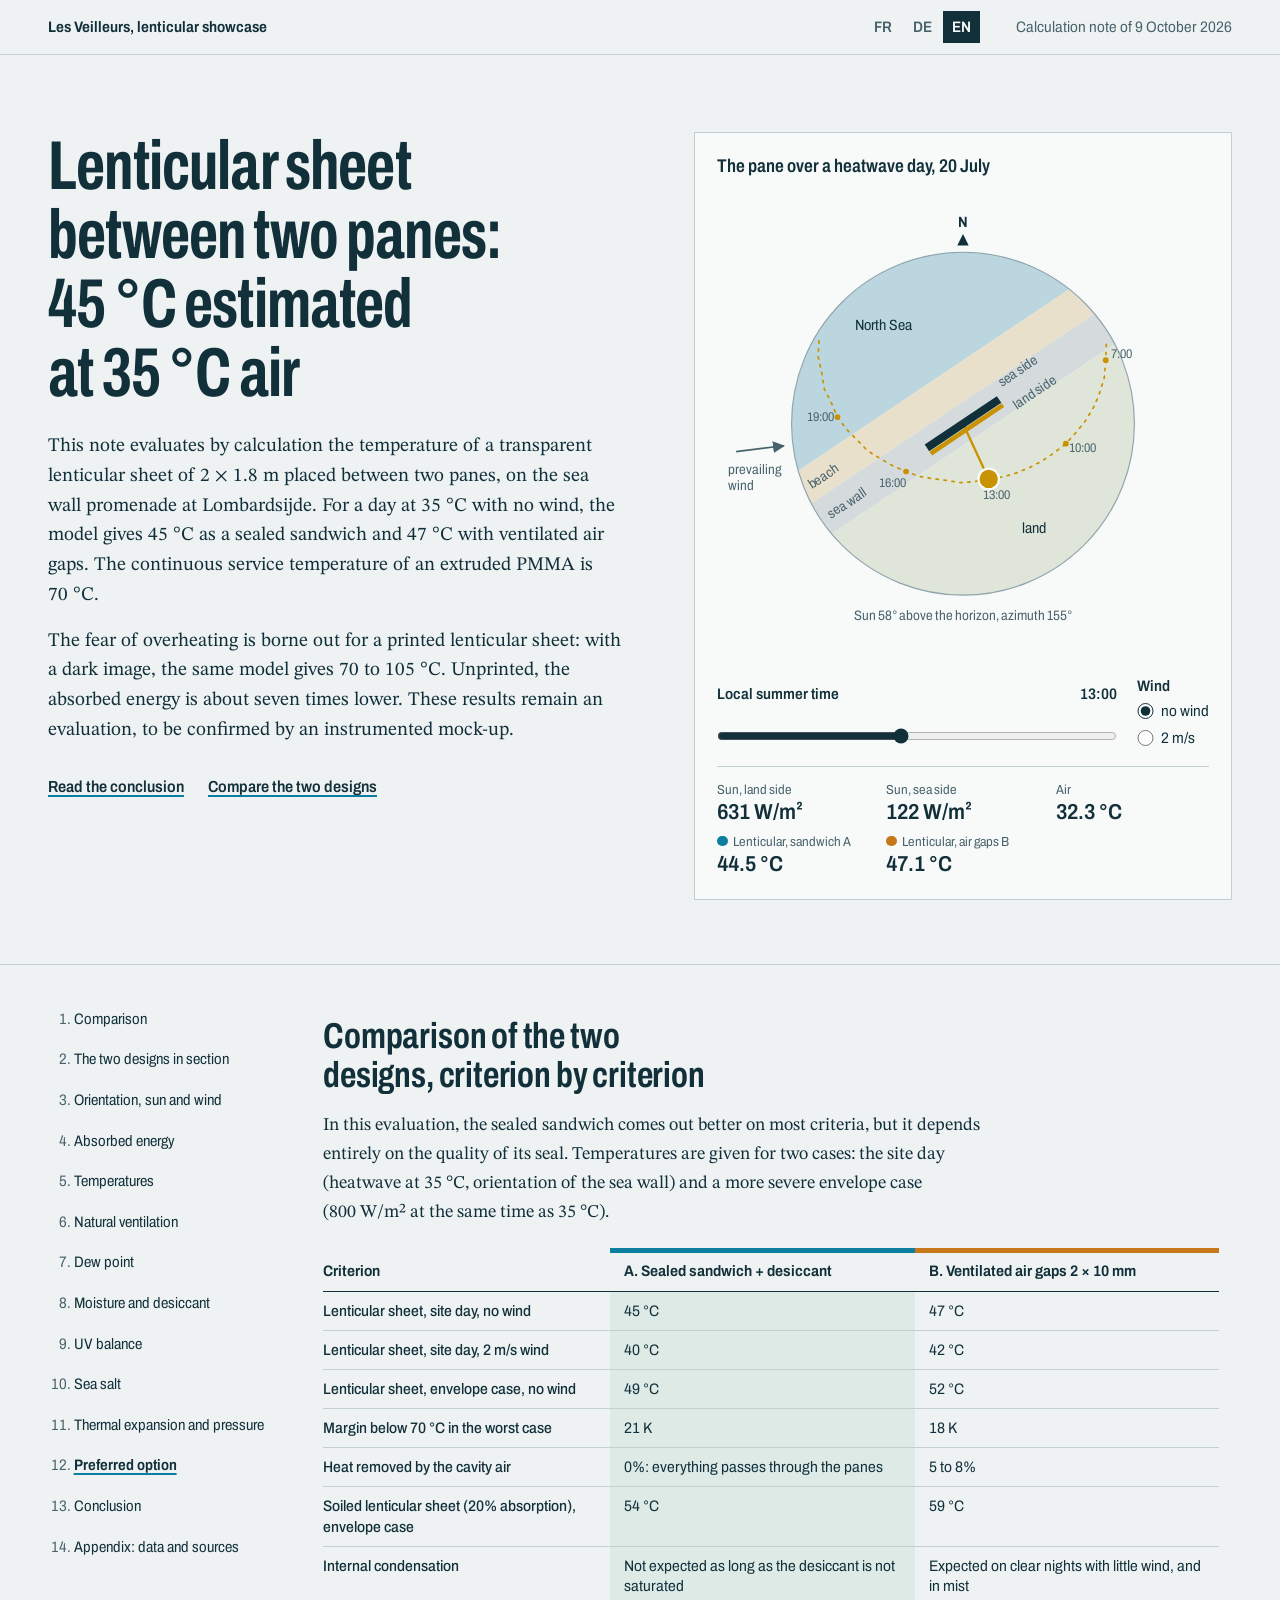
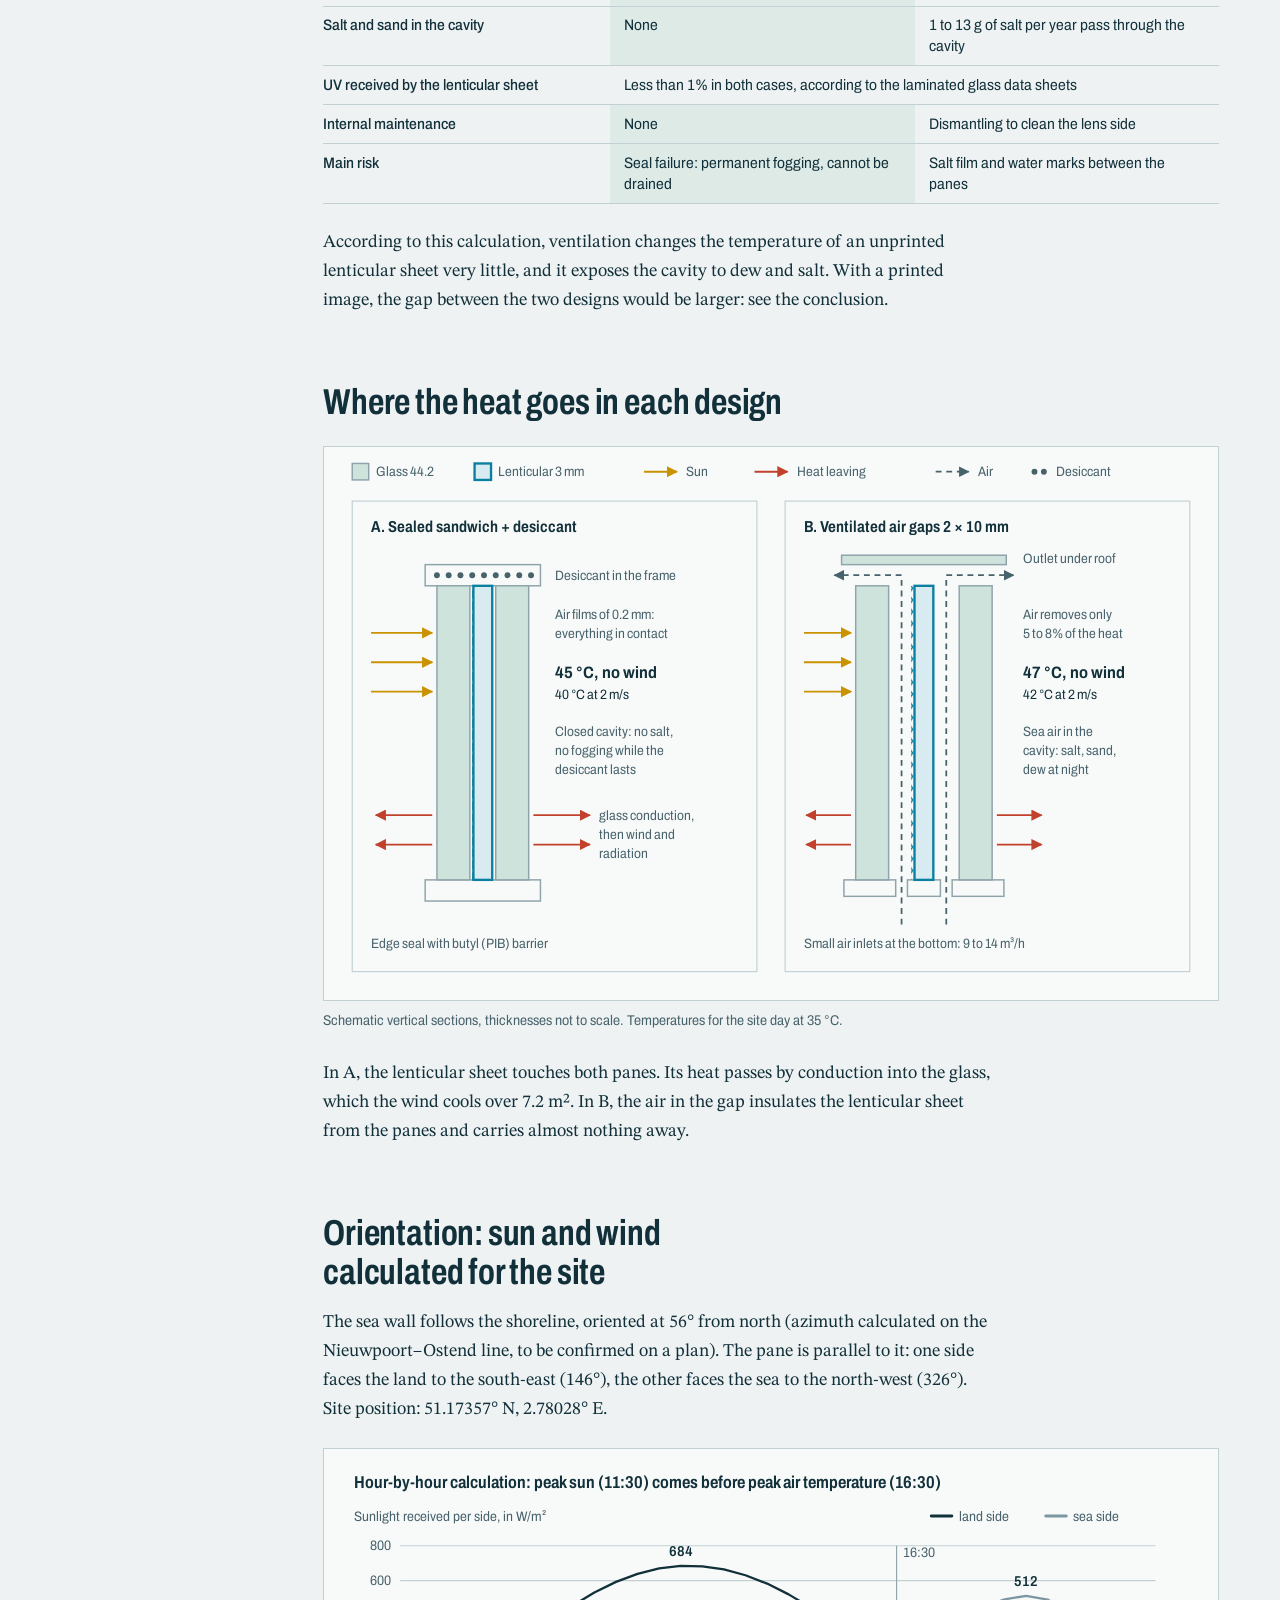
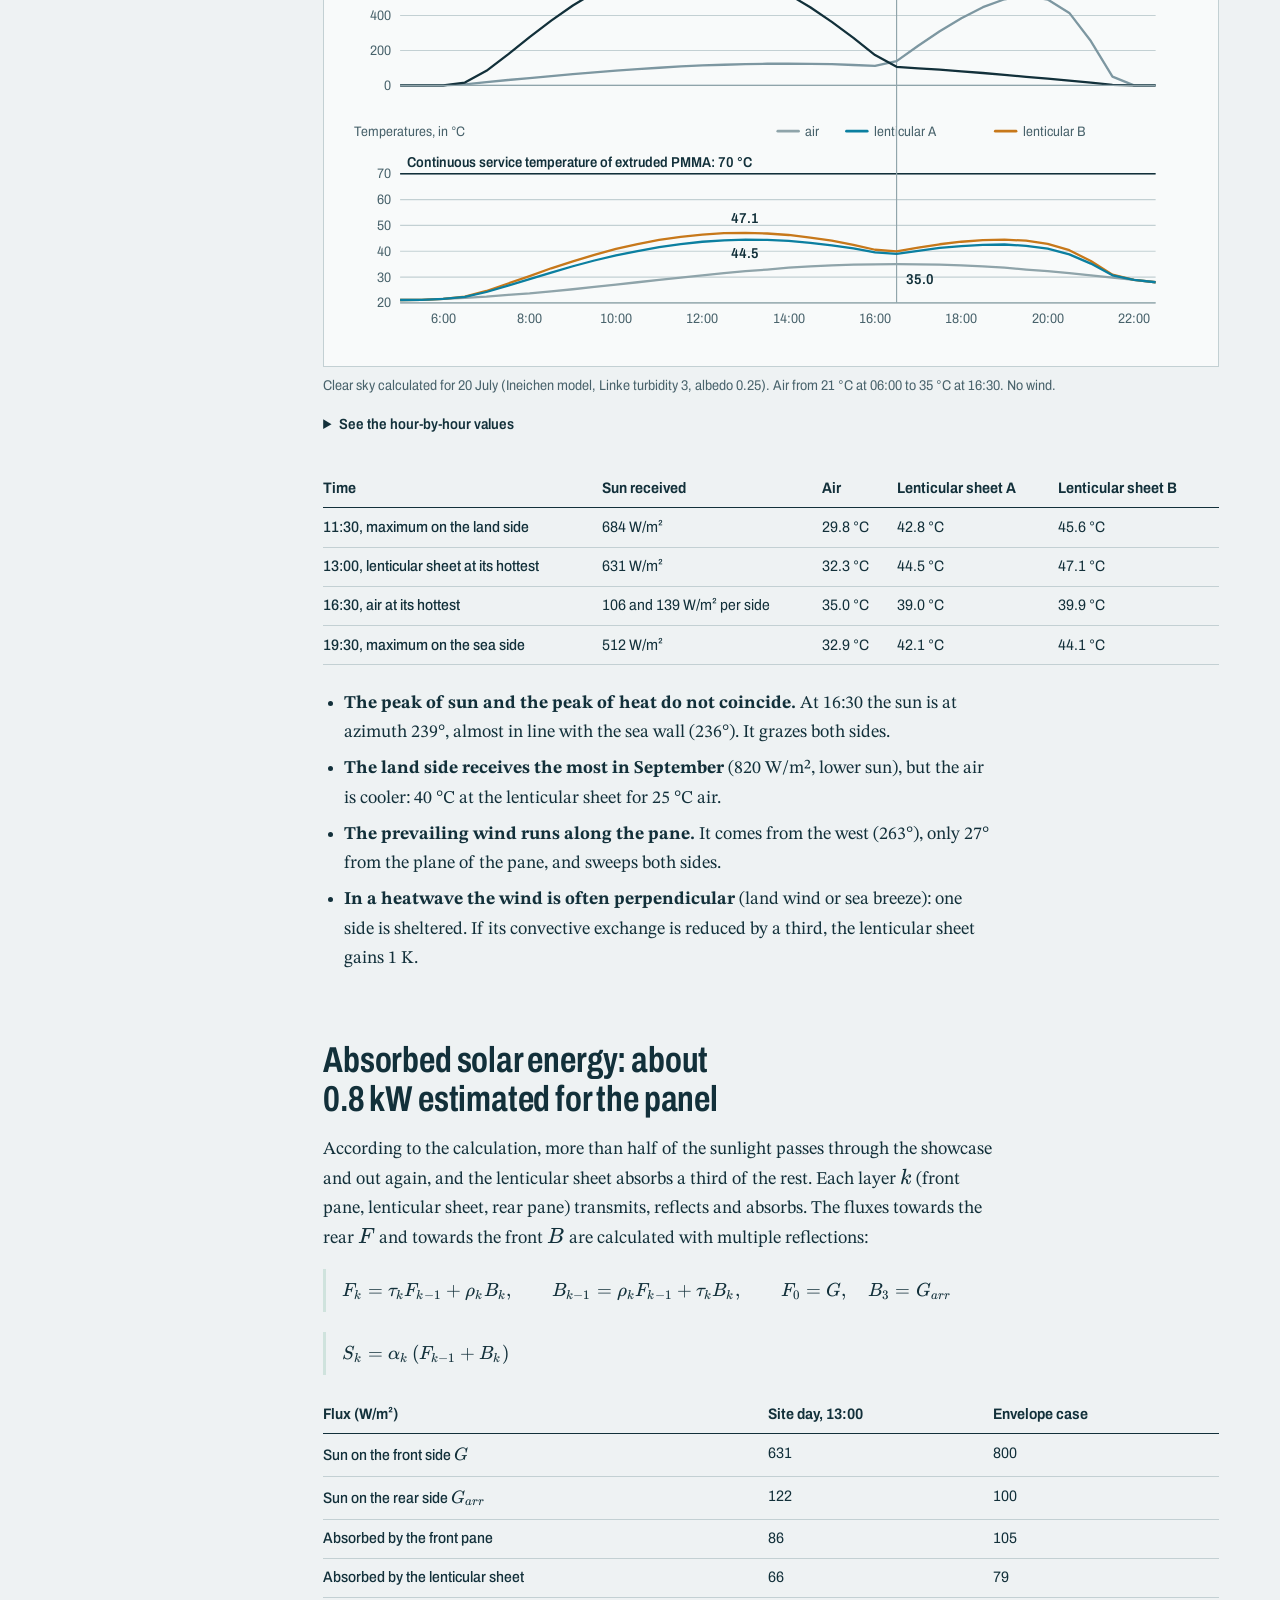
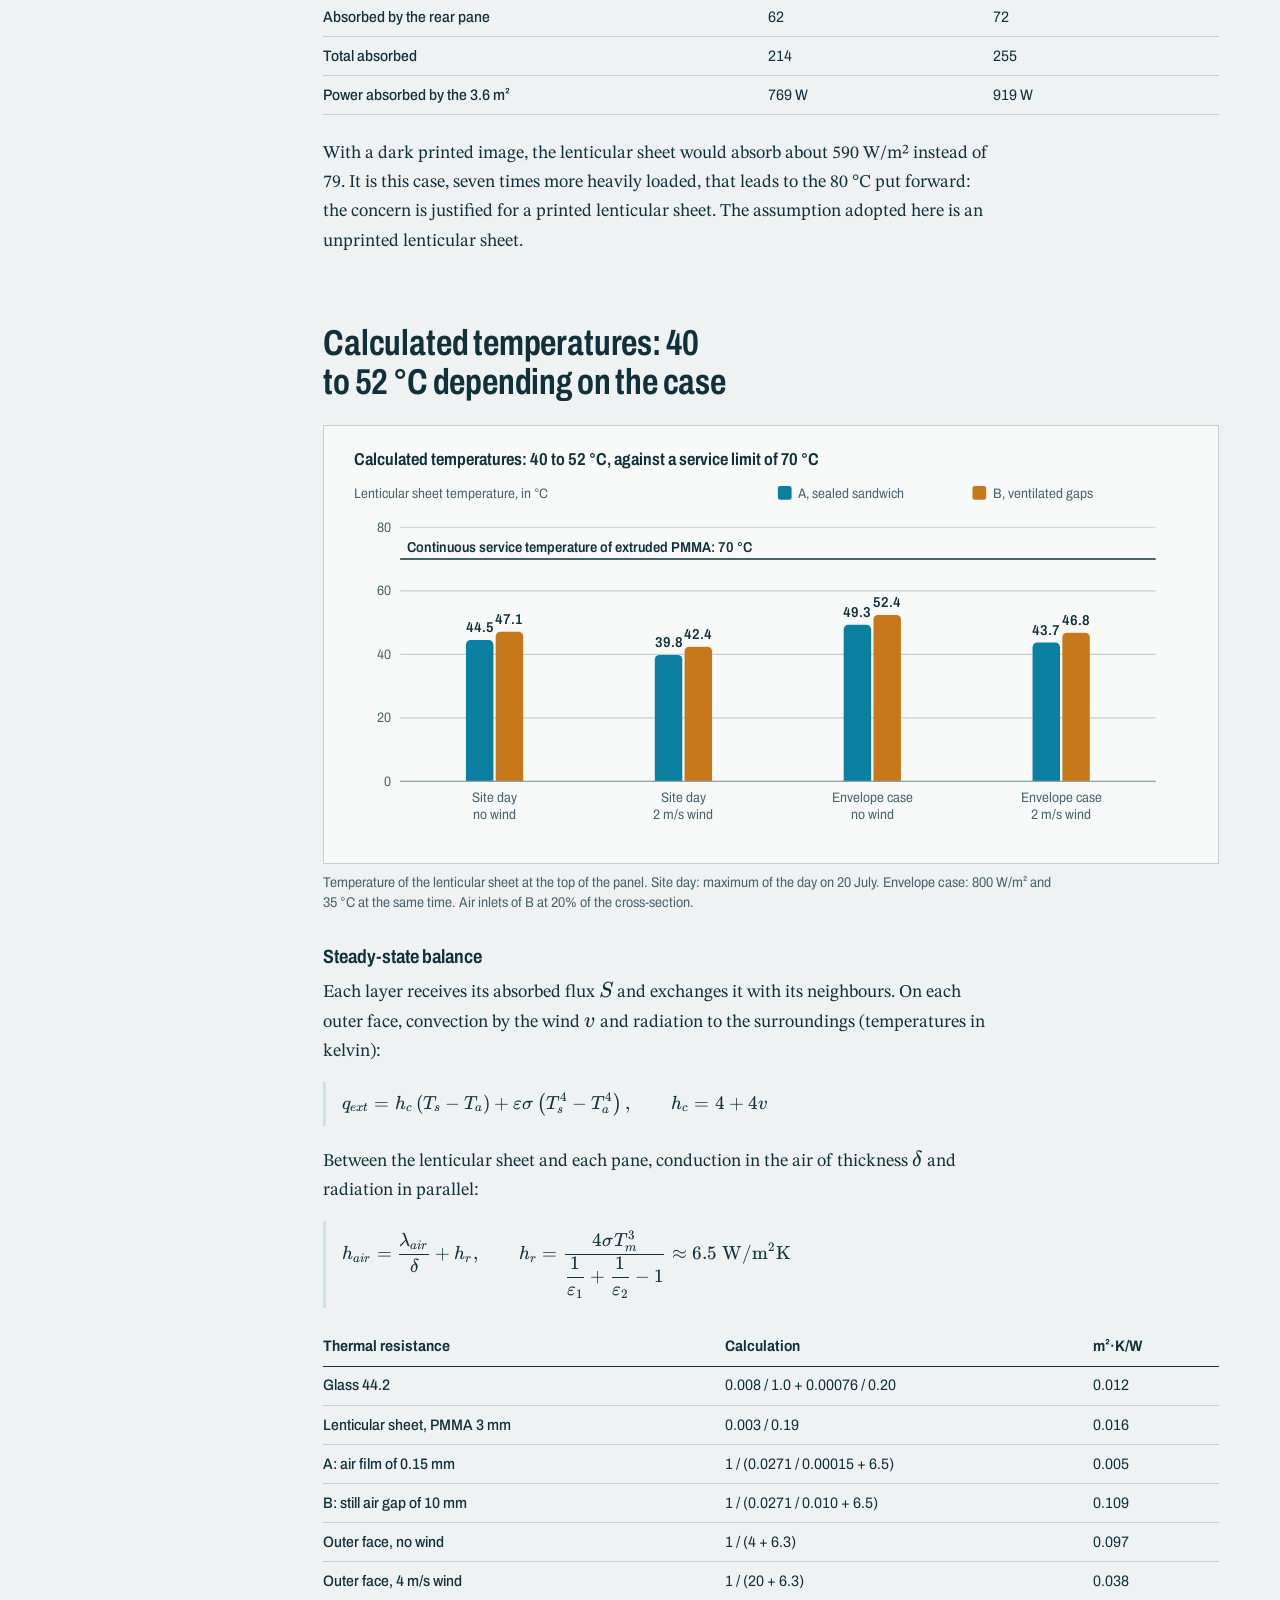
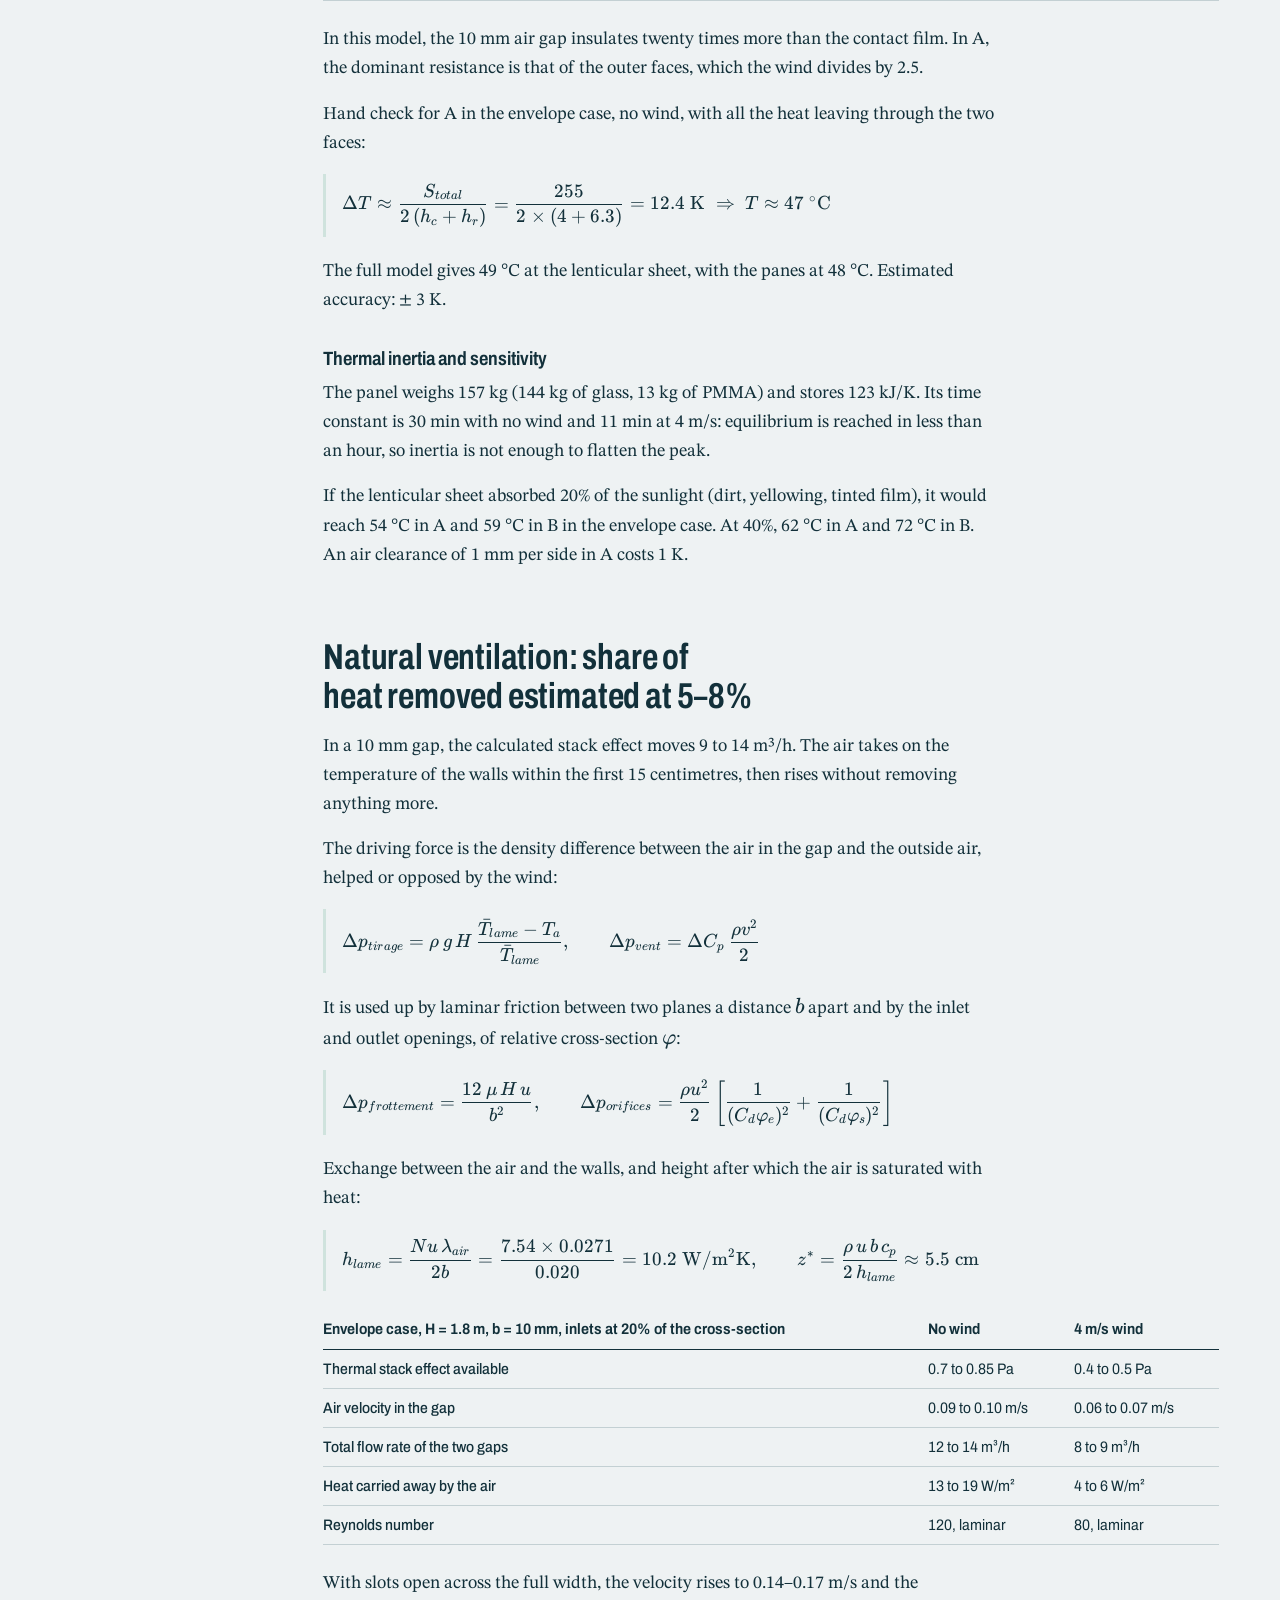
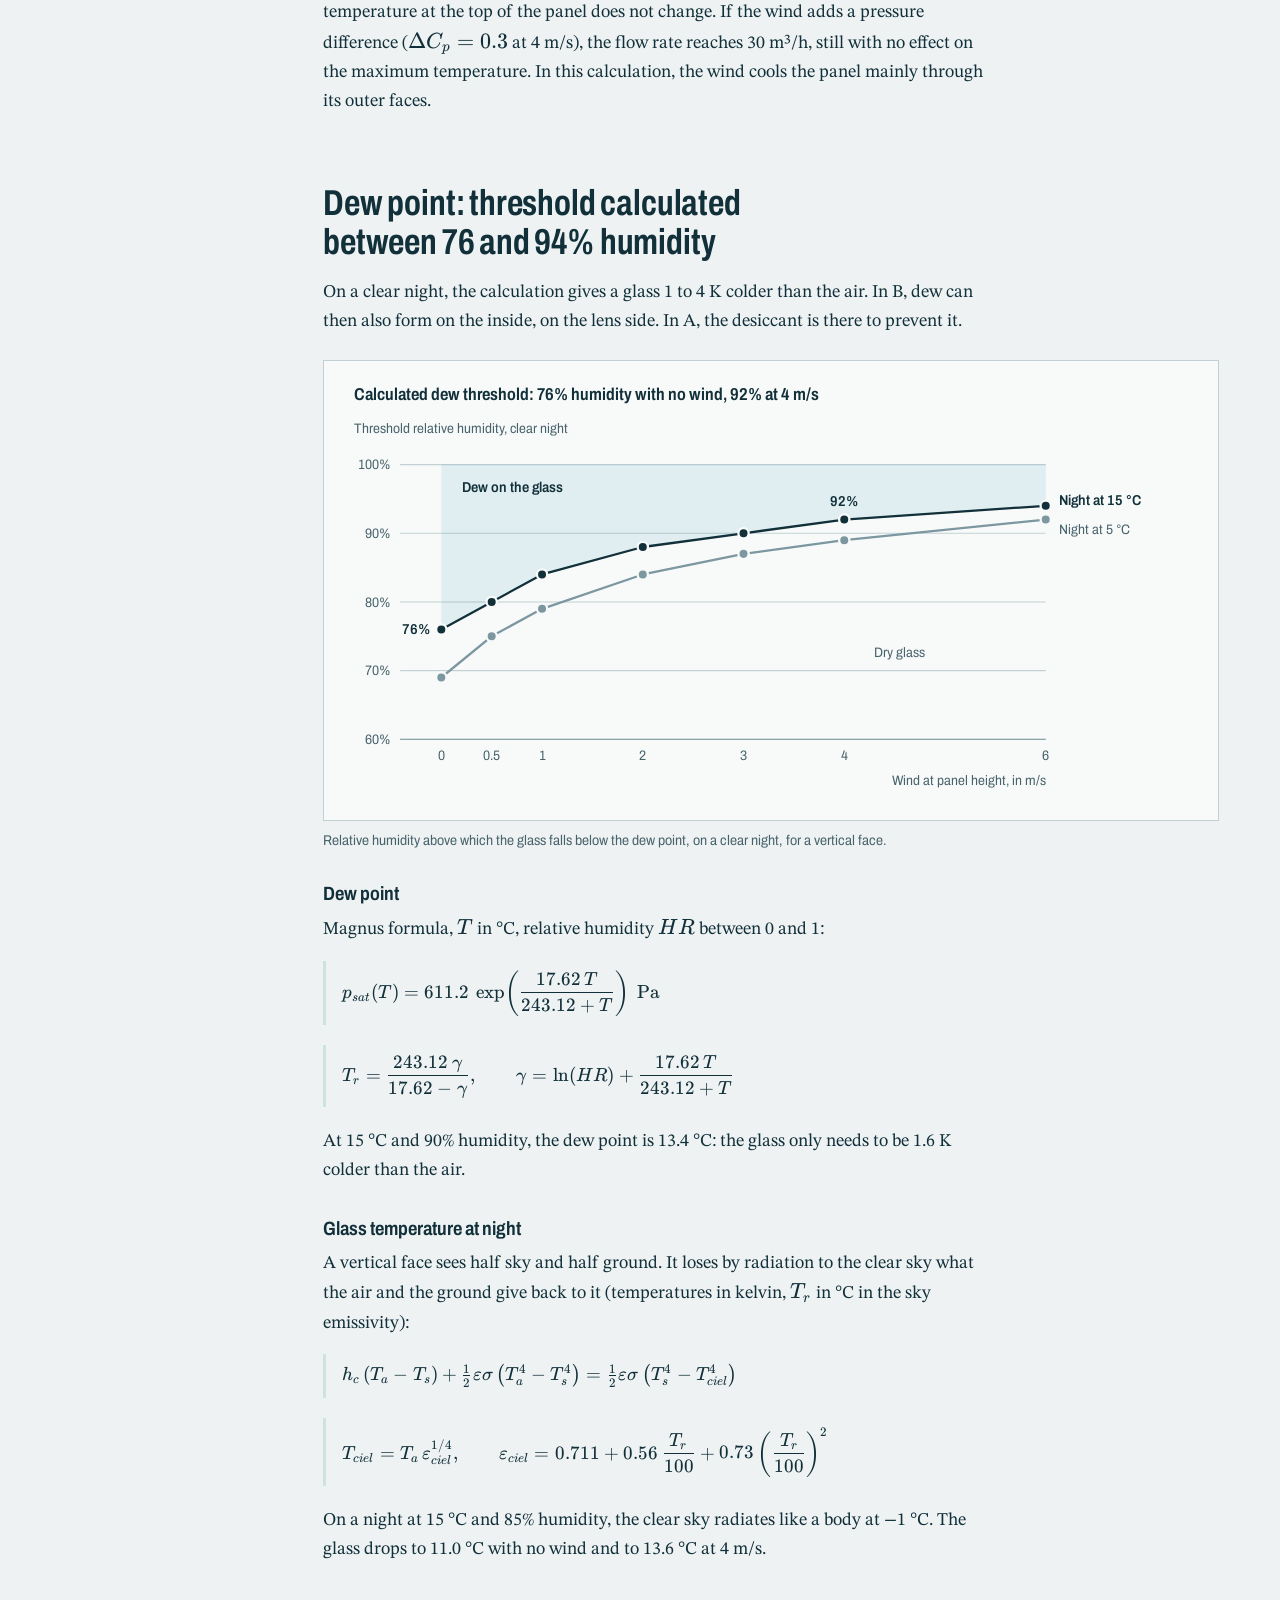
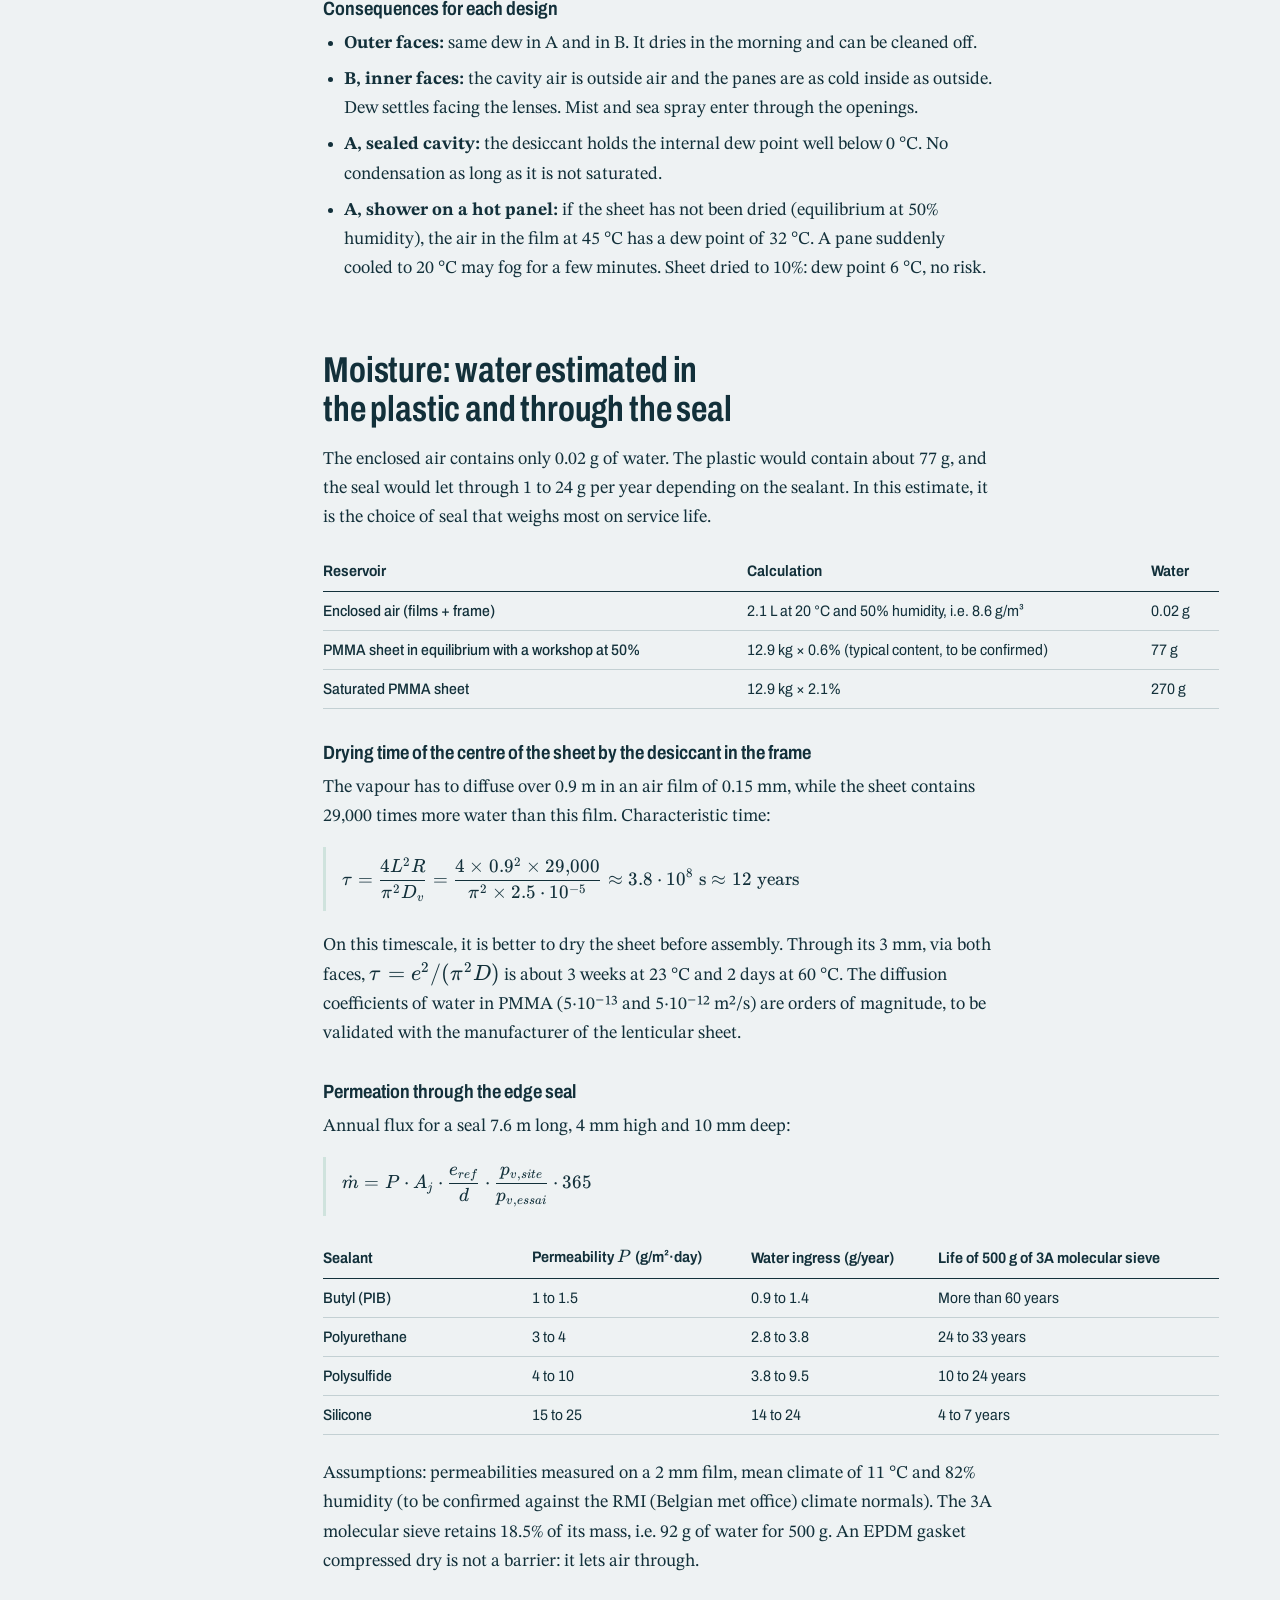
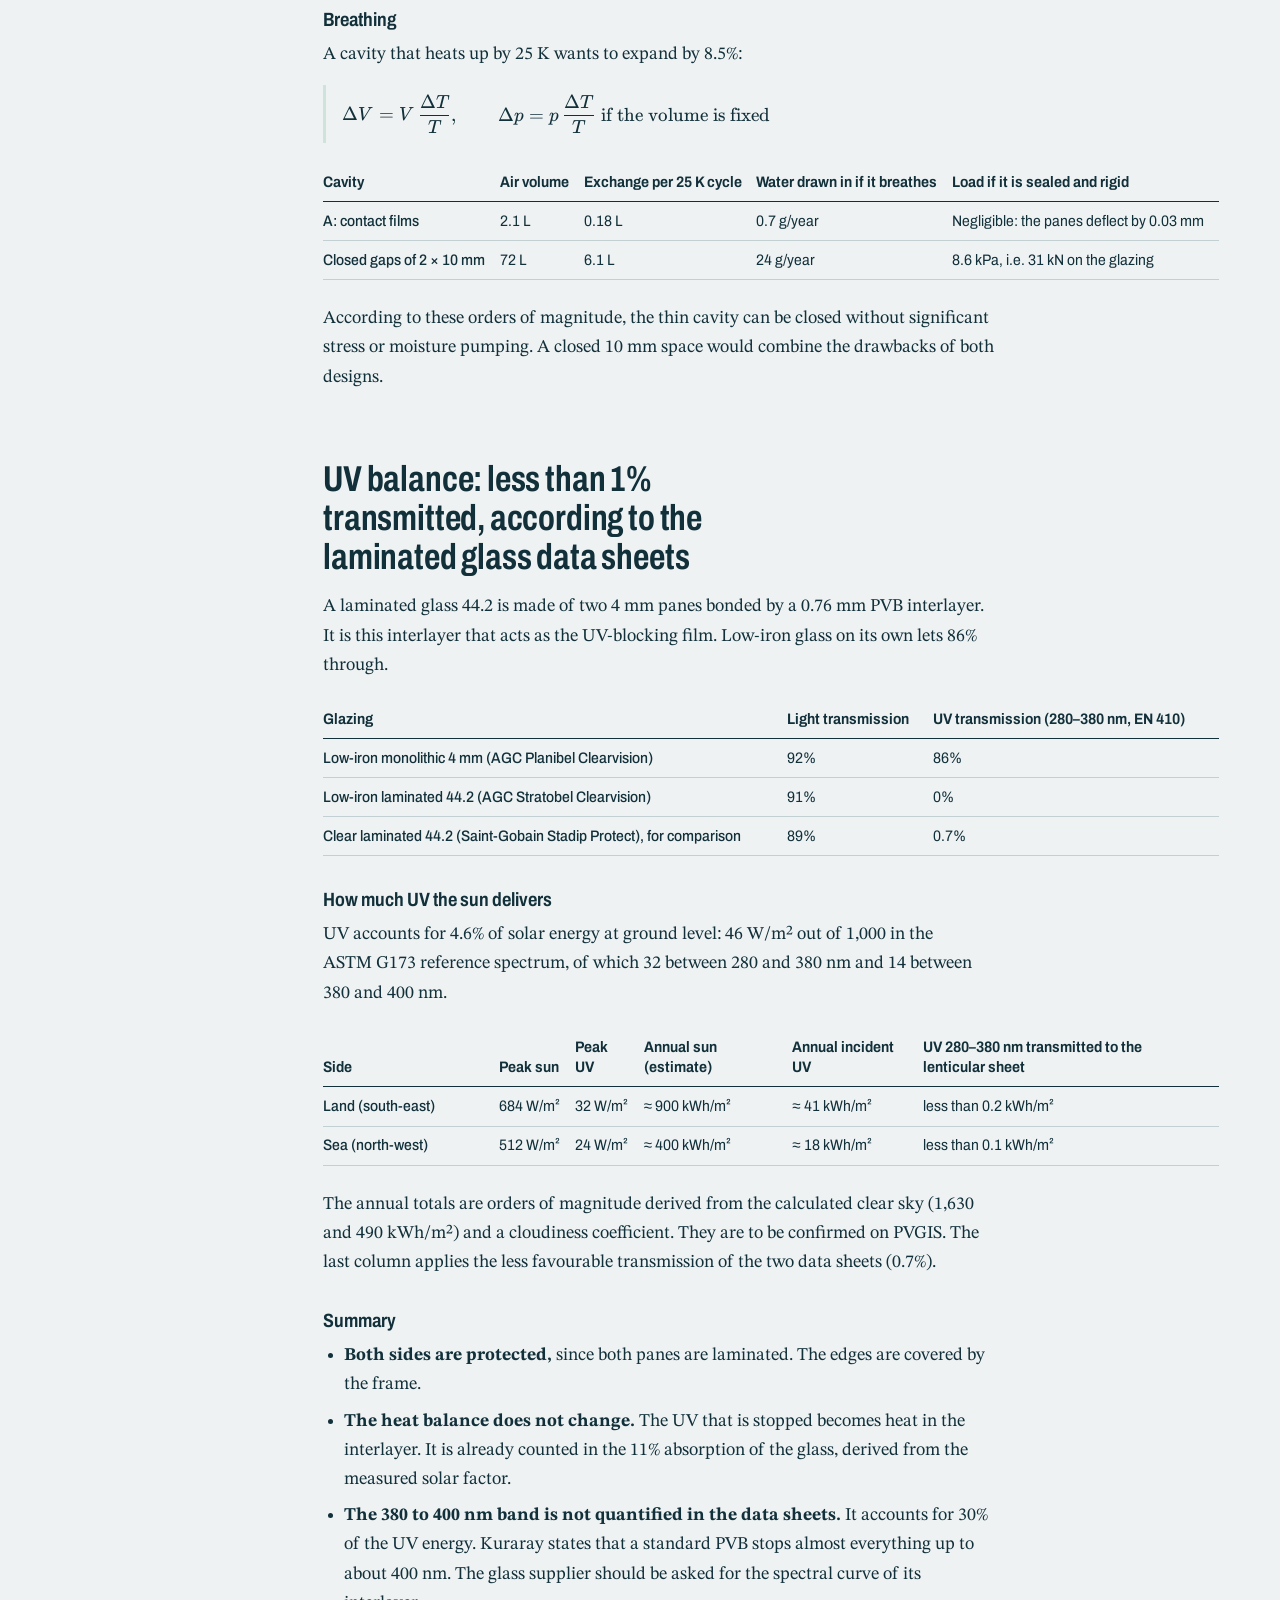
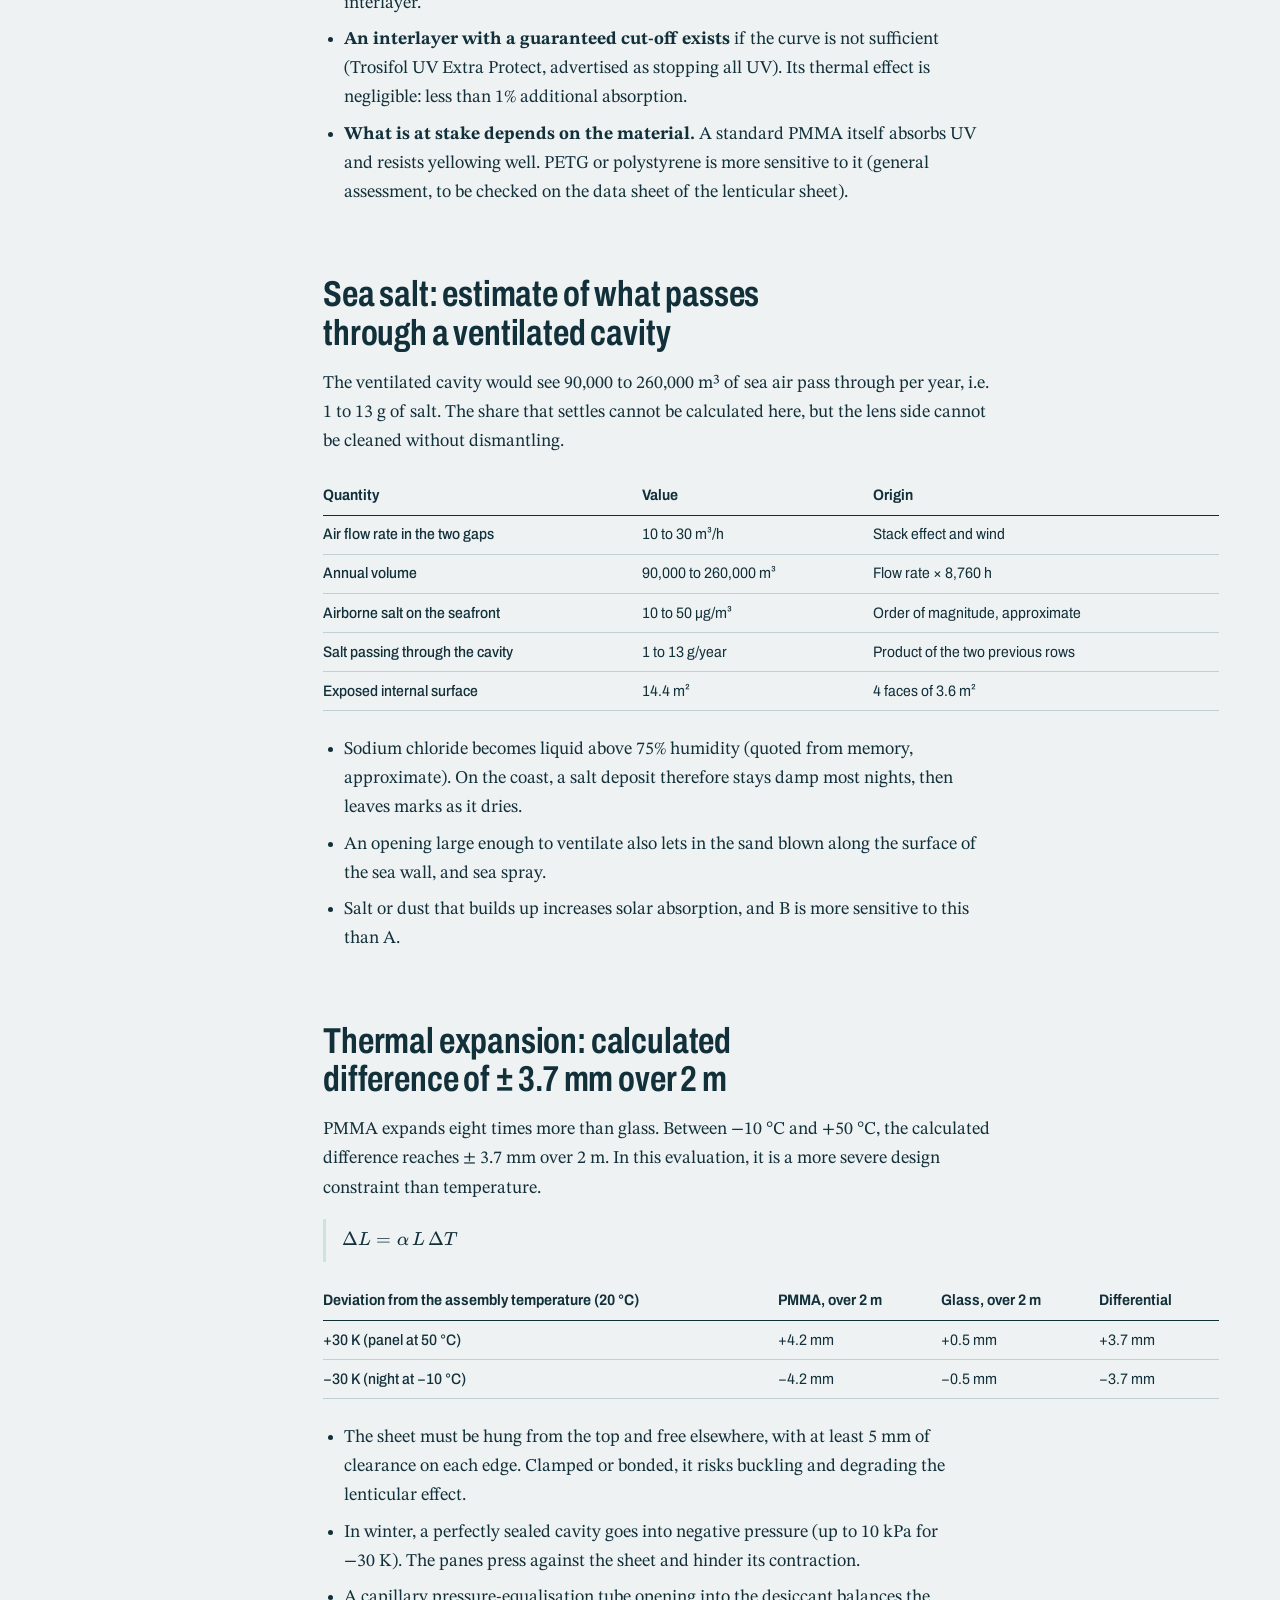
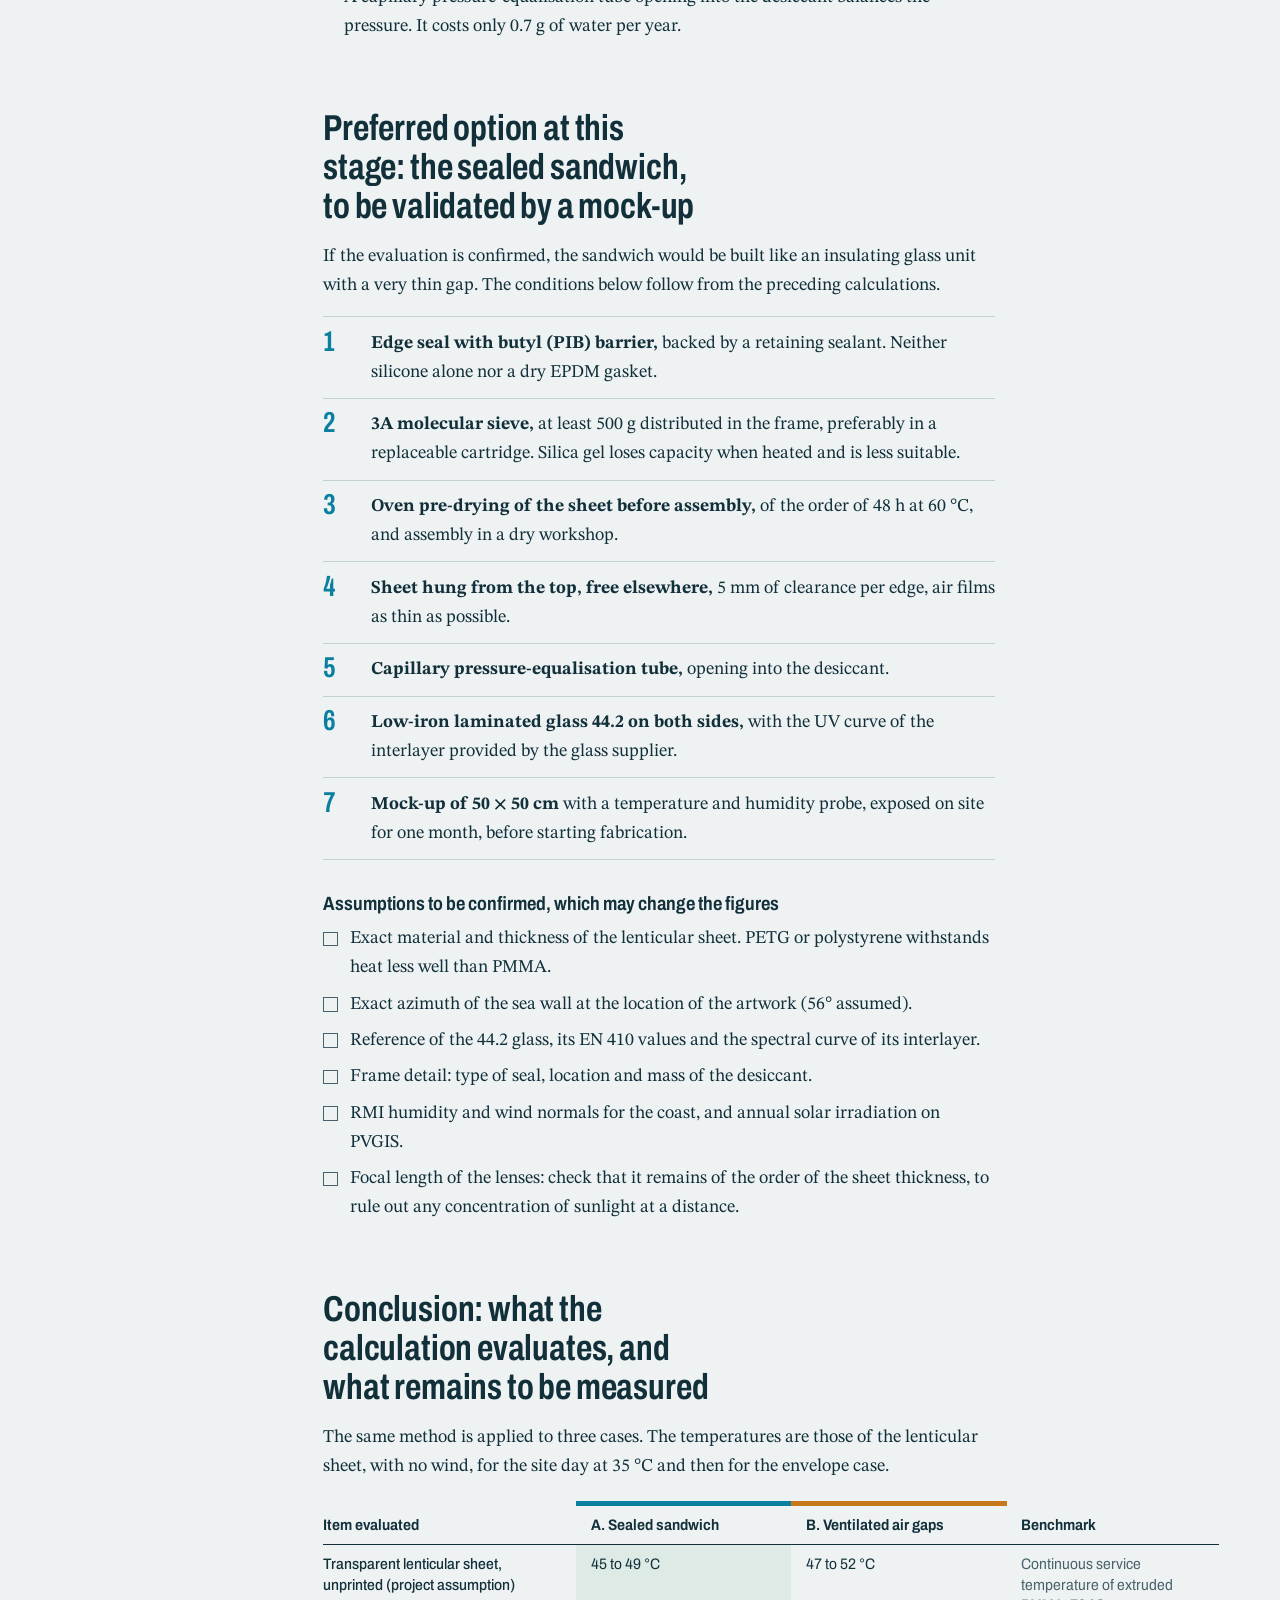
<file: en/index.html>
<!doctype html>
<html lang="en">
<head>
<meta charset="utf-8">
<meta name="viewport" content="width=device-width, initial-scale=1">
<meta name="robots" content="noindex, nofollow">
<title>Les Veilleurs, lenticular showcase: calculation note</title>
<meta name="description" content="Thermal, moisture and UV calculation note for the 2 × 1.8 m lenticular showcase on the sea wall promenade at Lombardsijde.">
<link rel="stylesheet" href="/assets/katex/katex.min.css">
<link rel="stylesheet" href="/assets/style.css">
</head>
<body>

<header class="bandeau">
  <a class="bandeau-titre" href="#haut">Les Veilleurs, lenticular showcase</a>
  <nav class="langues" aria-label="Language"><a href="/" hreflang="fr" lang="fr">FR</a><a href="/de/" hreflang="de" lang="de">DE</a><a href="/en/" hreflang="en" lang="en" aria-current="true">EN</a></nav>
  <span class="bandeau-date">Calculation note of 9 October 2026</span>
</header>

<main id="haut">

<section class="ouverture">
  <div class="ouverture-texte">
    <h1>Lenticular sheet between two panes: 45&nbsp;°C estimated at 35&nbsp;°C air</h1>
    <p class="chapeau">This note evaluates by calculation the temperature of a transparent lenticular sheet of 2&nbsp;×&nbsp;1.8&nbsp;m placed between two panes, on the sea wall promenade at Lombardsijde. For a day at 35&nbsp;°C with no wind, the model gives 45&nbsp;°C as a sealed sandwich and 47&nbsp;°C with ventilated air gaps. The continuous service temperature of an extruded PMMA is 70&nbsp;°C.</p>
    <p class="chapeau">The fear of overheating is borne out for a printed lenticular sheet: with a dark image, the same model gives 70 to 105&nbsp;°C. Unprinted, the absorbed energy is about seven times lower. These results remain an evaluation, to be confirmed by an instrumented mock-up.</p>
    <p class="ouverture-liens"><a href="#conclusion">Read the conclusion</a><a href="#comparaison">Compare the two designs</a></p>
  </div>

  <figure class="boussole" aria-labelledby="boussole-titre">
    <figcaption id="boussole-titre">The pane over a heatwave day, 20 July</figcaption>
    <svg id="boussole-svg" viewBox="0 0 420 420" role="img" aria-label="Plan view: the sea wall, the sea to the north-west, the land to the south-east, the pane parallel to the sea wall and the path of the sun"></svg>
    <div class="boussole-commande">
      <label for="heure">Local summer time <output id="heure-lue" for="heure">13:00</output></label>
      <input id="heure" type="range" min="0" max="35" step="1" value="16">
      <fieldset class="vent-choix">
        <legend>Wind</legend>
        <label><input type="radio" name="vent" value="0" checked> no wind</label>
        <label><input type="radio" name="vent" value="2"> 2&nbsp;m/s</label>
      </fieldset>
    </div>
    <dl class="boussole-lecture">
      <div><dt>Sun, land side</dt><dd id="l-terre">631 W/m²</dd></div>
      <div><dt>Sun, sea side</dt><dd id="l-mer">122 W/m²</dd></div>
      <div><dt>Air</dt><dd id="l-air">32.3 °C</dd></div>
      <div class="serie-a"><dt>Lenticular, sandwich A</dt><dd id="l-a">44.5 °C</dd></div>
      <div class="serie-b"><dt>Lenticular, air gaps B</dt><dd id="l-b">47.1 °C</dd></div>
    </dl>
  </figure>
</section>

<div class="corps">

<nav class="sommaire" aria-label="Contents">
  <ol>
    <li><a href="#comparaison">Comparison</a></li>
    <li><a href="#coupe">The two designs in section</a></li>
    <li><a href="#orientation">Orientation, sun and wind</a></li>
    <li><a href="#energie">Absorbed energy</a></li>
    <li><a href="#temperatures">Temperatures</a></li>
    <li><a href="#ventilation">Natural ventilation</a></li>
    <li><a href="#rosee">Dew point</a></li>
    <li><a href="#dessiccant">Moisture and desiccant</a></li>
    <li><a href="#uv">UV balance</a></li>
    <li><a href="#sel">Sea salt</a></li>
    <li><a href="#dilatation">Thermal expansion and pressure</a></li>
    <li><a href="#recommandation">Preferred option</a></li>
    <li><a href="#conclusion">Conclusion</a></li>
    <li><a href="#donnees">Appendix: data and sources</a></li>
  </ol>
</nav>

<article class="note">

<section id="comparaison">
  <h2>Comparison of the two designs, criterion by criterion</h2>
  <p>In this evaluation, the sealed sandwich comes out better on most criteria, but it depends entirely on the quality of its seal. Temperatures are given for two cases: the site day (heatwave at 35&nbsp;°C, orientation of the sea wall) and a more severe envelope case (800&nbsp;W/m² at the same time as 35&nbsp;°C).</p>
  <div class="defile">
  <table class="deux-vitres">
    <thead>
      <tr><th scope="col">Criterion</th><th scope="col" class="col-a">A. Sealed sandwich + desiccant</th><th scope="col" class="col-b">B. Ventilated air gaps 2&nbsp;×&nbsp;10&nbsp;mm</th></tr>
    </thead>
    <tbody>
      <tr><th scope="row">Lenticular sheet, site day, no wind</th><td>45&nbsp;°C</td><td>47&nbsp;°C</td></tr>
      <tr><th scope="row">Lenticular sheet, site day, 2&nbsp;m/s wind</th><td>40&nbsp;°C</td><td>42&nbsp;°C</td></tr>
      <tr><th scope="row">Lenticular sheet, envelope case, no wind</th><td>49&nbsp;°C</td><td>52&nbsp;°C</td></tr>
      <tr><th scope="row">Margin below 70&nbsp;°C in the worst case</th><td>21&nbsp;K</td><td>18&nbsp;K</td></tr>
      <tr><th scope="row">Heat removed by the cavity air</th><td>0%: everything passes through the panes</td><td>5 to 8%</td></tr>
      <tr><th scope="row">Soiled lenticular sheet (20% absorption), envelope case</th><td>54&nbsp;°C</td><td>59&nbsp;°C</td></tr>
      <tr><th scope="row">Internal condensation</th><td>Not expected as long as the desiccant is not saturated</td><td>Expected on clear nights with little wind, and in mist</td></tr>
      <tr><th scope="row">Salt and sand in the cavity</th><td>None</td><td>1 to 13&nbsp;g of salt per year pass through the cavity</td></tr>
      <tr><th scope="row">UV received by the lenticular sheet</th><td colspan="2">Less than 1% in both cases, according to the laminated glass data sheets</td></tr>
      <tr><th scope="row">Internal maintenance</th><td>None</td><td>Dismantling to clean the lens side</td></tr>
      <tr><th scope="row">Main risk</th><td>Seal failure: permanent fogging, cannot be drained</td><td>Salt film and water marks between the panes</td></tr>
    </tbody>
  </table>
  </div>
  <p>According to this calculation, ventilation changes the temperature of an unprinted lenticular sheet very little, and it exposes the cavity to dew and salt. With a printed image, the gap between the two designs would be larger: see the conclusion.</p>
</section>

<section id="coupe">
  <h2>Where the heat goes in each design</h2>
  <figure class="large">
    <svg viewBox="0 0 760 470" role="img" aria-label="Vertical sections of the two designs: sealed sandwich on the left, ventilated air gaps on the right" class="coupe">
      <defs>
        <marker id="m-soleil" viewBox="0 0 10 10" refX="9" refY="5" markerWidth="6" markerHeight="6" orient="auto-start-reverse"><path d="M0 0L10 5L0 10z" fill="#C99200"/></marker>
        <marker id="m-chaud" viewBox="0 0 10 10" refX="9" refY="5" markerWidth="6" markerHeight="6" orient="auto-start-reverse"><path d="M0 0L10 5L0 10z" fill="#C2412D"/></marker>
        <marker id="m-air" viewBox="0 0 10 10" refX="9" refY="5" markerWidth="6" markerHeight="6" orient="auto-start-reverse"><path d="M0 0L10 5L0 10z" fill="#48626B"/></marker>
        <pattern id="lentilles" width="6" height="10" patternUnits="userSpaceOnUse"><path d="M3 0a5.67 5.67 0 0 0 0 10" fill="none" stroke="#0B7FA0" stroke-width="1.2"/></pattern>
      </defs>

      <g class="legende">
        <rect x="24" y="14" width="14" height="14" class="f-verre"/><text x="44" y="25">Glass 44.2</text>
        <rect x="128" y="14" width="14" height="14" class="f-lent"/><text x="148" y="25">Lenticular 3 mm</text>
        <line x1="272" x2="300" y1="21" y2="21" class="l-soleil" marker-end="url(#m-soleil)"/><text x="308" y="25">Sun</text>
        <line x1="366" x2="394" y1="21" y2="21" class="l-chaud" marker-end="url(#m-chaud)"/><text x="402" y="25">Heat leaving</text>
        <line x1="520" x2="548" y1="21" y2="21" class="l-air" marker-end="url(#m-air)"/><text x="556" y="25">Air</text>
        <circle cx="604" cy="21" r="2.5" class="p-dess"/><circle cx="612" cy="21" r="2.5" class="p-dess"/><text x="622" y="25">Desiccant</text>
      </g>

      <g>
        <rect x="24" y="46" width="344" height="400" class="cadre-a"/>
        <text x="40" y="72" class="nom">A. Sealed sandwich + desiccant</text>
        <rect x="86" y="100" width="98" height="18" class="chassis"/>
        <g class="p-dess"><circle cx="96" cy="109" r="2.5"/><circle cx="106" cy="109" r="2.5"/><circle cx="116" cy="109" r="2.5"/><circle cx="126" cy="109" r="2.5"/><circle cx="136" cy="109" r="2.5"/><circle cx="146" cy="109" r="2.5"/><circle cx="156" cy="109" r="2.5"/><circle cx="166" cy="109" r="2.5"/><circle cx="176" cy="109" r="2.5"/></g>
        <rect x="86" y="368" width="98" height="18" class="chassis"/>
        <rect x="96" y="118" width="28" height="250" class="f-verre"/>
        <rect x="124" y="118" width="6" height="250" fill="url(#lentilles)"/>
        <rect x="127" y="118" width="16" height="250" class="f-lent"/>
        <rect x="146" y="118" width="28" height="250" class="f-verre"/>
        <line x1="40" x2="92" y1="158" y2="158" class="l-soleil" marker-end="url(#m-soleil)"/>
        <line x1="40" x2="92" y1="183" y2="183" class="l-soleil" marker-end="url(#m-soleil)"/>
        <line x1="40" x2="92" y1="208" y2="208" class="l-soleil" marker-end="url(#m-soleil)"/>
        <line x1="92" x2="44" y1="313" y2="313" class="l-chaud" marker-end="url(#m-chaud)"/>
        <line x1="92" x2="44" y1="338" y2="338" class="l-chaud" marker-end="url(#m-chaud)"/>
        <line x1="178" x2="226" y1="313" y2="313" class="l-chaud" marker-end="url(#m-chaud)"/>
        <line x1="178" x2="226" y1="338" y2="338" class="l-chaud" marker-end="url(#m-chaud)"/>
        <text x="196" y="113">Desiccant in the frame</text>
        <text x="196" y="146">Air films of 0.2 mm:</text>
        <text x="196" y="162">everything in contact</text>
        <text x="196" y="196" class="chiffre">45 °C, no wind</text>
        <text x="196" y="214" class="fort">40 °C at 2 m/s</text>
        <text x="196" y="246">Closed cavity: no salt,</text>
        <text x="196" y="262">no fogging while the</text>
        <text x="196" y="278">desiccant lasts</text>
        <text x="234" y="317">glass conduction,</text>
        <text x="234" y="333">then wind and</text>
        <text x="234" y="349">radiation</text>
        <text x="40" y="426">Edge seal with butyl (PIB) barrier</text>
      </g>

      <g>
        <rect x="392" y="46" width="344" height="400" class="cadre-b"/>
        <text x="408" y="72" class="nom">B. Ventilated air gaps 2 × 10 mm</text>
        <rect x="440" y="92" width="140" height="8" class="f-verre"/>
        <rect x="442" y="368" width="44" height="14" class="chassis"/>
        <rect x="496" y="368" width="28" height="14" class="chassis"/>
        <rect x="534" y="368" width="44" height="14" class="chassis"/>
        <rect x="452" y="118" width="28" height="250" class="f-verre"/>
        <rect x="499" y="118" width="6" height="250" fill="url(#lentilles)"/>
        <rect x="502" y="118" width="16" height="250" class="f-lent"/>
        <rect x="540" y="118" width="28" height="250" class="f-verre"/>
        <path d="M491 406V109H434" class="l-air" marker-end="url(#m-air)"/>
        <path d="M529 406V109H586" class="l-air" marker-end="url(#m-air)"/>
        <line x1="408" x2="448" y1="158" y2="158" class="l-soleil" marker-end="url(#m-soleil)"/>
        <line x1="408" x2="448" y1="183" y2="183" class="l-soleil" marker-end="url(#m-soleil)"/>
        <line x1="408" x2="448" y1="208" y2="208" class="l-soleil" marker-end="url(#m-soleil)"/>
        <line x1="448" x2="410" y1="313" y2="313" class="l-chaud" marker-end="url(#m-chaud)"/>
        <line x1="448" x2="410" y1="338" y2="338" class="l-chaud" marker-end="url(#m-chaud)"/>
        <line x1="572" x2="610" y1="313" y2="313" class="l-chaud" marker-end="url(#m-chaud)"/>
        <line x1="572" x2="610" y1="338" y2="338" class="l-chaud" marker-end="url(#m-chaud)"/>
        <text x="594" y="99">Outlet under roof</text>
        <text x="594" y="146">Air removes only</text>
        <text x="594" y="162">5 to 8% of the heat</text>
        <text x="594" y="196" class="chiffre">47 °C, no wind</text>
        <text x="594" y="214" class="fort">42 °C at 2 m/s</text>
        <text x="594" y="246">Sea air in the</text>
        <text x="594" y="262">cavity: salt, sand,</text>
        <text x="594" y="278">dew at night</text>
        <text x="408" y="426">Small air inlets at the bottom: 9 to 14 m³/h</text>
      </g>
    </svg>
    <figcaption>Schematic vertical sections, thicknesses not to scale. Temperatures for the site day at 35&nbsp;°C.</figcaption>
  </figure>
  <p>In A, the lenticular sheet touches both panes. Its heat passes by conduction into the glass, which the wind cools over 7.2&nbsp;m². In B, the air in the gap insulates the lenticular sheet from the panes and carries almost nothing away.</p>
</section>

<section id="orientation">
  <h2>Orientation: sun and wind calculated for the site</h2>
  <p>The sea wall follows the shoreline, oriented at 56° from north (azimuth calculated on the Nieuwpoort–Ostend line, to be confirmed on a plan). The pane is parallel to it: one side faces the land to the south-east (146°), the other faces the sea to the north-west (326°). Site position: 51.17357°&nbsp;N, 2.78028°&nbsp;E.</p>
  <figure class="large">
    <div id="g-jour" class="graphe"></div>
    <figcaption>Clear sky calculated for 20 July (Ineichen model, Linke turbidity 3, albedo 0.25). Air from 21&nbsp;°C at 06:00 to 35&nbsp;°C at 16:30. No wind.</figcaption>
    <details><summary>See the hour-by-hour values</summary><div class="defile" id="t-jour"></div></details>
  </figure>
  <div class="defile">
  <table>
    <thead><tr><th scope="col">Time</th><th scope="col">Sun received</th><th scope="col">Air</th><th scope="col">Lenticular sheet A</th><th scope="col">Lenticular sheet B</th></tr></thead>
    <tbody>
      <tr><th scope="row">11:30, maximum on the land side</th><td>684&nbsp;W/m²</td><td>29.8&nbsp;°C</td><td>42.8&nbsp;°C</td><td>45.6&nbsp;°C</td></tr>
      <tr><th scope="row">13:00, lenticular sheet at its hottest</th><td>631&nbsp;W/m²</td><td>32.3&nbsp;°C</td><td>44.5&nbsp;°C</td><td>47.1&nbsp;°C</td></tr>
      <tr><th scope="row">16:30, air at its hottest</th><td>106 and 139&nbsp;W/m² per side</td><td>35.0&nbsp;°C</td><td>39.0&nbsp;°C</td><td>39.9&nbsp;°C</td></tr>
      <tr><th scope="row">19:30, maximum on the sea side</th><td>512&nbsp;W/m²</td><td>32.9&nbsp;°C</td><td>42.1&nbsp;°C</td><td>44.1&nbsp;°C</td></tr>
    </tbody>
  </table>
  </div>
  <ul>
    <li><strong>The peak of sun and the peak of heat do not coincide.</strong> At 16:30 the sun is at azimuth 239°, almost in line with the sea wall (236°). It grazes both sides.</li>
    <li><strong>The land side receives the most in September</strong> (820&nbsp;W/m², lower sun), but the air is cooler: 40&nbsp;°C at the lenticular sheet for 25&nbsp;°C air.</li>
    <li><strong>The prevailing wind runs along the pane.</strong> It comes from the west (263°), only 27° from the plane of the pane, and sweeps both sides.</li>
    <li><strong>In a heatwave the wind is often perpendicular</strong> (land wind or sea breeze): one side is sheltered. If its convective exchange is reduced by a third, the lenticular sheet gains 1&nbsp;K.</li>
  </ul>
</section>

<section id="energie">
  <h2>Absorbed solar energy: about 0.8&nbsp;kW estimated for the panel</h2>
  <p>According to the calculation, more than half of the sunlight passes through the showcase and out again, and the lenticular sheet absorbs a third of the rest. Each layer \(k\) (front pane, lenticular sheet, rear pane) transmits, reflects and absorbs. The fluxes towards the rear \(F\) and towards the front \(B\) are calculated with multiple reflections:</p>
  <div class="formule">\[F_k = \tau_k F_{k-1} + \rho_k B_k, \qquad B_{k-1} = \rho_k F_{k-1} + \tau_k B_k, \qquad F_0 = G, \quad B_3 = G_{arr}\]</div>
  <div class="formule">\[S_k = \alpha_k \left( F_{k-1} + B_k \right)\]</div>
  <div class="defile">
  <table>
    <thead><tr><th scope="col">Flux (W/m²)</th><th scope="col">Site day, 13:00</th><th scope="col">Envelope case</th></tr></thead>
    <tbody>
      <tr><th scope="row">Sun on the front side \(G\)</th><td>631</td><td>800</td></tr>
      <tr><th scope="row">Sun on the rear side \(G_{arr}\)</th><td>122</td><td>100</td></tr>
      <tr><th scope="row">Absorbed by the front pane</th><td>86</td><td>105</td></tr>
      <tr><th scope="row">Absorbed by the lenticular sheet</th><td>66</td><td>79</td></tr>
      <tr><th scope="row">Absorbed by the rear pane</th><td>62</td><td>72</td></tr>
      <tr><th scope="row">Total absorbed</th><td>214</td><td>255</td></tr>
      <tr><th scope="row">Power absorbed by the 3.6&nbsp;m²</th><td>769&nbsp;W</td><td>919&nbsp;W</td></tr>
    </tbody>
  </table>
  </div>
  <p>With a dark printed image, the lenticular sheet would absorb about 590&nbsp;W/m² instead of 79. It is this case, seven times more heavily loaded, that leads to the 80&nbsp;°C put forward: the concern is justified for a printed lenticular sheet. The assumption adopted here is an unprinted lenticular sheet.</p>
</section>

<section id="temperatures">
  <h2>Calculated temperatures: 40 to 52&nbsp;°C depending on the case</h2>
  <figure class="large">
    <div id="g-temp" class="graphe"></div>
    <figcaption>Temperature of the lenticular sheet at the top of the panel. Site day: maximum of the day on 20 July. Envelope case: 800&nbsp;W/m² and 35&nbsp;°C at the same time. Air inlets of B at 20% of the cross-section.</figcaption>
  </figure>
  <h3>Steady-state balance</h3>
  <p>Each layer receives its absorbed flux \(S\) and exchanges it with its neighbours. On each outer face, convection by the wind \(v\) and radiation to the surroundings (temperatures in kelvin):</p>
  <div class="formule">\[q_{ext} = h_c \,(T_s - T_a) + \varepsilon \sigma \left( T_s^4 - T_a^4 \right), \qquad h_c = 4 + 4v\]</div>
  <p>Between the lenticular sheet and each pane, conduction in the air of thickness \(\delta\) and radiation in parallel:</p>
  <div class="formule">\[h_{air} = \frac{\lambda_{air}}{\delta} + h_r, \qquad h_r = \frac{4 \sigma T_m^3}{\dfrac{1}{\varepsilon_1} + \dfrac{1}{\varepsilon_2} - 1} \approx 6.5 \ \mathrm{W/m^2K}\]</div>
  <div class="defile">
  <table>
    <thead><tr><th scope="col">Thermal resistance</th><th scope="col">Calculation</th><th scope="col">m²·K/W</th></tr></thead>
    <tbody>
      <tr><th scope="row">Glass 44.2</th><td>0.008 / 1.0 + 0.00076 / 0.20</td><td>0.012</td></tr>
      <tr><th scope="row">Lenticular sheet, PMMA 3&nbsp;mm</th><td>0.003 / 0.19</td><td>0.016</td></tr>
      <tr><th scope="row">A: air film of 0.15&nbsp;mm</th><td>1 / (0.0271 / 0.00015 + 6.5)</td><td>0.005</td></tr>
      <tr><th scope="row">B: still air gap of 10&nbsp;mm</th><td>1 / (0.0271 / 0.010 + 6.5)</td><td>0.109</td></tr>
      <tr><th scope="row">Outer face, no wind</th><td>1 / (4 + 6.3)</td><td>0.097</td></tr>
      <tr><th scope="row">Outer face, 4&nbsp;m/s wind</th><td>1 / (20 + 6.3)</td><td>0.038</td></tr>
    </tbody>
  </table>
  </div>
  <p>In this model, the 10&nbsp;mm air gap insulates twenty times more than the contact film. In A, the dominant resistance is that of the outer faces, which the wind divides by 2.5.</p>
  <p>Hand check for A in the envelope case, no wind, with all the heat leaving through the two faces:</p>
  <div class="formule">\[\Delta T \approx \frac{S_{total}}{2\,(h_c + h_r)} = \frac{255}{2 \times (4 + 6.3)} = 12.4 \ \mathrm{K} \;\Rightarrow\; T \approx 47 \ ^\circ\mathrm{C}\]</div>
  <p>The full model gives 49&nbsp;°C at the lenticular sheet, with the panes at 48&nbsp;°C. Estimated accuracy: ±&nbsp;3&nbsp;K.</p>
  <h3>Thermal inertia and sensitivity</h3>
  <p>The panel weighs 157&nbsp;kg (144&nbsp;kg of glass, 13&nbsp;kg of PMMA) and stores 123&nbsp;kJ/K. Its time constant is 30&nbsp;min with no wind and 11&nbsp;min at 4&nbsp;m/s: equilibrium is reached in less than an hour, so inertia is not enough to flatten the peak.</p>
  <p>If the lenticular sheet absorbed 20% of the sunlight (dirt, yellowing, tinted film), it would reach 54&nbsp;°C in A and 59&nbsp;°C in B in the envelope case. At 40%, 62&nbsp;°C in A and 72&nbsp;°C in B. An air clearance of 1&nbsp;mm per side in A costs 1&nbsp;K.</p>
</section>

<section id="ventilation">
  <h2>Natural ventilation: share of heat removed estimated at 5–8%</h2>
  <p>In a 10&nbsp;mm gap, the calculated stack effect moves 9 to 14&nbsp;m³/h. The air takes on the temperature of the walls within the first 15 centimetres, then rises without removing anything more.</p>
  <p>The driving force is the density difference between the air in the gap and the outside air, helped or opposed by the wind:</p>
  <div class="formule">\[\Delta p_{tirage} = \rho \, g \, H \, \frac{\bar{T}_{lame} - T_a}{\bar{T}_{lame}}, \qquad \Delta p_{vent} = \Delta C_p \, \frac{\rho v^2}{2}\]</div>
  <p>It is used up by laminar friction between two planes a distance \(b\) apart and by the inlet and outlet openings, of relative cross-section \(\varphi\):</p>
  <div class="formule">\[\Delta p_{frottement} = \frac{12 \, \mu \, H \, u}{b^2}, \qquad \Delta p_{orifices} = \frac{\rho u^2}{2} \left[ \frac{1}{(C_d \varphi_e)^2} + \frac{1}{(C_d \varphi_s)^2} \right]\]</div>
  <p>Exchange between the air and the walls, and height after which the air is saturated with heat:</p>
  <div class="formule">\[h_{lame} = \frac{Nu \, \lambda_{air}}{2b} = \frac{7.54 \times 0.0271}{0.020} = 10.2 \ \mathrm{W/m^2K}, \qquad z^* = \frac{\rho \, u \, b \, c_p}{2 \, h_{lame}} \approx 5.5 \ \mathrm{cm}\]</div>
  <div class="defile">
  <table>
    <thead><tr><th scope="col">Envelope case, H = 1.8&nbsp;m, b = 10&nbsp;mm, inlets at 20% of the cross-section</th><th scope="col">No wind</th><th scope="col">4&nbsp;m/s wind</th></tr></thead>
    <tbody>
      <tr><th scope="row">Thermal stack effect available</th><td>0.7 to 0.85&nbsp;Pa</td><td>0.4 to 0.5&nbsp;Pa</td></tr>
      <tr><th scope="row">Air velocity in the gap</th><td>0.09 to 0.10&nbsp;m/s</td><td>0.06 to 0.07&nbsp;m/s</td></tr>
      <tr><th scope="row">Total flow rate of the two gaps</th><td>12 to 14&nbsp;m³/h</td><td>8 to 9&nbsp;m³/h</td></tr>
      <tr><th scope="row">Heat carried away by the air</th><td>13 to 19&nbsp;W/m²</td><td>4 to 6&nbsp;W/m²</td></tr>
      <tr><th scope="row">Reynolds number</th><td>120, laminar</td><td>80, laminar</td></tr>
    </tbody>
  </table>
  </div>
  <p>With slots open across the full width, the velocity rises to 0.14–0.17&nbsp;m/s and the temperature at the top of the panel does not change. If the wind adds a pressure difference (\(\Delta C_p = 0.3\) at 4&nbsp;m/s), the flow rate reaches 30&nbsp;m³/h, still with no effect on the maximum temperature. In this calculation, the wind cools the panel mainly through its outer faces.</p>
</section>

<section id="rosee">
  <h2>Dew point: threshold calculated between 76 and 94% humidity</h2>
  <p>On a clear night, the calculation gives a glass 1 to 4&nbsp;K colder than the air. In B, dew can then also form on the inside, on the lens side. In A, the desiccant is there to prevent it.</p>
  <figure class="large">
    <div id="g-rosee" class="graphe"></div>
    <figcaption>Relative humidity above which the glass falls below the dew point, on a clear night, for a vertical face.</figcaption>
  </figure>
  <h3>Dew point</h3>
  <p>Magnus formula, \(T\) in °C, relative humidity \(HR\) between 0 and 1:</p>
  <div class="formule">\[p_{sat}(T) = 611.2 \, \exp\!\left( \frac{17.62 \, T}{243.12 + T} \right) \ \mathrm{Pa}\]</div>
  <div class="formule">\[T_r = \frac{243.12 \, \gamma}{17.62 - \gamma}, \qquad \gamma = \ln(HR) + \frac{17.62 \, T}{243.12 + T}\]</div>
  <p>At 15&nbsp;°C and 90% humidity, the dew point is 13.4&nbsp;°C: the glass only needs to be 1.6&nbsp;K colder than the air.</p>
  <h3>Glass temperature at night</h3>
  <p>A vertical face sees half sky and half ground. It loses by radiation to the clear sky what the air and the ground give back to it (temperatures in kelvin, \(T_r\) in °C in the sky emissivity):</p>
  <div class="formule">\[h_c \,(T_a - T_s) + \tfrac{1}{2} \varepsilon \sigma \left( T_a^4 - T_s^4 \right) = \tfrac{1}{2} \varepsilon \sigma \left( T_s^4 - T_{ciel}^4 \right)\]</div>
  <div class="formule">\[T_{ciel} = T_a \, \varepsilon_{ciel}^{1/4}, \qquad \varepsilon_{ciel} = 0.711 + 0.56 \, \frac{T_r}{100} + 0.73 \left( \frac{T_r}{100} \right)^2\]</div>
  <p>On a night at 15&nbsp;°C and 85% humidity, the clear sky radiates like a body at −1&nbsp;°C. The glass drops to 11.0&nbsp;°C with no wind and to 13.6&nbsp;°C at 4&nbsp;m/s.</p>
  <h3>Consequences for each design</h3>
  <ul>
    <li><strong>Outer faces:</strong> same dew in A and in B. It dries in the morning and can be cleaned off.</li>
    <li><strong>B, inner faces:</strong> the cavity air is outside air and the panes are as cold inside as outside. Dew settles facing the lenses. Mist and sea spray enter through the openings.</li>
    <li><strong>A, sealed cavity:</strong> the desiccant holds the internal dew point well below 0&nbsp;°C. No condensation as long as it is not saturated.</li>
    <li><strong>A, shower on a hot panel:</strong> if the sheet has not been dried (equilibrium at 50% humidity), the air in the film at 45&nbsp;°C has a dew point of 32&nbsp;°C. A pane suddenly cooled to 20&nbsp;°C may fog for a few minutes. Sheet dried to 10%: dew point 6&nbsp;°C, no risk.</li>
  </ul>
</section>

<section id="dessiccant">
  <h2>Moisture: water estimated in the plastic and through the seal</h2>
  <p>The enclosed air contains only 0.02&nbsp;g of water. The plastic would contain about 77&nbsp;g, and the seal would let through 1 to 24&nbsp;g per year depending on the sealant. In this estimate, it is the choice of seal that weighs most on service life.</p>
  <div class="defile">
  <table>
    <thead><tr><th scope="col">Reservoir</th><th scope="col">Calculation</th><th scope="col">Water</th></tr></thead>
    <tbody>
      <tr><th scope="row">Enclosed air (films + frame)</th><td>2.1&nbsp;L at 20&nbsp;°C and 50% humidity, i.e. 8.6&nbsp;g/m³</td><td>0.02&nbsp;g</td></tr>
      <tr><th scope="row">PMMA sheet in equilibrium with a workshop at 50%</th><td>12.9&nbsp;kg × 0.6% (typical content, to be confirmed)</td><td>77&nbsp;g</td></tr>
      <tr><th scope="row">Saturated PMMA sheet</th><td>12.9&nbsp;kg × 2.1%</td><td>270&nbsp;g</td></tr>
    </tbody>
  </table>
  </div>
  <h3>Drying time of the centre of the sheet by the desiccant in the frame</h3>
  <p>The vapour has to diffuse over 0.9&nbsp;m in an air film of 0.15&nbsp;mm, while the sheet contains 29,000 times more water than this film. Characteristic time:</p>
  <div class="formule">\[\tau = \frac{4 L^2 R}{\pi^2 D_v} = \frac{4 \times 0.9^2 \times 29{,}000}{\pi^2 \times 2.5 \cdot 10^{-5}} \approx 3.8 \cdot 10^{8} \ \mathrm{s} \approx 12 \ \mathrm{years}\]</div>
  <p>On this timescale, it is better to dry the sheet before assembly. Through its 3&nbsp;mm, via both faces, \(\tau = e^2 / (\pi^2 D)\) is about 3&nbsp;weeks at 23&nbsp;°C and 2&nbsp;days at 60&nbsp;°C. The diffusion coefficients of water in PMMA (5·10⁻¹³ and 5·10⁻¹²&nbsp;m²/s) are orders of magnitude, to be validated with the manufacturer of the lenticular sheet.</p>
  <h3>Permeation through the edge seal</h3>
  <p>Annual flux for a seal 7.6&nbsp;m long, 4&nbsp;mm high and 10&nbsp;mm deep:</p>
  <div class="formule">\[\dot{m} = P \cdot A_j \cdot \frac{e_{ref}}{d} \cdot \frac{p_{v,site}}{p_{v,essai}} \cdot 365\]</div>
  <div class="defile">
  <table>
    <thead><tr><th scope="col">Sealant</th><th scope="col">Permeability \(P\) (g/m²·day)</th><th scope="col">Water ingress (g/year)</th><th scope="col">Life of 500&nbsp;g of 3A molecular sieve</th></tr></thead>
    <tbody>
      <tr><th scope="row">Butyl (PIB)</th><td>1 to 1.5</td><td>0.9 to 1.4</td><td>More than 60&nbsp;years</td></tr>
      <tr><th scope="row">Polyurethane</th><td>3 to 4</td><td>2.8 to 3.8</td><td>24 to 33&nbsp;years</td></tr>
      <tr><th scope="row">Polysulfide</th><td>4 to 10</td><td>3.8 to 9.5</td><td>10 to 24&nbsp;years</td></tr>
      <tr><th scope="row">Silicone</th><td>15 to 25</td><td>14 to 24</td><td>4 to 7&nbsp;years</td></tr>
    </tbody>
  </table>
  </div>
  <p>Assumptions: permeabilities measured on a 2&nbsp;mm film, mean climate of 11&nbsp;°C and 82% humidity (to be confirmed against the RMI (Belgian met office) climate normals). The 3A molecular sieve retains 18.5% of its mass, i.e. 92&nbsp;g of water for 500&nbsp;g. An EPDM gasket compressed dry is not a barrier: it lets air through.</p>
  <h3>Breathing</h3>
  <p>A cavity that heats up by 25&nbsp;K wants to expand by 8.5%:</p>
  <div class="formule">\[\Delta V = V \, \frac{\Delta T}{T}, \qquad \Delta p = p \, \frac{\Delta T}{T} \ \text{if the volume is fixed}\]</div>
  <div class="defile">
  <table>
    <thead><tr><th scope="col">Cavity</th><th scope="col">Air volume</th><th scope="col">Exchange per 25&nbsp;K cycle</th><th scope="col">Water drawn in if it breathes</th><th scope="col">Load if it is sealed and rigid</th></tr></thead>
    <tbody>
      <tr><th scope="row">A: contact films</th><td>2.1&nbsp;L</td><td>0.18&nbsp;L</td><td>0.7&nbsp;g/year</td><td>Negligible: the panes deflect by 0.03&nbsp;mm</td></tr>
      <tr><th scope="row">Closed gaps of 2&nbsp;×&nbsp;10&nbsp;mm</th><td>72&nbsp;L</td><td>6.1&nbsp;L</td><td>24&nbsp;g/year</td><td>8.6&nbsp;kPa, i.e. 31&nbsp;kN on the glazing</td></tr>
    </tbody>
  </table>
  </div>
  <p>According to these orders of magnitude, the thin cavity can be closed without significant stress or moisture pumping. A closed 10&nbsp;mm space would combine the drawbacks of both designs.</p>
</section>

<section id="uv">
  <h2>UV balance: less than 1% transmitted, according to the laminated glass data sheets</h2>
  <p>A laminated glass 44.2 is made of two 4&nbsp;mm panes bonded by a 0.76&nbsp;mm PVB interlayer. It is this interlayer that acts as the UV-blocking film. Low-iron glass on its own lets 86% through.</p>
  <div class="defile">
  <table>
    <thead><tr><th scope="col">Glazing</th><th scope="col">Light transmission</th><th scope="col">UV transmission (280–380&nbsp;nm, EN&nbsp;410)</th></tr></thead>
    <tbody>
      <tr><th scope="row">Low-iron monolithic 4&nbsp;mm (AGC Planibel Clearvision)</th><td>92%</td><td>86%</td></tr>
      <tr><th scope="row">Low-iron laminated 44.2 (AGC Stratobel Clearvision)</th><td>91%</td><td>0%</td></tr>
      <tr><th scope="row">Clear laminated 44.2 (Saint-Gobain Stadip Protect), for comparison</th><td>89%</td><td>0.7%</td></tr>
    </tbody>
  </table>
  </div>
  <h3>How much UV the sun delivers</h3>
  <p>UV accounts for 4.6% of solar energy at ground level: 46&nbsp;W/m² out of 1,000 in the ASTM&nbsp;G173 reference spectrum, of which 32 between 280 and 380&nbsp;nm and 14 between 380 and 400&nbsp;nm.</p>
  <div class="defile">
  <table>
    <thead><tr><th scope="col">Side</th><th scope="col">Peak sun</th><th scope="col">Peak UV</th><th scope="col">Annual sun (estimate)</th><th scope="col">Annual incident UV</th><th scope="col">UV 280–380&nbsp;nm transmitted to the lenticular sheet</th></tr></thead>
    <tbody>
      <tr><th scope="row">Land (south-east)</th><td>684&nbsp;W/m²</td><td>32&nbsp;W/m²</td><td>≈&nbsp;900&nbsp;kWh/m²</td><td>≈&nbsp;41&nbsp;kWh/m²</td><td>less than 0.2&nbsp;kWh/m²</td></tr>
      <tr><th scope="row">Sea (north-west)</th><td>512&nbsp;W/m²</td><td>24&nbsp;W/m²</td><td>≈&nbsp;400&nbsp;kWh/m²</td><td>≈&nbsp;18&nbsp;kWh/m²</td><td>less than 0.1&nbsp;kWh/m²</td></tr>
    </tbody>
  </table>
  </div>
  <p>The annual totals are orders of magnitude derived from the calculated clear sky (1,630 and 490&nbsp;kWh/m²) and a cloudiness coefficient. They are to be confirmed on PVGIS. The last column applies the less favourable transmission of the two data sheets (0.7%).</p>
  <h3>Summary</h3>
  <ul>
    <li><strong>Both sides are protected,</strong> since both panes are laminated. The edges are covered by the frame.</li>
    <li><strong>The heat balance does not change.</strong> The UV that is stopped becomes heat in the interlayer. It is already counted in the 11% absorption of the glass, derived from the measured solar factor.</li>
    <li><strong>The 380 to 400&nbsp;nm band is not quantified in the data sheets.</strong> It accounts for 30% of the UV energy. Kuraray states that a standard PVB stops almost everything up to about 400&nbsp;nm. The glass supplier should be asked for the spectral curve of its interlayer.</li>
    <li><strong>An interlayer with a guaranteed cut-off exists</strong> if the curve is not sufficient (Trosifol UV Extra Protect, advertised as stopping all UV). Its thermal effect is negligible: less than 1% additional absorption.</li>
    <li><strong>What is at stake depends on the material.</strong> A standard PMMA itself absorbs UV and resists yellowing well. PETG or polystyrene is more sensitive to it (general assessment, to be checked on the data sheet of the lenticular sheet).</li>
  </ul>
</section>

<section id="sel">
  <h2>Sea salt: estimate of what passes through a ventilated cavity</h2>
  <p>The ventilated cavity would see 90,000 to 260,000&nbsp;m³ of sea air pass through per year, i.e. 1 to 13&nbsp;g of salt. The share that settles cannot be calculated here, but the lens side cannot be cleaned without dismantling.</p>
  <div class="defile">
  <table>
    <thead><tr><th scope="col">Quantity</th><th scope="col">Value</th><th scope="col">Origin</th></tr></thead>
    <tbody>
      <tr><th scope="row">Air flow rate in the two gaps</th><td>10 to 30&nbsp;m³/h</td><td>Stack effect and wind</td></tr>
      <tr><th scope="row">Annual volume</th><td>90,000 to 260,000&nbsp;m³</td><td>Flow rate × 8,760&nbsp;h</td></tr>
      <tr><th scope="row">Airborne salt on the seafront</th><td>10 to 50&nbsp;µg/m³</td><td>Order of magnitude, approximate</td></tr>
      <tr><th scope="row">Salt passing through the cavity</th><td>1 to 13&nbsp;g/year</td><td>Product of the two previous rows</td></tr>
      <tr><th scope="row">Exposed internal surface</th><td>14.4&nbsp;m²</td><td>4 faces of 3.6&nbsp;m²</td></tr>
    </tbody>
  </table>
  </div>
  <ul>
    <li>Sodium chloride becomes liquid above 75% humidity (quoted from memory, approximate). On the coast, a salt deposit therefore stays damp most nights, then leaves marks as it dries.</li>
    <li>An opening large enough to ventilate also lets in the sand blown along the surface of the sea wall, and sea spray.</li>
    <li>Salt or dust that builds up increases solar absorption, and B is more sensitive to this than A.</li>
  </ul>
</section>

<section id="dilatation">
  <h2>Thermal expansion: calculated difference of ±&nbsp;3.7&nbsp;mm over 2&nbsp;m</h2>
  <p>PMMA expands eight times more than glass. Between −10&nbsp;°C and +50&nbsp;°C, the calculated difference reaches ±&nbsp;3.7&nbsp;mm over 2&nbsp;m. In this evaluation, it is a more severe design constraint than temperature.</p>
  <div class="formule">\[\Delta L = \alpha \, L \, \Delta T\]</div>
  <div class="defile">
  <table>
    <thead><tr><th scope="col">Deviation from the assembly temperature (20&nbsp;°C)</th><th scope="col">PMMA, over 2&nbsp;m</th><th scope="col">Glass, over 2&nbsp;m</th><th scope="col">Differential</th></tr></thead>
    <tbody>
      <tr><th scope="row">+30&nbsp;K (panel at 50&nbsp;°C)</th><td>+4.2&nbsp;mm</td><td>+0.5&nbsp;mm</td><td>+3.7&nbsp;mm</td></tr>
      <tr><th scope="row">−30&nbsp;K (night at −10&nbsp;°C)</th><td>−4.2&nbsp;mm</td><td>−0.5&nbsp;mm</td><td>−3.7&nbsp;mm</td></tr>
    </tbody>
  </table>
  </div>
  <ul>
    <li>The sheet must be hung from the top and free elsewhere, with at least 5&nbsp;mm of clearance on each edge. Clamped or bonded, it risks buckling and degrading the lenticular effect.</li>
    <li>In winter, a perfectly sealed cavity goes into negative pressure (up to 10&nbsp;kPa for −30&nbsp;K). The panes press against the sheet and hinder its contraction.</li>
    <li>A capillary pressure-equalisation tube opening into the desiccant balances the pressure. It costs only 0.7&nbsp;g of water per year.</li>
  </ul>
</section>

<section id="recommandation">
  <h2>Preferred option at this stage: the sealed sandwich, to be validated by a mock-up</h2>
  <p>If the evaluation is confirmed, the sandwich would be built like an insulating glass unit with a very thin gap. The conditions below follow from the preceding calculations.</p>
  <ol class="etapes">
    <li><strong>Edge seal with butyl (PIB) barrier,</strong> backed by a retaining sealant. Neither silicone alone nor a dry EPDM gasket.</li>
    <li><strong>3A molecular sieve,</strong> at least 500&nbsp;g distributed in the frame, preferably in a replaceable cartridge. Silica gel loses capacity when heated and is less suitable.</li>
    <li><strong>Oven pre-drying of the sheet before assembly,</strong> of the order of 48&nbsp;h at 60&nbsp;°C, and assembly in a dry workshop.</li>
    <li><strong>Sheet hung from the top, free elsewhere,</strong> 5&nbsp;mm of clearance per edge, air films as thin as possible.</li>
    <li><strong>Capillary pressure-equalisation tube,</strong> opening into the desiccant.</li>
    <li><strong>Low-iron laminated glass 44.2 on both sides,</strong> with the UV curve of the interlayer provided by the glass supplier.</li>
    <li><strong>Mock-up of 50&nbsp;×&nbsp;50&nbsp;cm</strong> with a temperature and humidity probe, exposed on site for one month, before starting fabrication.</li>
  </ol>
  <h3>Assumptions to be confirmed, which may change the figures</h3>
  <ul class="a-confirmer">
    <li>Exact material and thickness of the lenticular sheet. PETG or polystyrene withstands heat less well than PMMA.</li>
    <li>Exact azimuth of the sea wall at the location of the artwork (56° assumed).</li>
    <li>Reference of the 44.2 glass, its EN&nbsp;410 values and the spectral curve of its interlayer.</li>
    <li>Frame detail: type of seal, location and mass of the desiccant.</li>
    <li>RMI humidity and wind normals for the coast, and annual solar irradiation on PVGIS.</li>
    <li>Focal length of the lenses: check that it remains of the order of the sheet thickness, to rule out any concentration of sunlight at a distance.</li>
  </ul>
</section>

<section id="conclusion">
  <h2>Conclusion: what the calculation evaluates, and what remains to be measured</h2>
  <p>The same method is applied to three cases. The temperatures are those of the lenticular sheet, with no wind, for the site day at 35&nbsp;°C and then for the envelope case.</p>
  <div class="defile">
  <table class="conclusion">
    <thead>
      <tr><th scope="col">Item evaluated</th><th scope="col" class="col-a">A. Sealed sandwich</th><th scope="col" class="col-b">B. Ventilated air gaps</th><th scope="col">Benchmark</th></tr>
    </thead>
    <tbody>
      <tr><th scope="row">Transparent lenticular sheet, unprinted (project assumption)</th><td>45 to 49&nbsp;°C</td><td>47 to 52&nbsp;°C</td><td>Continuous service temperature of extruded PMMA: 70&nbsp;°C</td></tr>
      <tr><th scope="row">Soiled or tinted lenticular sheet (20% absorption)</th><td>48 to 54&nbsp;°C</td><td>up to 59&nbsp;°C</td><td>Heat deflection temperature (HDT): 95 to 100&nbsp;°C</td></tr>
      <tr><th scope="row">Printed lenticular sheet, dark image (90% absorption)</th><td>70 to 79&nbsp;°C</td><td>89 to 100&nbsp;°C; 94 to 105&nbsp;°C if the gap is closed</td><td>Vicat softening temperature: 103&nbsp;°C</td></tr>
      <tr><th scope="row">Estimated model uncertainty</th><td>±&nbsp;3&nbsp;K</td><td>±&nbsp;3&nbsp;K</td><td>Steady state, clear sky, no wind</td></tr>
      <tr><th scope="row">Humidity in the cavity</th><td>Set by the desiccant, as long as the seal holds</td><td>That of the sea air: dew expected on clear nights</td><td>Calculated dew threshold: 76 to 94% humidity</td></tr>
      <tr><th scope="row">What the calculation does not settle</th><td>Durability of the seal over time, actual water content of the sheet</td><td>Share of the salt that settles, actual flow rate depending on the openings</td><td>Exact material of the lenticular sheet</td></tr>
      <tr><th scope="row">Measurement that would settle it</th><td colspan="2">Mock-up of 50&nbsp;×&nbsp;50&nbsp;cm exposed on site, with temperature and humidity probes, in both configurations</td><td>One summer month</td></tr>
    </tbody>
  </table>
  </div>
  <ul>
    <li><strong>On the fear of melting.</strong> The calculation reproduces it for a dark printed lenticular sheet: 70 to 105&nbsp;°C depending on the assembly, i.e. beyond the continuous service temperature and close to softening. For an unprinted lenticular sheet, it gives 45 to 52&nbsp;°C, i.e. about twenty kelvin below the continuous service temperature.</li>
    <li><strong>On the choice between A and B.</strong> The estimated temperature difference is 2 to 3&nbsp;K, of the same order as the uncertainty. The difference lies mainly in humidity, salt and maintenance.</li>
    <li><strong>On the scope of the evaluation.</strong> Everything rests on three assumptions: no ink, 3&nbsp;mm PMMA, low-iron 44.2 panes. If one of them changes, the scripts in the repository allow the calculation to be redone with other data.</li>
  </ul>
</section>

<section id="donnees">
  <h2>Appendix: physical data and sources</h2>
  <p>Base assumption: lenticular sheet in transparent extruded PMMA, 3&nbsp;mm, unprinted, between two panes of low-iron laminated glass 44.2.</p>
  <div class="defile">
  <table>
    <thead><tr><th scope="col">Quantity</th><th scope="col">Value</th><th scope="col">Source</th></tr></thead>
    <tbody>
      <tr><th scope="row">Glass: conductivity \(\lambda\)</th><td>1.0&nbsp;W/m·K</td><td>EN&nbsp;572-1 (usual normative value)</td></tr>
      <tr><th scope="row">Glass: density, specific heat</th><td>2,500&nbsp;kg/m³; 720&nbsp;J/kg·K</td><td>EN&nbsp;572-1 (usual normative value)</td></tr>
      <tr><th scope="row">Glass: emissivity, thermal expansion</th><td>0.837; 9·10⁻⁶&nbsp;K⁻¹</td><td>EN&nbsp;673, EN&nbsp;572-1 (usual values)</td></tr>
      <tr><th scope="row">PVB interlayer 0.76&nbsp;mm: \(\lambda\)</th><td>0.20&nbsp;W/m·K</td><td>Usual value, approximate</td></tr>
      <tr><th scope="row">Low-iron 44.2: light transmission, solar factor \(g\), UV</th><td>91%; 0.84; 0%</td><td><a href="https://www.agc-yourglass.com/sites/default/files/brochures/original/POCKET%20FRANCE%202018.pdf">AGC, Pocket France 2018</a></td></tr>
      <tr><th scope="row">Low-iron 44.2: energy transmission, reflection, absorption</th><td>0.81; 0.08; 0.11</td><td>Derived from \(g\) using the EN&nbsp;410 formula below</td></tr>
      <tr><th scope="row">Extruded PMMA: \(\lambda\), density, specific heat</th><td>0.19&nbsp;W/m·K; 1,190&nbsp;kg/m³; 1,470&nbsp;J/kg·K</td><td><a href="https://www.voskunststoffen.nl/files/166151/datasheet%20plexiglas%20XT%20GS.pdf">PLEXIGLAS GS/XT data sheet</a></td></tr>
      <tr><th scope="row">Extruded PMMA: thermal expansion</th><td>70·10⁻⁶&nbsp;K⁻¹</td><td>PLEXIGLAS GS/XT data sheet</td></tr>
      <tr><th scope="row">Extruded PMMA: continuous service temperature; heat deflection temperature (HDT); Vicat</th><td>70&nbsp;°C; 95 to 100&nbsp;°C; 103&nbsp;°C</td><td>PLEXIGLAS GS/XT data sheet</td></tr>
      <tr><th scope="row">PMMA 3&nbsp;mm: light transmission, total energy transmission \(g\)</th><td>92%; 0.85</td><td>PLEXIGLAS GS/XT data sheet</td></tr>
      <tr><th scope="row">PMMA 3&nbsp;mm: energy absorption</th><td>0.10</td><td>Derived from \(g\) using the EN&nbsp;410 formula</td></tr>
      <tr><th scope="row">PMMA: maximum water absorption</th><td>2.1% by mass</td><td>PLEXIGLAS GS/XT data sheet</td></tr>
      <tr><th scope="row">Air at 40&nbsp;°C: \(\lambda\), \(\mu\), \(\rho\), \(c_p\)</th><td>0.0271&nbsp;W/m·K; 1.91·10⁻⁵&nbsp;Pa·s; 1.127&nbsp;kg/m³; 1,007&nbsp;J/kg·K</td><td>Standard tables</td></tr>
      <tr><th scope="row">External convection as a function of wind</th><td>\(h = 4 + 4v\) (W/m²·K, \(v\) in m/s)</td><td>EN&nbsp;ISO&nbsp;6946 (usual normative value)</td></tr>
      <tr><th scope="row">Mean wind at Ostend, at 10&nbsp;m</th><td>17&nbsp;km/h in July; 26&nbsp;km/h in January; prevailing westerly</td><td><a href="https://weatherspark.com/y/48792/Average-Weather-in-Ostend-Belgium-Year-Round">Weather Spark</a>, <a href="https://www.windfinder.com/windstatistics/oostende_pier">Windfinder</a></td></tr>
      <tr><th scope="row">Wind at 2&nbsp;m height</th><td>0.8 × wind at 10&nbsp;m, i.e. 3.8&nbsp;m/s in July</td><td>Power law, exponent 0.14</td></tr>
      <tr><th scope="row">Clear-sky sun on each side</th><td>See the orientation section</td><td>pvlib calculation, Ineichen model</td></tr>
      <tr><th scope="row">Share of UV in sunlight</th><td>4.6% (280–400&nbsp;nm)</td><td>ASTM&nbsp;G173-03 spectrum, integrated numerically</td></tr>
      <tr><th scope="row">Vapour permeability of sealants</th><td>1 to 25&nbsp;g/m²·day depending on the sealant</td><td><a href="https://sweets.construction.com/swts_content_files/324/830181.pdf">Dow, Insulating Glass Technical Manual</a></td></tr>
      <tr><th scope="row">Capacity of the 3A molecular sieve</th><td>18.5% of its mass</td><td><a href="https://oker-chemie.de/wp-content/uploads/2025/09/PI_SIO-12_MS-3A-engl.pdf">Oker-Chemie</a></td></tr>
    </tbody>
  </table>
  </div>
  <p>Absorption derived from the solar factor (EN&nbsp;410, exchange coefficients 8 and 23&nbsp;W/m²·K):</p>
  <div class="formule">\[g = \tau_e + \alpha_e \, \frac{h_i}{h_i + h_e}, \qquad \tau_e + \rho_e + \alpha_e = 1 \;\Rightarrow\; \alpha_e = \frac{1 - \rho_e - g}{1 - \dfrac{h_i}{h_i + h_e}}\]</div>
  <p>Check of the method on a clear 44.2 whose data sheet gives everything: transmission 75.8%, reflection 7.1%, hence a calculated \(g\) of 0.802 against 0.80 stated (<a href="https://static.coteverre.fr/document/stadip-protect-44.2-verre-feuillete-cote-verre.pdf">Stadip Protect 44.2</a>).</p>
  <h3>Other pages consulted on 9 October 2026</h3>
  <ul>
    <li><a href="https://nrel.gov/docs/fy11osti/47706.pdf">NREL, moisture ingress in edge seals</a>: PIB is the best barrier, silicone the worst.</li>
    <li><a href="https://www.sorbentsystems.com/desiccants_charts.html">Sorbent Systems</a>: temperature resistance of desiccants.</li>
    <li><a href="https://www.glassonline.com/trosifol-uv-exploits-the-entire-spectrum-of-sunlight/">Glass Online, Trosifol UV</a>: standard PVB stops almost all UV up to about 400&nbsp;nm.</li>
    <li><a href="https://www.trosifol.com/applications-products/products/trosifol-uv-extra-protect">Kuraray, Trosifol UV Extra Protect</a>: enhanced UV-blocking interlayer.</li>
  </ul>
  <p>Cited from memory, not reopened: EN&nbsp;572-1, EN&nbsp;673, EN&nbsp;410, EN&nbsp;ISO&nbsp;6946, Magnus formula (WMO), clear-sky emissivity of Berdahl and Martin (1984). Their values should be treated as approximate until they have been cross-checked.</p>
  <p>The calculation scripts (nodal balance, marching along the air gap, sun per side, dew point) are in the <code>calcul/</code> folder of the repository.</p>
</section>

</article>
</div>
</main>

<footer class="pied">
  <p>Calculation note drawn up on 9 October 2026 for the lenticular showcase of Les Veilleurs. It is an evaluation by calculation, in steady state, with an estimated accuracy of ±&nbsp;3&nbsp;K. It is to be confirmed by an instrumented mock-up before fabrication.</p>
</footer>

<div id="bulle" class="bulle" role="status" hidden></div>

<script defer src="/assets/katex/katex.min.js"></script>
<script defer src="/assets/katex/auto-render.min.js"></script>
<script defer src="/assets/app.js"></script>
</body>
</html>
</file>
<file: assets/style.css>
/* Les Veilleurs, vitrine lenticulaire : note de calcul
   Palette tirée du site : ciel de mer, encre pétrole, verre, sable. */
@font-face { font-family: "Archivo"; font-style: normal; font-display: swap; font-weight: 100 900; font-stretch: 62% 125%; src: url(fonts/archivo-latin-wdth-normal.woff2) format("woff2-variations"); }
@font-face { font-family: "STIX Two Text"; font-style: normal; font-display: swap; font-weight: 400 700; src: url(fonts/stix-two-text-latin-wght-normal.woff2) format("woff2-variations"); }
@font-face { font-family: "STIX Two Text"; font-style: italic; font-display: swap; font-weight: 400 700; src: url(fonts/stix-two-text-latin-wght-italic.woff2) format("woff2-variations"); }
:root {
  --ciel: #EEF2F3;
  --papier: #F8FAFA;
  --encre: #12303A;
  --encre-2: #48626B;
  --trait: #C3D0D3;
  --trait-fort: #8FA4AA;
  --verre: #CFE3DD;
  --mer: #BCD6DF;
  --sable: #E8E0CB;
  --terre: #DFE5D8;
  --serie-a: #0B7FA0;
  --serie-b: #C7781A;
  --soleil: #C99200;
  --chaud: #C2412D;
  --titre: "Archivo", "Arial Narrow", Arial, sans-serif;
  --texte: "STIX Two Text", "Times New Roman", serif;
  --mesure: 42rem;
}

*, *::before, *::after { box-sizing: border-box; }
html { scroll-behavior: smooth; scroll-padding-top: 4.5rem; }
@media (prefers-reduced-motion: reduce) { html { scroll-behavior: auto; } }

body {
  margin: 0;
  background: var(--ciel);
  color: var(--encre);
  font-family: var(--texte);
  font-size: 1.125rem;
  line-height: 1.62;
  -webkit-text-size-adjust: 100%;
}

a { color: inherit; text-decoration-color: var(--serie-a); text-decoration-thickness: 2px; text-underline-offset: 3px; }
a:hover { text-decoration-color: var(--encre); }
:focus-visible { outline: 3px solid var(--serie-a); outline-offset: 3px; border-radius: 2px; }

/* Bandeau */
.bandeau {
  position: sticky; top: 0; z-index: 20;
  display: flex; justify-content: space-between; gap: 1rem; align-items: baseline;
  padding: 0.7rem clamp(1rem, 4vw, 3rem);
  background: color-mix(in srgb, var(--ciel) 92%, transparent);
  backdrop-filter: blur(6px);
  border-bottom: 1px solid var(--trait);
  font-family: var(--titre); font-stretch: 88%; font-size: 0.95rem;
}
.bandeau-titre { font-weight: 650; text-decoration: none; }
.bandeau-date { color: var(--encre-2); white-space: nowrap; }
@media (max-width: 560px) { .bandeau-date { display: none; } }

/* Ouverture */
.ouverture {
  display: grid; grid-template-columns: minmax(0, 1.05fr) minmax(0, 0.95fr);
  gap: clamp(1.5rem, 4vw, 4rem); align-items: start;
  max-width: 82rem; margin: 0 auto;
  padding: clamp(2rem, 6vw, 5rem) clamp(1rem, 4vw, 3rem) clamp(2rem, 5vw, 4rem);
}
@media (max-width: 900px) { .ouverture { grid-template-columns: minmax(0, 1fr); } }

h1 {
  font-family: var(--titre); font-stretch: 66%; font-weight: 680;
  font-size: clamp(2.3rem, 5.4vw, 4.4rem); line-height: 1; letter-spacing: -0.012em;
  margin: 0 0 1.5rem; max-width: 17ch; text-wrap: balance;
}
.chapeau { max-width: 36rem; margin: 0 0 1rem; font-size: 1.2rem; line-height: 1.55; }
.ouverture-liens { display: flex; flex-wrap: wrap; gap: 0.75rem 1.5rem; margin: 1.75rem 0 0; font-family: var(--titre); font-stretch: 88%; font-weight: 600; font-size: 1rem; }

/* Boussole */
.boussole { margin: 0; background: var(--papier); border: 1px solid var(--trait); padding: clamp(0.9rem, 2vw, 1.4rem); }
.boussole figcaption { font-family: var(--titre); font-stretch: 80%; font-weight: 620; font-size: 1.15rem; line-height: 1.25; margin-bottom: 0.5rem; }
#boussole-svg { display: block; width: 100%; height: auto; max-width: 30rem; margin: 0 auto; }
.boussole-commande { display: grid; grid-template-columns: minmax(0, 1fr) auto; gap: 0.5rem 1.25rem; align-items: end; margin-top: 0.5rem; font-family: var(--titre); font-stretch: 88%; font-size: 0.95rem; }
.boussole-commande label[for="heure"] { display: flex; justify-content: space-between; grid-column: 1; font-weight: 600; }
.boussole-commande output { font-variant-numeric: tabular-nums; }
#heure { grid-column: 1; width: 100%; margin: 0; accent-color: var(--encre); height: 1.75rem; }
.vent-choix { grid-column: 2; grid-row: 1 / span 2; border: 0; padding: 0; margin: 0; display: grid; gap: 0.15rem; }
.vent-choix legend { padding: 0; font-weight: 600; }
.vent-choix label { display: flex; gap: 0.4rem; align-items: center; cursor: pointer; }
.vent-choix input { accent-color: var(--encre); width: 1.05rem; height: 1.05rem; margin: 0; }
.boussole-lecture { display: grid; grid-template-columns: repeat(auto-fit, minmax(8.5rem, 1fr)); gap: 0.6rem 1rem; margin: 1rem 0 0; padding-top: 0.9rem; border-top: 1px solid var(--trait); font-family: var(--titre); font-stretch: 88%; }
.boussole-lecture div { margin: 0; }
.boussole-lecture dt { font-size: 0.82rem; color: var(--encre-2); line-height: 1.25; }
.boussole-lecture dd { margin: 0.1rem 0 0; font-size: 1.35rem; font-weight: 620; font-variant-numeric: tabular-nums; line-height: 1.15; }
.boussole-lecture .serie-a dt::before, .boussole-lecture .serie-b dt::before { content: ""; display: inline-block; width: 0.65rem; height: 0.65rem; margin-right: 0.35rem; border-radius: 50%; }
.boussole-lecture .serie-a dt::before { background: var(--serie-a); }
.boussole-lecture .serie-b dt::before { background: var(--serie-b); }

/* Boussole : dessin */
.b-mer { fill: var(--mer); } .b-plage { fill: var(--sable); } .b-terre { fill: var(--terre); } .b-digue { fill: #D5DBDC; }
.b-cercle { fill: none; stroke: var(--trait-fort); stroke-width: 1; }
.b-vitre { stroke: var(--encre); stroke-width: 7; stroke-linecap: butt; }
.b-course { fill: none; stroke: var(--soleil); stroke-width: 1.5; stroke-dasharray: 2 5; stroke-linecap: round; }
.b-rayon { stroke: var(--soleil); stroke-width: 2; }
.b-soleil { fill: var(--soleil); stroke: var(--papier); stroke-width: 2; }
.b-vent { stroke: var(--encre-2); stroke-width: 1.5; fill: none; }
.b-txt { font-family: var(--titre); font-stretch: 85%; font-size: 13px; fill: var(--encre); }
.b-txt-2 { font-family: var(--titre); font-stretch: 85%; font-size: 12px; fill: var(--encre-2); }
.b-heure { font-family: var(--titre); font-stretch: 85%; font-size: 11px; fill: var(--encre-2); font-variant-numeric: tabular-nums; }

/* Corps : sommaire + note */
.corps { display: grid; grid-template-columns: 14rem minmax(0, 1fr); gap: clamp(1.5rem, 4vw, 4rem); max-width: 82rem; margin: 0 auto; padding: 0 clamp(1rem, 4vw, 3rem) 4rem; border-top: 1px solid var(--trait); }
.sommaire { position: sticky; top: 4rem; align-self: start; padding-top: 2.5rem; font-family: var(--titre); font-stretch: 85%; font-size: 0.95rem; max-height: calc(100vh - 4.5rem); overflow: auto; }
.sommaire ol { margin: 0; padding: 0 0 0 1.6rem; display: grid; gap: 0.35rem; }
.sommaire li::marker { color: var(--encre-2); font-variant-numeric: tabular-nums; }
.sommaire a { text-decoration: none; display: inline-block; padding: 0.1rem 0; }
.sommaire a:hover, .sommaire a[aria-current="true"] { text-decoration: underline; text-decoration-color: var(--serie-a); text-decoration-thickness: 2px; }
.sommaire a[aria-current="true"] { font-weight: 650; }
@media (max-width: 900px) {
  .corps { grid-template-columns: minmax(0, 1fr); }
  .sommaire { position: static; max-height: none; padding-top: 1.5rem; }
  .sommaire ol { grid-template-columns: repeat(auto-fit, minmax(12rem, 1fr)); }
}

.note { min-width: 0; }
.note > section { padding-top: 3.25rem; }
.note > section > * { max-width: var(--mesure); }
.note > section > .large, .note > section > .defile { max-width: 56rem; }

h2 { font-family: var(--titre); font-stretch: 74%; font-weight: 660; font-size: clamp(1.6rem, 3.1vw, 2.25rem); line-height: 1.08; letter-spacing: -0.005em; margin: 0 0 1rem; text-wrap: balance; max-width: 30ch !important; }
h3 { font-family: var(--titre); font-stretch: 82%; font-weight: 650; font-size: 1.2rem; line-height: 1.25; margin: 2rem 0 0.5rem; }
p { margin: 0 0 1rem; }
ul, ol { margin: 0 0 1rem; padding-left: 1.3rem; }
li { margin-bottom: 0.45rem; }
code { font-family: ui-monospace, Menlo, Consolas, monospace; font-size: 0.9em; background: color-mix(in srgb, var(--trait) 45%, transparent); padding: 0.05em 0.3em; }

.etapes { counter-reset: e; list-style: none; padding-left: 0; }
.etapes li { counter-increment: e; position: relative; padding: 0.7rem 0 0.7rem 3rem; border-top: 1px solid var(--trait); margin: 0; }
.etapes li:last-child { border-bottom: 1px solid var(--trait); }
.etapes li::before { content: counter(e); position: absolute; left: 0; top: 0.45rem; font-family: var(--titre); font-stretch: 66%; font-weight: 680; font-size: 1.8rem; line-height: 1.2; color: var(--serie-a); font-variant-numeric: tabular-nums; }
.a-confirmer { list-style: none; padding-left: 0; }
.a-confirmer li { position: relative; padding-left: 1.7rem; }
.a-confirmer li::before { content: ""; position: absolute; left: 0; top: 0.42em; width: 0.9rem; height: 0.9rem; border: 1.5px solid var(--encre-2); }

/* Tableaux */
.defile { overflow-x: auto; margin: 1.25rem 0 1.5rem; }
table { border-collapse: collapse; width: 100%; font-family: var(--titre); font-stretch: 90%; font-size: 0.95rem; line-height: 1.35; font-variant-numeric: tabular-nums; }
th, td { text-align: left; vertical-align: top; padding: 0.55rem 0.9rem 0.55rem 0; border-bottom: 1px solid var(--trait); }
thead th { font-weight: 650; border-bottom: 1.5px solid var(--encre); vertical-align: bottom; }
tbody th { font-weight: 500; min-width: 11rem; }
table a { text-decoration-thickness: 1.5px; }
.deux-vitres { min-width: 38rem; }
.deux-vitres .col-a, .deux-vitres .col-b { padding-left: 0.9rem; border-top: 5px solid; width: 34%; }
.deux-vitres .col-a { border-top-color: var(--serie-a); }
.deux-vitres .col-b { border-top-color: var(--serie-b); }
.deux-vitres td { padding-left: 0.9rem; }
.deux-vitres td:nth-child(2) { background: color-mix(in srgb, var(--verre) 55%, transparent); }
.deux-vitres td[colspan] { background: none; text-align: left; }

/* Formules */
.formule { overflow-x: auto; overflow-y: hidden; margin: 0.75rem 0 1.25rem; padding: 0.6rem 0 0.6rem 1rem; border-left: 3px solid var(--verre); font-size: 0.98rem; }
.formule .katex-display { margin: 0; text-align: left; }
.formule .katex-display > .katex { text-align: left; }

/* Figures et graphes */
figure.large { margin: 1.5rem 0 1.75rem; }
figure.large figcaption { font-family: var(--titre); font-stretch: 88%; font-size: 0.88rem; color: var(--encre-2); line-height: 1.4; margin-top: 0.6rem; max-width: 46rem; }
.graphe { background: var(--papier); border: 1px solid var(--trait); padding: 0.75rem; }
.graphe svg { display: block; width: 100%; height: auto; }
.g-titre { font-family: var(--titre); font-stretch: 82%; font-weight: 650; font-size: 15px; fill: var(--encre); }
.g-txt { font-family: var(--titre); font-stretch: 88%; font-size: 12px; fill: var(--encre-2); font-variant-numeric: tabular-nums; }
.g-val { font-family: var(--titre); font-stretch: 88%; font-size: 12.5px; font-weight: 600; fill: var(--encre); font-variant-numeric: tabular-nums; }
.g-grille { stroke: var(--trait); stroke-width: 1; }
.g-axe { stroke: var(--trait-fort); stroke-width: 1; }
.g-repere { stroke: var(--encre); stroke-width: 1.25; }
.g-viseur { stroke: var(--encre-2); stroke-width: 1; }
details { margin-top: 0.75rem; font-family: var(--titre); font-stretch: 88%; font-size: 0.92rem; }
summary { cursor: pointer; font-weight: 600; padding: 0.3rem 0; }

/* Coupe */
.coupe { display: block; width: 100%; height: auto; background: var(--papier); border: 1px solid var(--trait); }
.coupe text { font-family: var(--titre); font-stretch: 88%; font-size: 11.5px; fill: var(--encre-2); }
.coupe .nom { font-size: 13.5px; font-weight: 650; fill: var(--encre); font-stretch: 82%; }
.coupe .chiffre { font-size: 14px; font-weight: 680; fill: var(--encre); }
.coupe .fort { fill: var(--encre); }
.coupe .f-verre { fill: var(--verre); stroke: var(--trait-fort); stroke-width: 1.25; }
.coupe .f-lent { fill: color-mix(in srgb, var(--serie-a) 16%, white); stroke: var(--serie-a); stroke-width: 2; }
.coupe .chassis { fill: none; stroke: var(--trait-fort); stroke-width: 1.25; }
.coupe .cadre-a, .coupe .cadre-b { fill: none; stroke: var(--trait); stroke-width: 1; }
.coupe .l-soleil { stroke: var(--soleil); stroke-width: 1.6; fill: none; }
.coupe .l-chaud { stroke: var(--chaud); stroke-width: 1.6; fill: none; }
.coupe .l-air { stroke: var(--encre-2); stroke-width: 1.5; stroke-dasharray: 5 4; fill: none; }
.coupe .p-dess, .coupe .p-dess circle { fill: var(--encre-2); }

/* Bulle des graphes */
.bulle { position: fixed; z-index: 30; pointer-events: none; background: var(--encre); color: #fff; font-family: var(--titre); font-stretch: 88%; font-size: 0.85rem; line-height: 1.4; padding: 0.5rem 0.7rem; max-width: 16rem; font-variant-numeric: tabular-nums; }
.bulle b { font-weight: 650; }
.bulle i { display: inline-block; width: 0.6rem; height: 0.6rem; border-radius: 50%; margin-right: 0.35rem; }

.pied { border-top: 1px solid var(--trait); padding: 2rem clamp(1rem, 4vw, 3rem) 3rem; font-family: var(--titre); font-stretch: 88%; font-size: 0.9rem; color: var(--encre-2); }
.pied p { max-width: 46rem; margin: 0 auto; }

@media print {
  .bandeau, .sommaire, .boussole-commande, .bulle { display: none !important; }
  body { background: #fff; font-size: 11pt; }
  .corps { display: block; }
  .note > section { break-inside: avoid-page; }
}

/* Petits écrans : schémas et graphiques gardent une taille lisible et défilent */
@media (max-width: 700px) {
  figure.large { overflow-x: auto; }
  .coupe { min-width: 700px; }
  .graphe { min-width: 660px; }
  figure.large figcaption, figure.large details { position: sticky; left: 0; max-width: calc(100vw - 2rem); }
}

/* Conclusion */
.conclusion { min-width: 44rem; }
.conclusion .col-a, .conclusion .col-b { padding-left: 0.9rem; border-top: 5px solid; width: 24%; }
.conclusion .col-a { border-top-color: var(--serie-a); }
.conclusion .col-b { border-top-color: var(--serie-b); }
.conclusion td { padding-left: 0.9rem; }
.conclusion td:nth-child(2) { background: color-mix(in srgb, var(--verre) 55%, transparent); }
.conclusion td[colspan] { background: none; }
.conclusion td:last-child { color: var(--encre-2); }
.conclusion thead th:last-child { padding-left: 0.9rem; }

/* Sélecteur de langue */
.langues { display: flex; gap: 0.15rem; margin-left: auto; font-weight: 600; }
.langues a { text-decoration: none; padding: 0.15rem 0.5rem; color: var(--encre-2); border: 1px solid transparent; }
.langues a:hover { color: var(--encre); border-color: var(--trait); }
.langues a[aria-current="true"] { color: var(--papier); background: var(--encre); }
.bandeau-date { margin-left: 1.25rem; }
</file>
